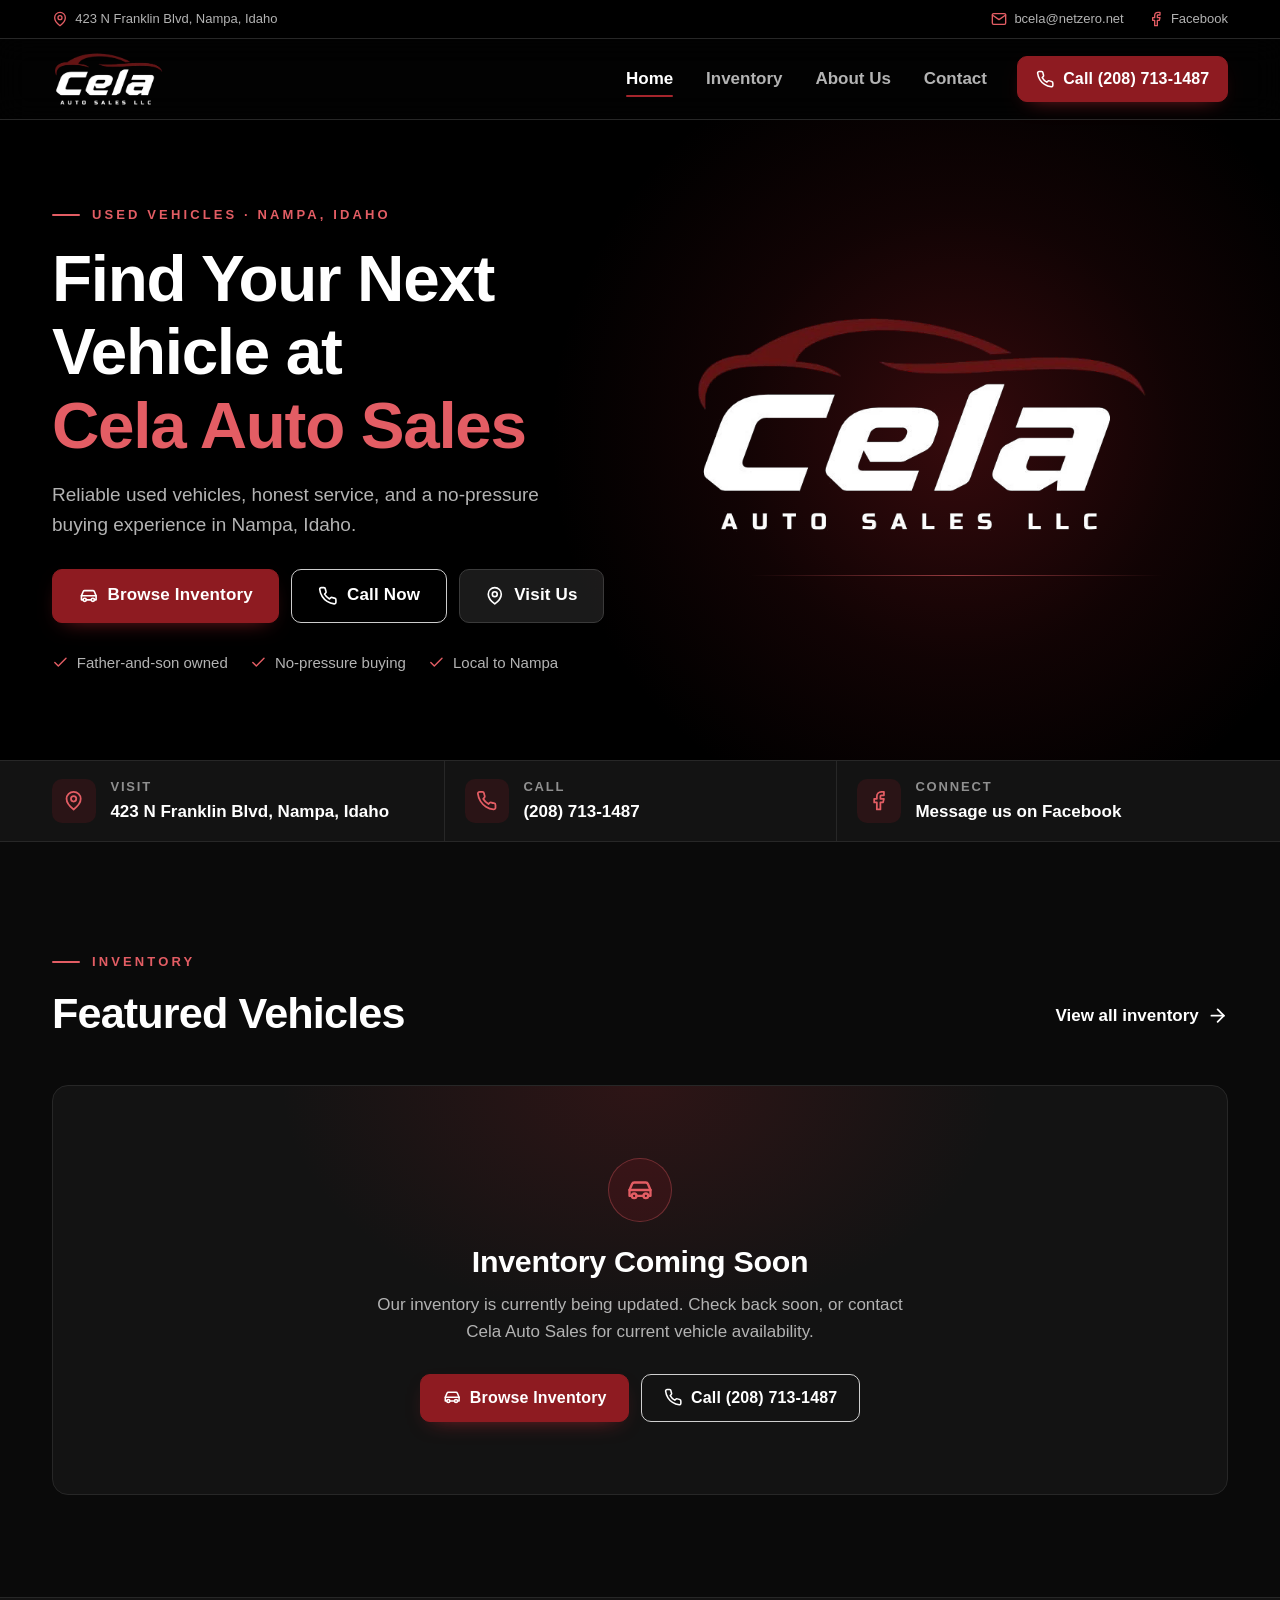
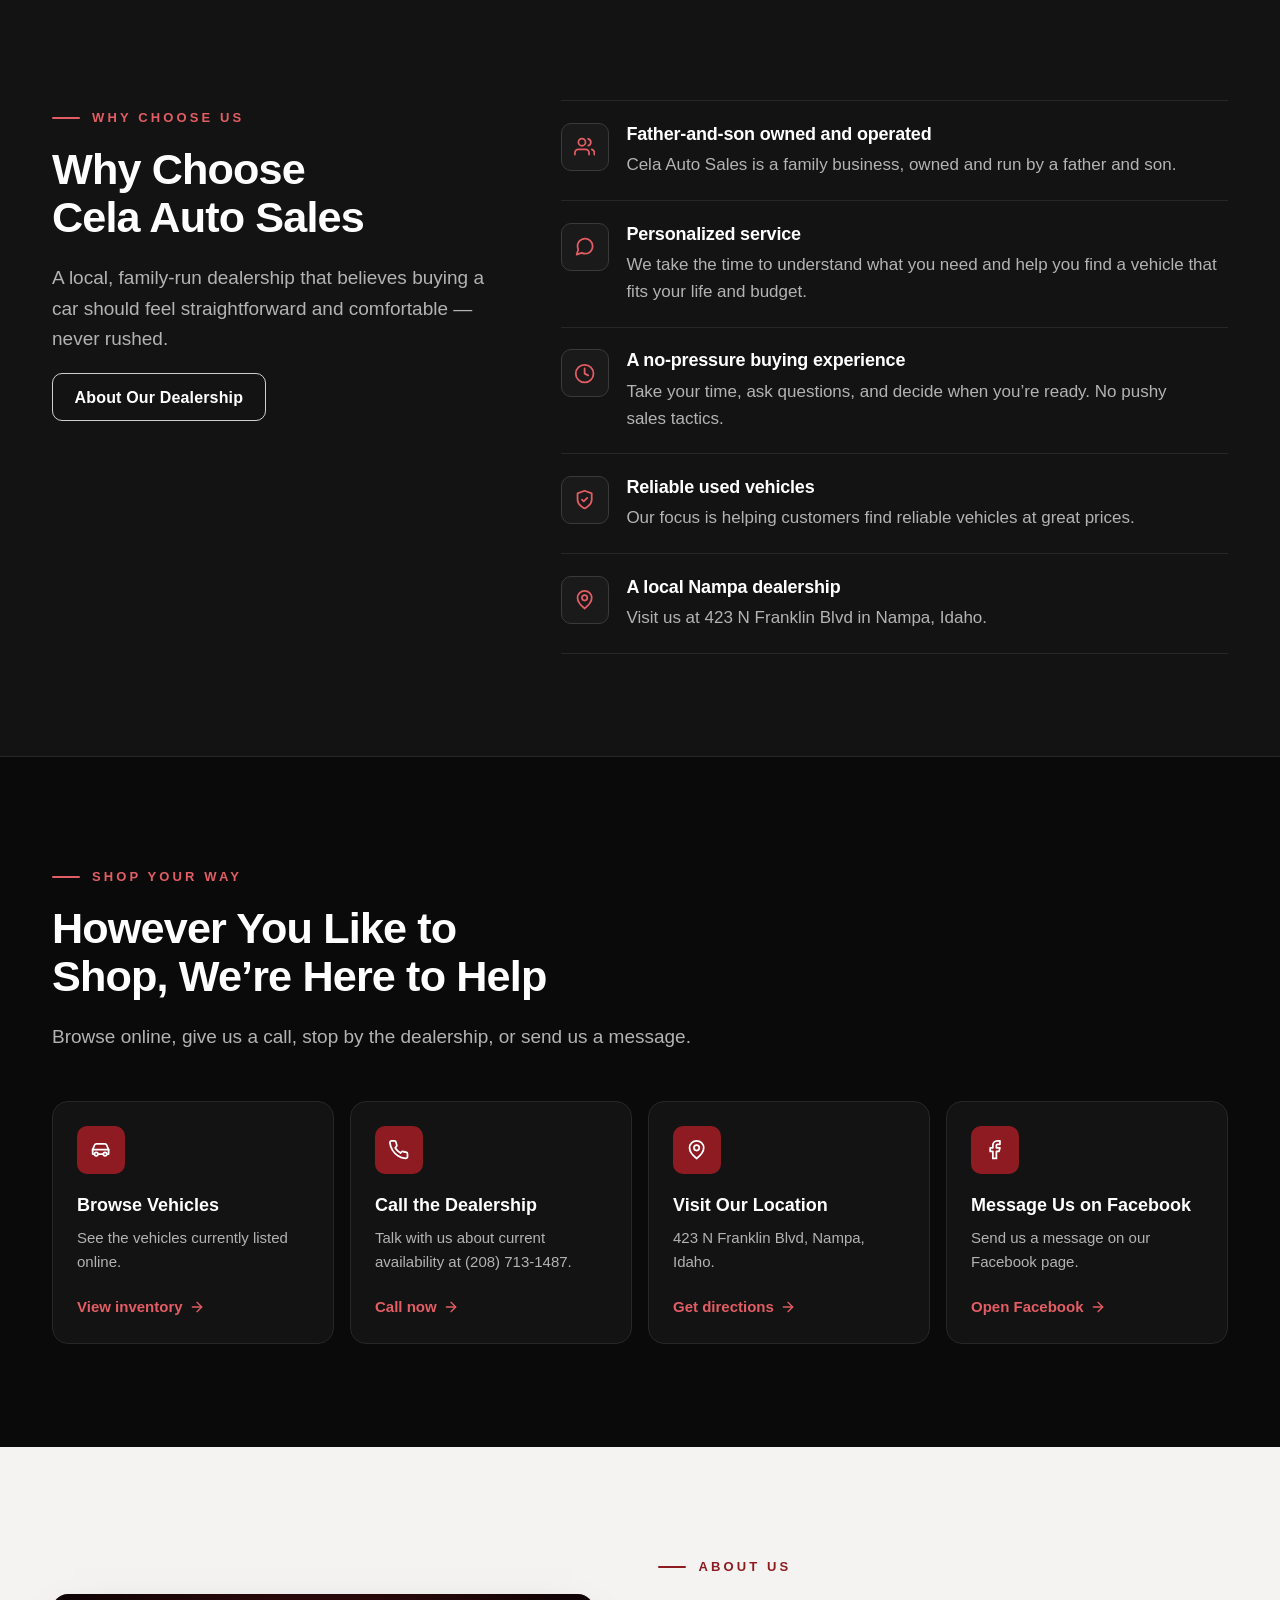
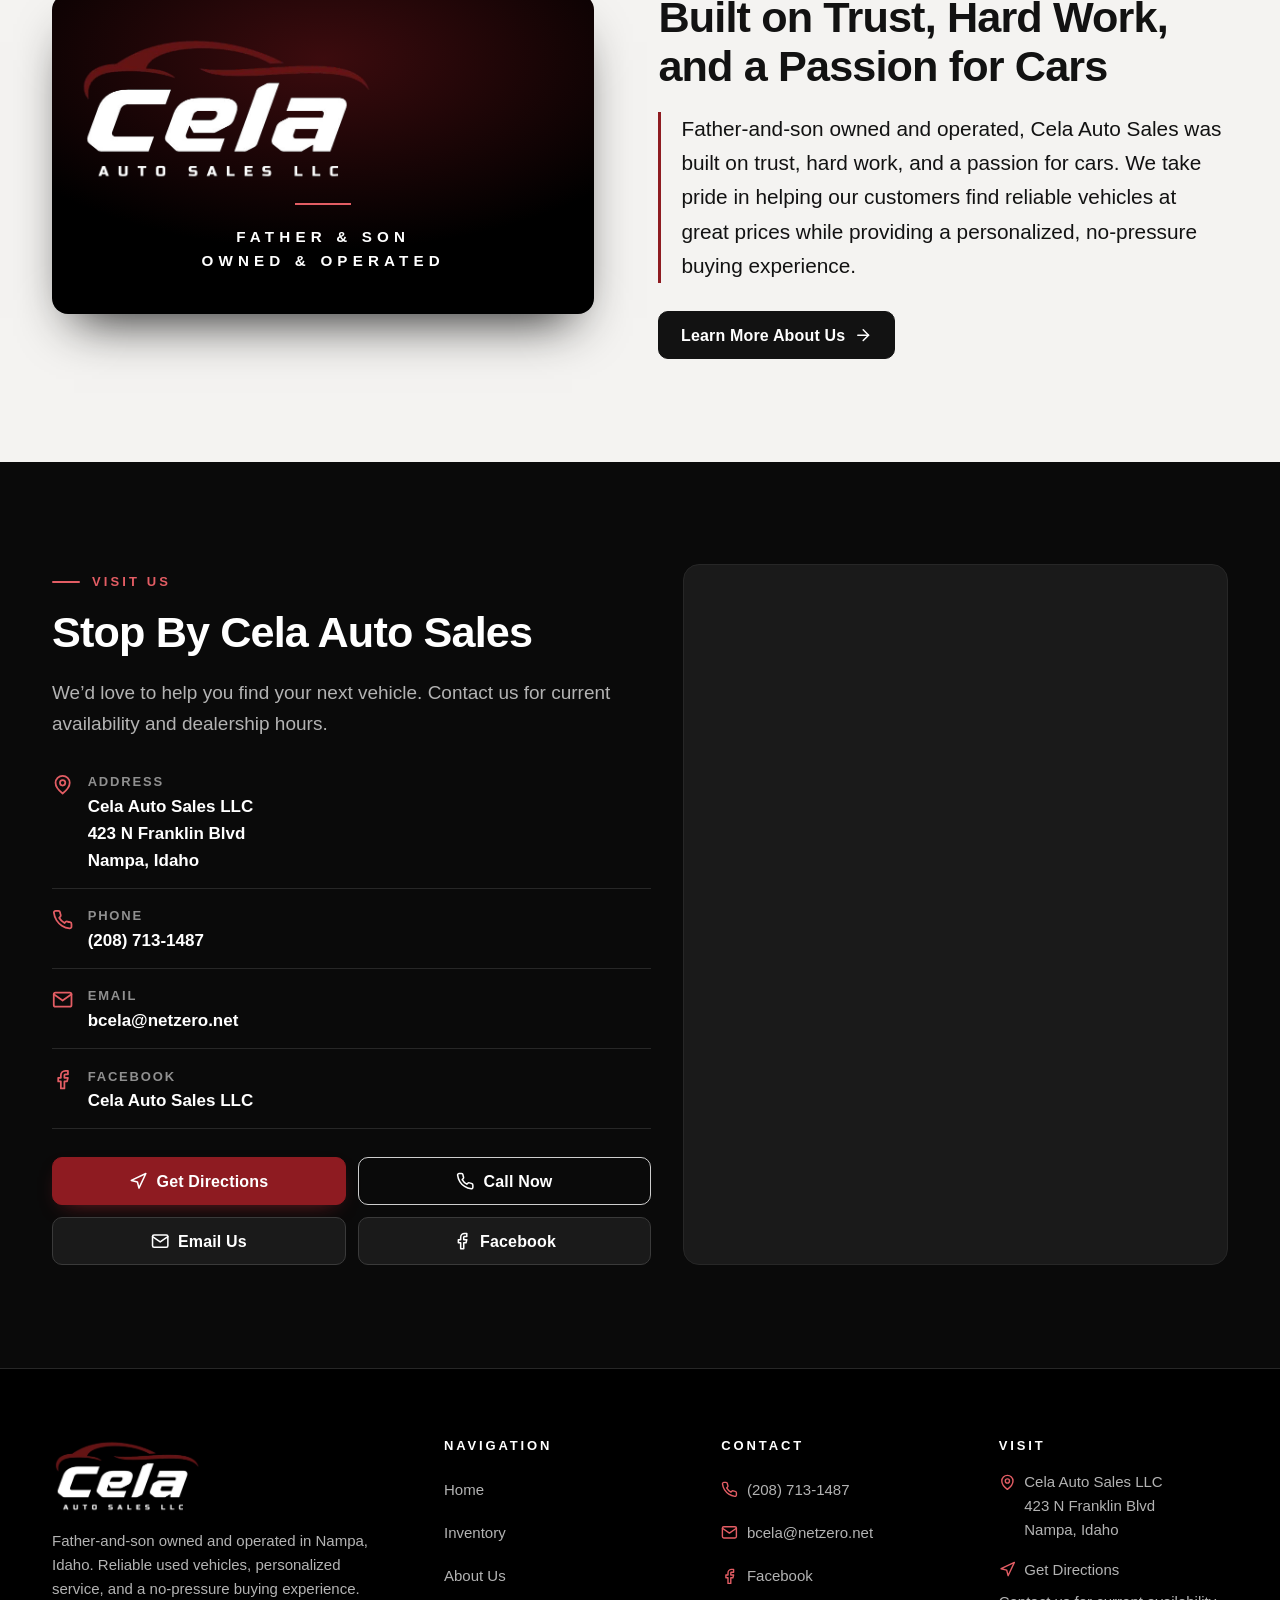
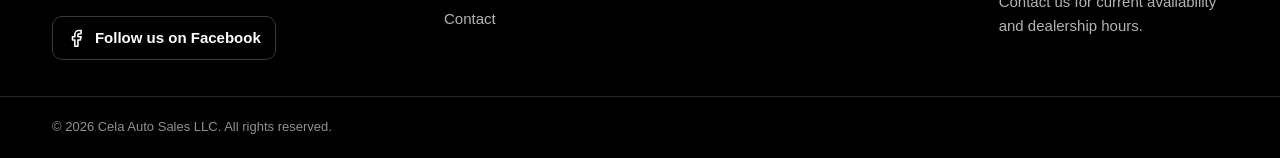
<file: index.html>
<!DOCTYPE html>
<html lang="en" class="no-js">
<head>
  <meta charset="utf-8">
  <meta name="robots" content="noindex, nofollow">
  <meta name="viewport" content="width=device-width, initial-scale=1, viewport-fit=cover">
  <title>Cela Auto Sales LLC | Used Cars in Nampa, Idaho</title>
  <meta name="description" content="Shop reliable used vehicles from Cela Auto Sales LLC in Nampa, Idaho. Father-and-son owned with personalized, no-pressure service.">
  <meta name="theme-color" content="#000000">
  <meta name="color-scheme" content="dark">
  <meta name="format-detection" content="telephone=no">

  <!-- Open Graph / social sharing -->
  <meta property="og:type" content="website">
  <meta property="og:site_name" content="Cela Auto Sales LLC">
  <meta property="og:locale" content="en_US">
  <meta property="og:title" content="Cela Auto Sales LLC | Used Cars in Nampa, Idaho">
  <meta property="og:description" content="Shop reliable used vehicles from Cela Auto Sales LLC in Nampa, Idaho. Father-and-son owned with personalized, no-pressure service.">
  <meta property="og:image" content="images/logo/og-image.jpg">
  <meta property="og:image:width" content="1200">
  <meta property="og:image:height" content="630">
  <meta property="og:image:alt" content="Cela Auto Sales LLC logo">
  <meta name="twitter:card" content="summary_large_image">

  <link rel="icon" type="image/png" sizes="48x48" href="images/logo/favicon-48.png">
  <link rel="icon" type="image/png" sizes="192x192" href="images/logo/icon-192.png">
  <link rel="apple-touch-icon" href="images/logo/apple-touch-icon.png">

  <link rel="stylesheet" href="css/styles.css">
  <link rel="stylesheet" href="css/responsive.css">
  <script>document.documentElement.className = document.documentElement.className.replace(/\bno-js\b/, 'js');</script>
  <script src="js/app.js" defer></script>
  <script src="js/vehicles.js" defer></script>
  <script src="js/supabase-config.js" defer></script>
  <script src="js/supabase-source.js" defer></script>
  <script src="js/inventory.js" defer></script>
  <script type="application/ld+json">
{
    "@context": "https://schema.org",
    "@type": "AutoDealer",
    "name": "Cela Auto Sales LLC",
    "description": "Father-and-son owned and operated used vehicle dealership in Nampa, Idaho, focused on reliable vehicles at great prices and a personalized, no-pressure buying experience.",
    "telephone": "+1-208-713-1487",
    "email": "bcela@netzero.net",
    "address": {
      "@type": "PostalAddress",
      "streetAddress": "423 N Franklin Blvd",
      "addressLocality": "Nampa",
      "addressRegion": "ID",
      "addressCountry": "US"
    },
    "sameAs": [
      "https://www.facebook.com/people/Cela-Auto-Sales-LLC/61590670534084/"
    ]
  }
  </script>
</head>
<body>
  <a class="skip-link" href="#main">Skip to main content</a>

  <section class="topbar" aria-label="Dealership contact information">
    <div class="container topbar__inner">
      <a class="topbar__item" href="https://www.google.com/maps/dir/?api=1&amp;destination=423+N+Franklin+Blvd%2C+Nampa%2C+ID" target="_blank" rel="noopener noreferrer"><svg class="icon" viewBox="0 0 24 24" aria-hidden="true" focusable="false"><path d="M20 10c0 6-8 12-8 12s-8-6-8-12a8 8 0 0 1 16 0z"/><circle cx="12" cy="10" r="3"/></svg>423 N Franklin Blvd, Nampa, Idaho<span class="visually-hidden"> (opens in a new tab)</span></a>
      <div class="topbar__links">
        <a href="mailto:bcela@netzero.net"><svg class="icon" viewBox="0 0 24 24" aria-hidden="true" focusable="false"><rect x="2" y="4" width="20" height="16" rx="2"/><path d="m22 6-10 7L2 6"/></svg>bcela@netzero.net</a>
        <a href="https://www.facebook.com/people/Cela-Auto-Sales-LLC/61590670534084/" target="_blank" rel="noopener noreferrer"><svg class="icon" viewBox="0 0 24 24" aria-hidden="true" focusable="false"><path d="M18 2h-3a5 5 0 0 0-5 5v3H7v4h3v8h4v-8h3l1-4h-4V7a1 1 0 0 1 1-1h3z"/></svg>Facebook<span class="visually-hidden"> (opens in a new tab)</span></a>
      </div>
    </div>
  </section>

  <header class="site-header" data-site-header>
    <div class="container site-header__inner">
      <a class="brand" href="index.html">
        <picture>
            <source srcset="images/logo/cela-logo.webp" type="image/webp">
            <img src="images/logo/cela-logo.png" width="632" height="313" alt="Cela Auto Sales LLC home">
          </picture>
      </a>

      <nav class="site-nav" aria-label="Main">
        <ul class="site-nav__list">
          <li><a href="index.html" aria-current="page">Home</a></li>
          <li><a href="inventory.html">Inventory</a></li>
          <li><a href="about.html">About Us</a></li>
          <li><a href="contact.html">Contact</a></li>
        </ul>
      </nav>

      <div class="site-header__actions">
        <a class="btn btn--primary header-call" href="tel:+12087131487">
          <svg class="icon" viewBox="0 0 24 24" aria-hidden="true" focusable="false"><path d="M22 16.92v3a2 2 0 0 1-2.18 2 19.79 19.79 0 0 1-8.63-3.07 19.5 19.5 0 0 1-6-6 19.79 19.79 0 0 1-3.07-8.67A2 2 0 0 1 4.11 2h3a2 2 0 0 1 2 1.72c.12.96.36 1.9.7 2.81a2 2 0 0 1-.45 2.11L8.09 9.91a16 16 0 0 0 6 6l1.27-1.27a2 2 0 0 1 2.11-.45c.91.34 1.85.58 2.81.7A2 2 0 0 1 22 16.92z"/></svg><span class="header-call__short">Call<span class="visually-hidden"> (208) 713-1487</span></span><span class="header-call__full">Call (208) 713-1487</span>
        </a>
        <button class="nav-toggle" type="button" data-nav-toggle aria-expanded="false" aria-controls="mobile-menu" aria-label="Open menu">
          <span class="nav-toggle__bars"></span>
        </button>
      </div>
    </div>

    <div class="mobile-menu" id="mobile-menu" hidden>
      <div class="container mobile-menu__inner">
        <nav aria-label="Mobile">
          <ul class="mobile-menu__list">
            <li><a href="index.html" aria-current="page">Home<svg class="icon" viewBox="0 0 24 24" aria-hidden="true" focusable="false"><path d="m9 18 6-6-6-6"/></svg></a></li>
            <li><a href="inventory.html">Inventory<svg class="icon" viewBox="0 0 24 24" aria-hidden="true" focusable="false"><path d="m9 18 6-6-6-6"/></svg></a></li>
            <li><a href="about.html">About Us<svg class="icon" viewBox="0 0 24 24" aria-hidden="true" focusable="false"><path d="m9 18 6-6-6-6"/></svg></a></li>
            <li><a href="contact.html">Contact<svg class="icon" viewBox="0 0 24 24" aria-hidden="true" focusable="false"><path d="m9 18 6-6-6-6"/></svg></a></li>
          </ul>
        </nav>
        <div class="mobile-menu__actions">
          <a class="btn btn--primary btn--lg" href="tel:+12087131487"><svg class="icon" viewBox="0 0 24 24" aria-hidden="true" focusable="false"><path d="M22 16.92v3a2 2 0 0 1-2.18 2 19.79 19.79 0 0 1-8.63-3.07 19.5 19.5 0 0 1-6-6 19.79 19.79 0 0 1-3.07-8.67A2 2 0 0 1 4.11 2h3a2 2 0 0 1 2 1.72c.12.96.36 1.9.7 2.81a2 2 0 0 1-.45 2.11L8.09 9.91a16 16 0 0 0 6 6l1.27-1.27a2 2 0 0 1 2.11-.45c.91.34 1.85.58 2.81.7A2 2 0 0 1 22 16.92z"/></svg>Call (208) 713-1487</a>
          <a class="btn btn--dark" href="https://www.facebook.com/people/Cela-Auto-Sales-LLC/61590670534084/" target="_blank" rel="noopener noreferrer"><svg class="icon" viewBox="0 0 24 24" aria-hidden="true" focusable="false"><path d="M18 2h-3a5 5 0 0 0-5 5v3H7v4h3v8h4v-8h3l1-4h-4V7a1 1 0 0 1 1-1h3z"/></svg>Facebook<span class="visually-hidden"> (opens in a new tab)</span></a>
        </div>
        <p class="mobile-menu__address"><svg class="icon" viewBox="0 0 24 24" aria-hidden="true" focusable="false"><path d="M20 10c0 6-8 12-8 12s-8-6-8-12a8 8 0 0 1 16 0z"/><circle cx="12" cy="10" r="3"/></svg><span>423 N Franklin Blvd<br>Nampa, Idaho</span></p>
      </div>
    </div>
  </header>

  <main id="main">
    <section class="hero" aria-labelledby="hero-title">
      <div class="container hero__inner">
        <div class="hero__brand">
          <picture>
            <source srcset="images/logo/cela-logo.webp" type="image/webp">
            <img class="hero__logo" src="images/logo/cela-logo.png" width="632" height="313" alt="" fetchpriority="high">
          </picture>
        </div>
        <div class="hero__content">
          <p class="eyebrow">Used Vehicles &middot; Nampa, Idaho</p>
          <h1 id="hero-title" class="hero__title">Find Your Next Vehicle at <span>Cela Auto Sales</span></h1>
          <p class="hero__lead">Reliable used vehicles, honest service, and a no-pressure buying experience in Nampa, Idaho.</p>
          <div class="btn-group btn-group--stack">
            <a class="btn btn--primary btn--lg" href="inventory.html"><svg class="icon" viewBox="0 0 24 24" aria-hidden="true" focusable="false"><path d="M5 17H3v-5l2.2-5.2A2 2 0 0 1 7.04 5.6h9.92a2 2 0 0 1 1.84 1.2L21 12v5h-2"/><path d="M3 12h18"/><circle cx="7" cy="17" r="2"/><circle cx="17" cy="17" r="2"/><path d="M9 17h6"/></svg>Browse Inventory</a>
            <a class="btn btn--outline btn--lg" href="tel:+12087131487"><svg class="icon" viewBox="0 0 24 24" aria-hidden="true" focusable="false"><path d="M22 16.92v3a2 2 0 0 1-2.18 2 19.79 19.79 0 0 1-8.63-3.07 19.5 19.5 0 0 1-6-6 19.79 19.79 0 0 1-3.07-8.67A2 2 0 0 1 4.11 2h3a2 2 0 0 1 2 1.72c.12.96.36 1.9.7 2.81a2 2 0 0 1-.45 2.11L8.09 9.91a16 16 0 0 0 6 6l1.27-1.27a2 2 0 0 1 2.11-.45c.91.34 1.85.58 2.81.7A2 2 0 0 1 22 16.92z"/></svg>Call Now</a>
            <a class="btn btn--dark btn--lg" href="https://www.google.com/maps/dir/?api=1&amp;destination=423+N+Franklin+Blvd%2C+Nampa%2C+ID" target="_blank" rel="noopener noreferrer"><svg class="icon" viewBox="0 0 24 24" aria-hidden="true" focusable="false"><path d="M20 10c0 6-8 12-8 12s-8-6-8-12a8 8 0 0 1 16 0z"/><circle cx="12" cy="10" r="3"/></svg>Visit Us<span class="visually-hidden"> (opens in a new tab)</span></a>
          </div>
          <ul class="hero__points">
            <li><svg class="icon" viewBox="0 0 24 24" aria-hidden="true" focusable="false"><path d="M20 6 9 17l-5-5"/></svg>Father-and-son owned</li>
            <li><svg class="icon" viewBox="0 0 24 24" aria-hidden="true" focusable="false"><path d="M20 6 9 17l-5-5"/></svg>No-pressure buying</li>
            <li><svg class="icon" viewBox="0 0 24 24" aria-hidden="true" focusable="false"><path d="M20 6 9 17l-5-5"/></svg>Local to Nampa</li>
          </ul>
        </div>
      </div>
    </section>

    <section class="info-strip" aria-label="Dealership contact details">
      <div class="container">
        <ul class="info-strip__list">
          <li>
            <a class="info-strip__item" href="https://www.google.com/maps/dir/?api=1&amp;destination=423+N+Franklin+Blvd%2C+Nampa%2C+ID" target="_blank" rel="noopener noreferrer">
              <span class="info-strip__icon"><svg class="icon" viewBox="0 0 24 24" aria-hidden="true" focusable="false"><path d="M20 10c0 6-8 12-8 12s-8-6-8-12a8 8 0 0 1 16 0z"/><circle cx="12" cy="10" r="3"/></svg></span>
              <span><span class="info-strip__label">Visit</span><span class="info-strip__value">423 N Franklin Blvd, Nampa, Idaho</span><span class="visually-hidden"> (opens in a new tab)</span></span>
            </a>
          </li>
          <li>
            <a class="info-strip__item" href="tel:+12087131487">
              <span class="info-strip__icon"><svg class="icon" viewBox="0 0 24 24" aria-hidden="true" focusable="false"><path d="M22 16.92v3a2 2 0 0 1-2.18 2 19.79 19.79 0 0 1-8.63-3.07 19.5 19.5 0 0 1-6-6 19.79 19.79 0 0 1-3.07-8.67A2 2 0 0 1 4.11 2h3a2 2 0 0 1 2 1.72c.12.96.36 1.9.7 2.81a2 2 0 0 1-.45 2.11L8.09 9.91a16 16 0 0 0 6 6l1.27-1.27a2 2 0 0 1 2.11-.45c.91.34 1.85.58 2.81.7A2 2 0 0 1 22 16.92z"/></svg></span>
              <span><span class="info-strip__label">Call</span><span class="info-strip__value">(208) 713-1487</span></span>
            </a>
          </li>
          <li>
            <a class="info-strip__item" href="https://www.facebook.com/people/Cela-Auto-Sales-LLC/61590670534084/" target="_blank" rel="noopener noreferrer">
              <span class="info-strip__icon"><svg class="icon" viewBox="0 0 24 24" aria-hidden="true" focusable="false"><path d="M18 2h-3a5 5 0 0 0-5 5v3H7v4h3v8h4v-8h3l1-4h-4V7a1 1 0 0 1 1-1h3z"/></svg></span>
              <span><span class="info-strip__label">Connect</span><span class="info-strip__value">Message us on Facebook</span><span class="visually-hidden"> (opens in a new tab)</span></span>
            </a>
          </li>
        </ul>
      </div>
    </section>

    <section class="section" aria-labelledby="featured-title">
      <div class="container">
        <div class="section-head section-head--split" data-reveal>
          <div>
            <p class="eyebrow">Inventory</p>
            <h2 id="featured-title">Featured Vehicles</h2>
          </div>
          <a class="link-arrow" href="inventory.html">View all inventory<svg class="icon" viewBox="0 0 24 24" aria-hidden="true" focusable="false"><path d="M5 12h14"/><path d="m12 5 7 7-7 7"/></svg></a>
        </div>
        <div class="vehicle-grid" data-featured-vehicles data-limit="3">
          <noscript>
            <div class="empty-state">
              <h2>Our inventory is being updated.</h2>
              <p>Please contact Cela Auto Sales for current vehicle availability.</p>
              <div class="btn-group">
                <a class="btn btn--primary" href="tel:+12087131487"><svg class="icon" viewBox="0 0 24 24" aria-hidden="true" focusable="false"><path d="M22 16.92v3a2 2 0 0 1-2.18 2 19.79 19.79 0 0 1-8.63-3.07 19.5 19.5 0 0 1-6-6 19.79 19.79 0 0 1-3.07-8.67A2 2 0 0 1 4.11 2h3a2 2 0 0 1 2 1.72c.12.96.36 1.9.7 2.81a2 2 0 0 1-.45 2.11L8.09 9.91a16 16 0 0 0 6 6l1.27-1.27a2 2 0 0 1 2.11-.45c.91.34 1.85.58 2.81.7A2 2 0 0 1 22 16.92z"/></svg>Call (208) 713-1487</a>
                <a class="btn btn--dark" href="https://www.facebook.com/people/Cela-Auto-Sales-LLC/61590670534084/" target="_blank" rel="noopener noreferrer"><svg class="icon" viewBox="0 0 24 24" aria-hidden="true" focusable="false"><path d="M18 2h-3a5 5 0 0 0-5 5v3H7v4h3v8h4v-8h3l1-4h-4V7a1 1 0 0 1 1-1h3z"/></svg>Facebook<span class="visually-hidden"> (opens in a new tab)</span></a>
                <a class="btn btn--dark" href="contact.html"><svg class="icon" viewBox="0 0 24 24" aria-hidden="true" focusable="false"><rect x="2" y="4" width="20" height="16" rx="2"/><path d="m22 6-10 7L2 6"/></svg>Contact Us</a>
              </div>
            </div>
          </noscript>
        </div>
      </div>
    </section>

    <section class="section section--surface" aria-labelledby="why-title">
      <div class="container why">
        <div class="why__intro" data-reveal>
          <p class="eyebrow">Why Choose Us</p>
          <h2 id="why-title">Why Choose Cela Auto Sales</h2>
          <p>A local, family-run dealership that believes buying a car should feel straightforward and comfortable &mdash; never rushed.</p>
          <a class="btn btn--outline" href="about.html">About Our Dealership</a>
        </div>
        <ul class="why__list">
          <li class="why__item" data-reveal>
            <span class="why__icon"><svg class="icon" viewBox="0 0 24 24" aria-hidden="true" focusable="false"><path d="M17 21v-2a4 4 0 0 0-4-4H5a4 4 0 0 0-4 4v2"/><circle cx="9" cy="7" r="4"/><path d="M23 21v-2a4 4 0 0 0-3-3.87"/><path d="M16 3.13a4 4 0 0 1 0 7.75"/></svg></span>
            <div>
              <h3>Father-and-son owned and operated</h3>
              <p>Cela Auto Sales is a family business, owned and run by a father and son.</p>
            </div>
          </li>
          <li class="why__item" data-reveal>
            <span class="why__icon"><svg class="icon" viewBox="0 0 24 24" aria-hidden="true" focusable="false"><path d="M21 11.5a8.38 8.38 0 0 1-.9 3.8 8.5 8.5 0 0 1-7.6 4.7 8.38 8.38 0 0 1-3.8-.9L3 21l1.9-5.7a8.38 8.38 0 0 1-.9-3.8 8.5 8.5 0 0 1 4.7-7.6 8.38 8.38 0 0 1 3.8-.9h.5a8.48 8.48 0 0 1 8 8v.5z"/></svg></span>
            <div>
              <h3>Personalized service</h3>
              <p>We take the time to understand what you need and help you find a vehicle that fits your life and budget.</p>
            </div>
          </li>
          <li class="why__item" data-reveal>
            <span class="why__icon"><svg class="icon" viewBox="0 0 24 24" aria-hidden="true" focusable="false"><circle cx="12" cy="12" r="10"/><path d="M12 6v6l4 2"/></svg></span>
            <div>
              <h3>A no-pressure buying experience</h3>
              <p>Take your time, ask questions, and decide when you&rsquo;re ready. No pushy sales tactics.</p>
            </div>
          </li>
          <li class="why__item" data-reveal>
            <span class="why__icon"><svg class="icon" viewBox="0 0 24 24" aria-hidden="true" focusable="false"><path d="M12 22s8-4 8-10V5l-8-3-8 3v7c0 6 8 10 8 10z"/><path d="m9 12 2 2 4-4"/></svg></span>
            <div>
              <h3>Reliable used vehicles</h3>
              <p>Our focus is helping customers find reliable vehicles at great prices.</p>
            </div>
          </li>
          <li class="why__item" data-reveal>
            <span class="why__icon"><svg class="icon" viewBox="0 0 24 24" aria-hidden="true" focusable="false"><path d="M20 10c0 6-8 12-8 12s-8-6-8-12a8 8 0 0 1 16 0z"/><circle cx="12" cy="10" r="3"/></svg></span>
            <div>
              <h3>A local Nampa dealership</h3>
              <p>Visit us at 423 N Franklin Blvd in Nampa, Idaho.</p>
            </div>
          </li>
        </ul>
      </div>
    </section>

    <section class="section" aria-labelledby="shop-title">
      <div class="container">
        <div class="section-head" data-reveal>
          <p class="eyebrow">Shop Your Way</p>
          <h2 id="shop-title">However You Like to Shop, We&rsquo;re Here to Help</h2>
          <p>Browse online, give us a call, stop by the dealership, or send us a message.</p>
        </div>
        <ul class="tiles">
          <li data-reveal>
            <a class="tile" href="inventory.html">
              <span class="tile__icon"><svg class="icon" viewBox="0 0 24 24" aria-hidden="true" focusable="false"><path d="M5 17H3v-5l2.2-5.2A2 2 0 0 1 7.04 5.6h9.92a2 2 0 0 1 1.84 1.2L21 12v5h-2"/><path d="M3 12h18"/><circle cx="7" cy="17" r="2"/><circle cx="17" cy="17" r="2"/><path d="M9 17h6"/></svg></span>
              <span class="tile__title">Browse Vehicles</span>
              <span class="tile__text">See the vehicles currently listed online.</span>
              <span class="tile__cta">View inventory<svg class="icon" viewBox="0 0 24 24" aria-hidden="true" focusable="false"><path d="M5 12h14"/><path d="m12 5 7 7-7 7"/></svg></span>
            </a>
          </li>
          <li data-reveal>
            <a class="tile" href="tel:+12087131487">
              <span class="tile__icon"><svg class="icon" viewBox="0 0 24 24" aria-hidden="true" focusable="false"><path d="M22 16.92v3a2 2 0 0 1-2.18 2 19.79 19.79 0 0 1-8.63-3.07 19.5 19.5 0 0 1-6-6 19.79 19.79 0 0 1-3.07-8.67A2 2 0 0 1 4.11 2h3a2 2 0 0 1 2 1.72c.12.96.36 1.9.7 2.81a2 2 0 0 1-.45 2.11L8.09 9.91a16 16 0 0 0 6 6l1.27-1.27a2 2 0 0 1 2.11-.45c.91.34 1.85.58 2.81.7A2 2 0 0 1 22 16.92z"/></svg></span>
              <span class="tile__title">Call the Dealership</span>
              <span class="tile__text">Talk with us about current availability at (208) 713-1487.</span>
              <span class="tile__cta">Call now<svg class="icon" viewBox="0 0 24 24" aria-hidden="true" focusable="false"><path d="M5 12h14"/><path d="m12 5 7 7-7 7"/></svg></span>
            </a>
          </li>
          <li data-reveal>
            <a class="tile" href="https://www.google.com/maps/dir/?api=1&amp;destination=423+N+Franklin+Blvd%2C+Nampa%2C+ID" target="_blank" rel="noopener noreferrer">
              <span class="tile__icon"><svg class="icon" viewBox="0 0 24 24" aria-hidden="true" focusable="false"><path d="M20 10c0 6-8 12-8 12s-8-6-8-12a8 8 0 0 1 16 0z"/><circle cx="12" cy="10" r="3"/></svg></span>
              <span class="tile__title">Visit Our Location</span>
              <span class="tile__text">423 N Franklin Blvd, Nampa, Idaho.</span>
              <span class="tile__cta">Get directions<svg class="icon" viewBox="0 0 24 24" aria-hidden="true" focusable="false"><path d="M5 12h14"/><path d="m12 5 7 7-7 7"/></svg></span><span class="visually-hidden"> (opens in a new tab)</span>
            </a>
          </li>
          <li data-reveal>
            <a class="tile" href="https://www.facebook.com/people/Cela-Auto-Sales-LLC/61590670534084/" target="_blank" rel="noopener noreferrer">
              <span class="tile__icon"><svg class="icon" viewBox="0 0 24 24" aria-hidden="true" focusable="false"><path d="M18 2h-3a5 5 0 0 0-5 5v3H7v4h3v8h4v-8h3l1-4h-4V7a1 1 0 0 1 1-1h3z"/></svg></span>
              <span class="tile__title">Message Us on Facebook</span>
              <span class="tile__text">Send us a message on our Facebook page.</span>
              <span class="tile__cta">Open Facebook<svg class="icon" viewBox="0 0 24 24" aria-hidden="true" focusable="false"><path d="M5 12h14"/><path d="m12 5 7 7-7 7"/></svg></span><span class="visually-hidden"> (opens in a new tab)</span>
            </a>
          </li>
        </ul>
      </div>
    </section>

    <section class="section section--paper" aria-labelledby="about-preview-title">
      <div class="container story">
        <div class="lockup" data-reveal>
          <picture>
            <source srcset="images/logo/cela-logo.webp" type="image/webp">
            <img src="images/logo/cela-logo.png" width="632" height="313" alt="" loading="lazy" decoding="async">
          </picture>
          <hr class="lockup__rule">
          <div>
            <p class="lockup__line">Father &amp; Son</p>
            <p class="lockup__line">Owned &amp; Operated</p>
          </div>
        </div>
        <div data-reveal>
          <p class="eyebrow">About Us</p>
          <h2 id="about-preview-title">Built on Trust, Hard Work, and a Passion for Cars</h2>
          <p class="story__quote">Father-and-son owned and operated, Cela Auto Sales was built on trust, hard work, and a passion for cars. We take pride in helping our customers find reliable vehicles at great prices while providing a personalized, no-pressure buying experience.</p>
          <a class="btn btn--ink" href="about.html">Learn More About Us<svg class="icon" viewBox="0 0 24 24" aria-hidden="true" focusable="false"><path d="M5 12h14"/><path d="m12 5 7 7-7 7"/></svg></a>
        </div>
      </div>
    </section>

    <section class="section" aria-labelledby="visit-title">
      <div class="container visit">
        <div data-reveal>
          <p class="eyebrow">Visit Us</p>
          <h2 id="visit-title">Stop By Cela Auto Sales</h2>
          <p class="lead">We&rsquo;d love to help you find your next vehicle. Contact us for current availability and dealership hours.</p>
          <ul class="contact-list">
            <li><svg class="icon" viewBox="0 0 24 24" aria-hidden="true" focusable="false"><path d="M20 10c0 6-8 12-8 12s-8-6-8-12a8 8 0 0 1 16 0z"/><circle cx="12" cy="10" r="3"/></svg><div><span class="contact-list__label">Address</span><address class="contact-list__value">Cela Auto Sales LLC<br>423 N Franklin Blvd<br>Nampa, Idaho</address></div></li>
            <li><svg class="icon" viewBox="0 0 24 24" aria-hidden="true" focusable="false"><path d="M22 16.92v3a2 2 0 0 1-2.18 2 19.79 19.79 0 0 1-8.63-3.07 19.5 19.5 0 0 1-6-6 19.79 19.79 0 0 1-3.07-8.67A2 2 0 0 1 4.11 2h3a2 2 0 0 1 2 1.72c.12.96.36 1.9.7 2.81a2 2 0 0 1-.45 2.11L8.09 9.91a16 16 0 0 0 6 6l1.27-1.27a2 2 0 0 1 2.11-.45c.91.34 1.85.58 2.81.7A2 2 0 0 1 22 16.92z"/></svg><div><span class="contact-list__label">Phone</span><a href="tel:+12087131487">(208) 713-1487</a></div></li>
            <li><svg class="icon" viewBox="0 0 24 24" aria-hidden="true" focusable="false"><rect x="2" y="4" width="20" height="16" rx="2"/><path d="m22 6-10 7L2 6"/></svg><div><span class="contact-list__label">Email</span><a href="mailto:bcela@netzero.net">bcela@netzero.net</a></div></li>
            <li><svg class="icon" viewBox="0 0 24 24" aria-hidden="true" focusable="false"><path d="M18 2h-3a5 5 0 0 0-5 5v3H7v4h3v8h4v-8h3l1-4h-4V7a1 1 0 0 1 1-1h3z"/></svg><div><span class="contact-list__label">Facebook</span><a href="https://www.facebook.com/people/Cela-Auto-Sales-LLC/61590670534084/" target="_blank" rel="noopener noreferrer">Cela Auto Sales LLC<span class="visually-hidden"> (opens in a new tab)</span></a></div></li>
          </ul>
          <div class="btn-group">
            <a class="btn btn--primary" href="https://www.google.com/maps/dir/?api=1&amp;destination=423+N+Franklin+Blvd%2C+Nampa%2C+ID" target="_blank" rel="noopener noreferrer"><svg class="icon" viewBox="0 0 24 24" aria-hidden="true" focusable="false"><polygon points="3 11 22 2 13 21 11 13 3 11"/></svg>Get Directions<span class="visually-hidden"> (opens in a new tab)</span></a>
            <a class="btn btn--outline" href="tel:+12087131487"><svg class="icon" viewBox="0 0 24 24" aria-hidden="true" focusable="false"><path d="M22 16.92v3a2 2 0 0 1-2.18 2 19.79 19.79 0 0 1-8.63-3.07 19.5 19.5 0 0 1-6-6 19.79 19.79 0 0 1-3.07-8.67A2 2 0 0 1 4.11 2h3a2 2 0 0 1 2 1.72c.12.96.36 1.9.7 2.81a2 2 0 0 1-.45 2.11L8.09 9.91a16 16 0 0 0 6 6l1.27-1.27a2 2 0 0 1 2.11-.45c.91.34 1.85.58 2.81.7A2 2 0 0 1 22 16.92z"/></svg>Call Now</a>
            <a class="btn btn--dark" href="mailto:bcela@netzero.net"><svg class="icon" viewBox="0 0 24 24" aria-hidden="true" focusable="false"><rect x="2" y="4" width="20" height="16" rx="2"/><path d="m22 6-10 7L2 6"/></svg>Email Us</a>
            <a class="btn btn--dark" href="https://www.facebook.com/people/Cela-Auto-Sales-LLC/61590670534084/" target="_blank" rel="noopener noreferrer"><svg class="icon" viewBox="0 0 24 24" aria-hidden="true" focusable="false"><path d="M18 2h-3a5 5 0 0 0-5 5v3H7v4h3v8h4v-8h3l1-4h-4V7a1 1 0 0 1 1-1h3z"/></svg>Facebook<span class="visually-hidden"> (opens in a new tab)</span></a>
          </div>
        </div>
        <div class="map-frame" data-reveal>
          <iframe src="https://maps.google.com/maps?q=423%20N%20Franklin%20Blvd%2C%20Nampa%2C%20ID&amp;z=15&amp;output=embed" title="Map showing Cela Auto Sales LLC at 423 N Franklin Blvd, Nampa, Idaho" loading="lazy" referrerpolicy="no-referrer-when-downgrade"></iframe>
        </div>
      </div>
    </section>
  </main>

  <footer class="site-footer">
    <div class="container site-footer__grid">
      <div class="site-footer__brand">
        <picture>
          <source srcset="images/logo/cela-logo.webp" type="image/webp">
          <img src="images/logo/cela-logo.png" width="632" height="313" alt="Cela Auto Sales LLC" loading="lazy" decoding="async">
        </picture>
        <p>Father-and-son owned and operated in Nampa, Idaho. Reliable used vehicles, personalized service, and a no-pressure buying experience.</p>
        <a class="social-link" href="https://www.facebook.com/people/Cela-Auto-Sales-LLC/61590670534084/" target="_blank" rel="noopener noreferrer"><svg class="icon" viewBox="0 0 24 24" aria-hidden="true" focusable="false"><path d="M18 2h-3a5 5 0 0 0-5 5v3H7v4h3v8h4v-8h3l1-4h-4V7a1 1 0 0 1 1-1h3z"/></svg>Follow us on Facebook<span class="visually-hidden"> (opens in a new tab)</span></a>
      </div>

      <nav aria-labelledby="footer-nav-title">
        <h2 id="footer-nav-title">Navigation</h2>
        <ul class="footer-links">
          <li><a href="index.html">Home</a></li>
          <li><a href="inventory.html">Inventory</a></li>
          <li><a href="about.html">About Us</a></li>
          <li><a href="contact.html">Contact</a></li>
        </ul>
      </nav>

      <div>
        <h2>Contact</h2>
        <ul class="footer-links">
          <li><a href="tel:+12087131487"><svg class="icon" viewBox="0 0 24 24" aria-hidden="true" focusable="false"><path d="M22 16.92v3a2 2 0 0 1-2.18 2 19.79 19.79 0 0 1-8.63-3.07 19.5 19.5 0 0 1-6-6 19.79 19.79 0 0 1-3.07-8.67A2 2 0 0 1 4.11 2h3a2 2 0 0 1 2 1.72c.12.96.36 1.9.7 2.81a2 2 0 0 1-.45 2.11L8.09 9.91a16 16 0 0 0 6 6l1.27-1.27a2 2 0 0 1 2.11-.45c.91.34 1.85.58 2.81.7A2 2 0 0 1 22 16.92z"/></svg>(208) 713-1487</a></li>
          <li><a href="mailto:bcela@netzero.net"><svg class="icon" viewBox="0 0 24 24" aria-hidden="true" focusable="false"><rect x="2" y="4" width="20" height="16" rx="2"/><path d="m22 6-10 7L2 6"/></svg>bcela@netzero.net</a></li>
          <li><a href="https://www.facebook.com/people/Cela-Auto-Sales-LLC/61590670534084/" target="_blank" rel="noopener noreferrer"><svg class="icon" viewBox="0 0 24 24" aria-hidden="true" focusable="false"><path d="M18 2h-3a5 5 0 0 0-5 5v3H7v4h3v8h4v-8h3l1-4h-4V7a1 1 0 0 1 1-1h3z"/></svg>Facebook<span class="visually-hidden"> (opens in a new tab)</span></a></li>
        </ul>
      </div>

      <div>
        <h2>Visit</h2>
        <address class="footer-address"><svg class="icon" viewBox="0 0 24 24" aria-hidden="true" focusable="false"><path d="M20 10c0 6-8 12-8 12s-8-6-8-12a8 8 0 0 1 16 0z"/><circle cx="12" cy="10" r="3"/></svg><span>Cela Auto Sales LLC<br>423 N Franklin Blvd<br>Nampa, Idaho</span></address>
        <ul class="footer-links">
          <li><a href="https://www.google.com/maps/dir/?api=1&amp;destination=423+N+Franklin+Blvd%2C+Nampa%2C+ID" target="_blank" rel="noopener noreferrer"><svg class="icon" viewBox="0 0 24 24" aria-hidden="true" focusable="false"><polygon points="3 11 22 2 13 21 11 13 3 11"/></svg>Get Directions<span class="visually-hidden"> (opens in a new tab)</span></a></li>
        </ul>
        <p>Contact us for current availability and dealership hours.</p>
      </div>
    </div>

    <div class="site-footer__bottom">
      <div class="container">
        <p>&copy; 2026 Cela Auto Sales LLC. All rights reserved.</p>
      </div>
    </div>
  </footer>
</body>
</html>
</file>
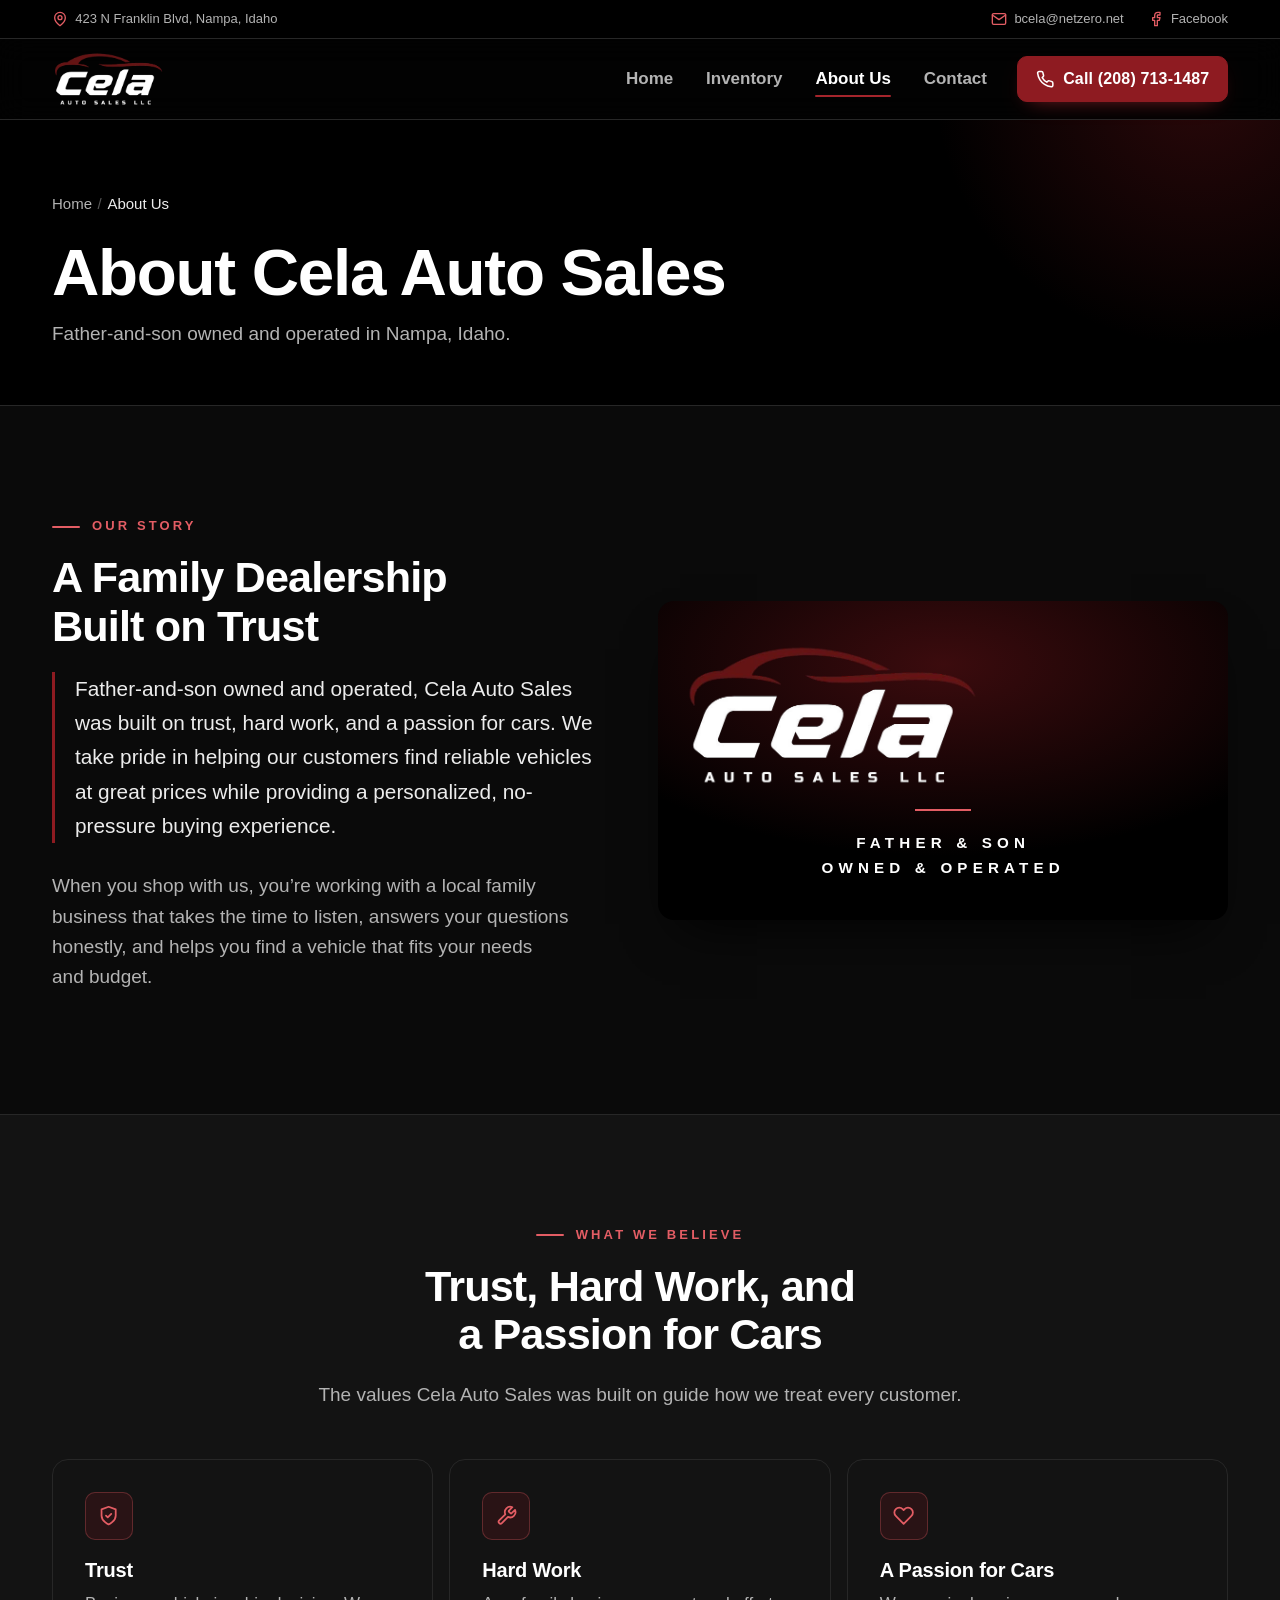
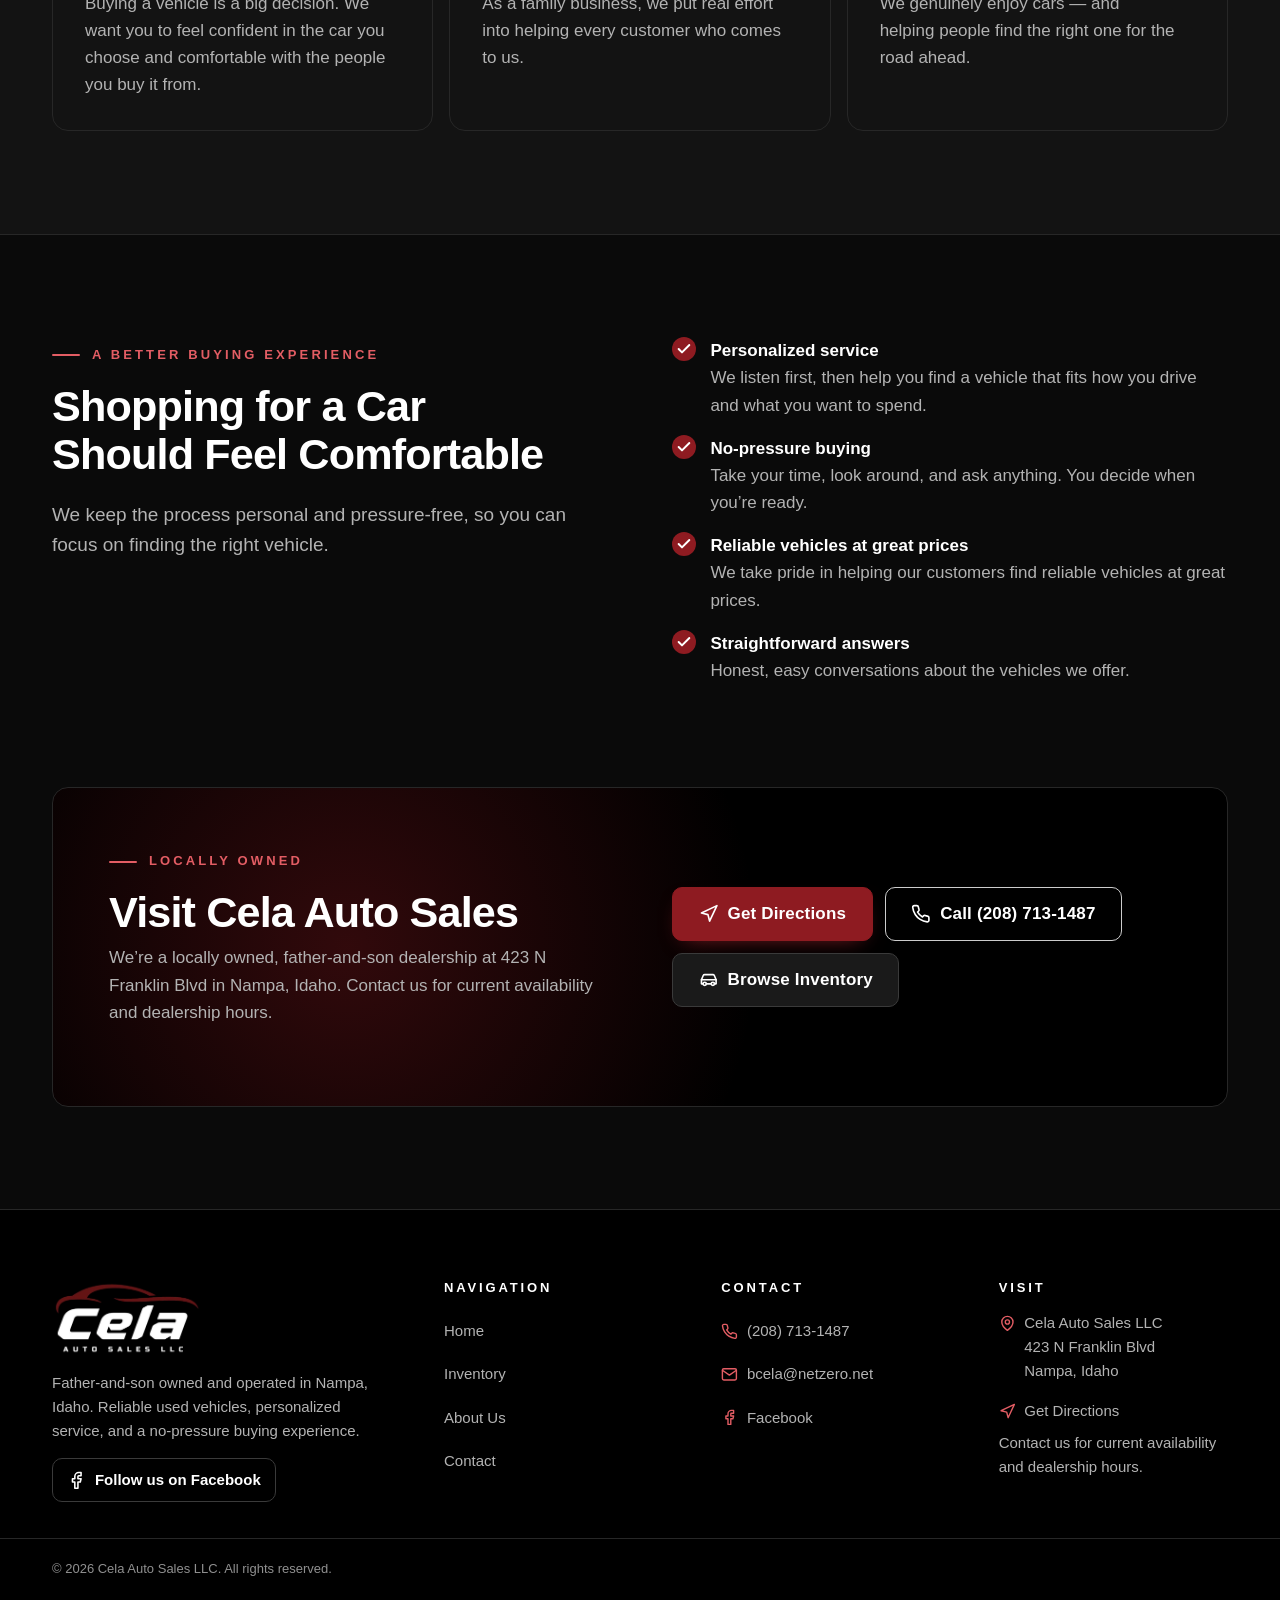
<file: about.html>
<!DOCTYPE html>
<html lang="en" class="no-js">
<head>
  <meta charset="utf-8">
  <meta name="robots" content="noindex, nofollow">
  <meta name="viewport" content="width=device-width, initial-scale=1, viewport-fit=cover">
  <title>About Cela Auto Sales LLC | Nampa, Idaho</title>
  <meta name="description" content="Father-and-son owned and operated, Cela Auto Sales in Nampa, Idaho was built on trust, hard work, and a passion for cars.">
  <meta name="theme-color" content="#000000">
  <meta name="color-scheme" content="dark">
  <meta name="format-detection" content="telephone=no">

  <!-- Open Graph / social sharing -->
  <meta property="og:type" content="website">
  <meta property="og:site_name" content="Cela Auto Sales LLC">
  <meta property="og:locale" content="en_US">
  <meta property="og:title" content="About Cela Auto Sales LLC | Nampa, Idaho">
  <meta property="og:description" content="Father-and-son owned and operated, Cela Auto Sales in Nampa, Idaho was built on trust, hard work, and a passion for cars.">
  <meta property="og:image" content="images/logo/og-image.jpg">
  <meta property="og:image:width" content="1200">
  <meta property="og:image:height" content="630">
  <meta property="og:image:alt" content="Cela Auto Sales LLC logo">
  <meta name="twitter:card" content="summary_large_image">

  <link rel="icon" type="image/png" sizes="48x48" href="images/logo/favicon-48.png">
  <link rel="icon" type="image/png" sizes="192x192" href="images/logo/icon-192.png">
  <link rel="apple-touch-icon" href="images/logo/apple-touch-icon.png">

  <link rel="stylesheet" href="css/styles.css">
  <link rel="stylesheet" href="css/responsive.css">
  <script>document.documentElement.className = document.documentElement.className.replace(/\bno-js\b/, 'js');</script>
  <script src="js/app.js" defer></script>
  <script type="application/ld+json">
{
    "@context": "https://schema.org",
    "@type": "AutoDealer",
    "name": "Cela Auto Sales LLC",
    "description": "Father-and-son owned and operated used vehicle dealership in Nampa, Idaho, focused on reliable vehicles at great prices and a personalized, no-pressure buying experience.",
    "telephone": "+1-208-713-1487",
    "email": "bcela@netzero.net",
    "address": {
      "@type": "PostalAddress",
      "streetAddress": "423 N Franklin Blvd",
      "addressLocality": "Nampa",
      "addressRegion": "ID",
      "addressCountry": "US"
    },
    "sameAs": [
      "https://www.facebook.com/people/Cela-Auto-Sales-LLC/61590670534084/"
    ]
  }
  </script>
</head>
<body>
  <a class="skip-link" href="#main">Skip to main content</a>

  <section class="topbar" aria-label="Dealership contact information">
    <div class="container topbar__inner">
      <a class="topbar__item" href="https://www.google.com/maps/dir/?api=1&amp;destination=423+N+Franklin+Blvd%2C+Nampa%2C+ID" target="_blank" rel="noopener noreferrer"><svg class="icon" viewBox="0 0 24 24" aria-hidden="true" focusable="false"><path d="M20 10c0 6-8 12-8 12s-8-6-8-12a8 8 0 0 1 16 0z"/><circle cx="12" cy="10" r="3"/></svg>423 N Franklin Blvd, Nampa, Idaho<span class="visually-hidden"> (opens in a new tab)</span></a>
      <div class="topbar__links">
        <a href="mailto:bcela@netzero.net"><svg class="icon" viewBox="0 0 24 24" aria-hidden="true" focusable="false"><rect x="2" y="4" width="20" height="16" rx="2"/><path d="m22 6-10 7L2 6"/></svg>bcela@netzero.net</a>
        <a href="https://www.facebook.com/people/Cela-Auto-Sales-LLC/61590670534084/" target="_blank" rel="noopener noreferrer"><svg class="icon" viewBox="0 0 24 24" aria-hidden="true" focusable="false"><path d="M18 2h-3a5 5 0 0 0-5 5v3H7v4h3v8h4v-8h3l1-4h-4V7a1 1 0 0 1 1-1h3z"/></svg>Facebook<span class="visually-hidden"> (opens in a new tab)</span></a>
      </div>
    </div>
  </section>

  <header class="site-header" data-site-header>
    <div class="container site-header__inner">
      <a class="brand" href="index.html">
        <picture>
            <source srcset="images/logo/cela-logo.webp" type="image/webp">
            <img src="images/logo/cela-logo.png" width="632" height="313" alt="Cela Auto Sales LLC home">
          </picture>
      </a>

      <nav class="site-nav" aria-label="Main">
        <ul class="site-nav__list">
          <li><a href="index.html">Home</a></li>
          <li><a href="inventory.html">Inventory</a></li>
          <li><a href="about.html" aria-current="page">About Us</a></li>
          <li><a href="contact.html">Contact</a></li>
        </ul>
      </nav>

      <div class="site-header__actions">
        <a class="btn btn--primary header-call" href="tel:+12087131487">
          <svg class="icon" viewBox="0 0 24 24" aria-hidden="true" focusable="false"><path d="M22 16.92v3a2 2 0 0 1-2.18 2 19.79 19.79 0 0 1-8.63-3.07 19.5 19.5 0 0 1-6-6 19.79 19.79 0 0 1-3.07-8.67A2 2 0 0 1 4.11 2h3a2 2 0 0 1 2 1.72c.12.96.36 1.9.7 2.81a2 2 0 0 1-.45 2.11L8.09 9.91a16 16 0 0 0 6 6l1.27-1.27a2 2 0 0 1 2.11-.45c.91.34 1.85.58 2.81.7A2 2 0 0 1 22 16.92z"/></svg><span class="header-call__short">Call<span class="visually-hidden"> (208) 713-1487</span></span><span class="header-call__full">Call (208) 713-1487</span>
        </a>
        <button class="nav-toggle" type="button" data-nav-toggle aria-expanded="false" aria-controls="mobile-menu" aria-label="Open menu">
          <span class="nav-toggle__bars"></span>
        </button>
      </div>
    </div>

    <div class="mobile-menu" id="mobile-menu" hidden>
      <div class="container mobile-menu__inner">
        <nav aria-label="Mobile">
          <ul class="mobile-menu__list">
            <li><a href="index.html">Home<svg class="icon" viewBox="0 0 24 24" aria-hidden="true" focusable="false"><path d="m9 18 6-6-6-6"/></svg></a></li>
            <li><a href="inventory.html">Inventory<svg class="icon" viewBox="0 0 24 24" aria-hidden="true" focusable="false"><path d="m9 18 6-6-6-6"/></svg></a></li>
            <li><a href="about.html" aria-current="page">About Us<svg class="icon" viewBox="0 0 24 24" aria-hidden="true" focusable="false"><path d="m9 18 6-6-6-6"/></svg></a></li>
            <li><a href="contact.html">Contact<svg class="icon" viewBox="0 0 24 24" aria-hidden="true" focusable="false"><path d="m9 18 6-6-6-6"/></svg></a></li>
          </ul>
        </nav>
        <div class="mobile-menu__actions">
          <a class="btn btn--primary btn--lg" href="tel:+12087131487"><svg class="icon" viewBox="0 0 24 24" aria-hidden="true" focusable="false"><path d="M22 16.92v3a2 2 0 0 1-2.18 2 19.79 19.79 0 0 1-8.63-3.07 19.5 19.5 0 0 1-6-6 19.79 19.79 0 0 1-3.07-8.67A2 2 0 0 1 4.11 2h3a2 2 0 0 1 2 1.72c.12.96.36 1.9.7 2.81a2 2 0 0 1-.45 2.11L8.09 9.91a16 16 0 0 0 6 6l1.27-1.27a2 2 0 0 1 2.11-.45c.91.34 1.85.58 2.81.7A2 2 0 0 1 22 16.92z"/></svg>Call (208) 713-1487</a>
          <a class="btn btn--dark" href="https://www.facebook.com/people/Cela-Auto-Sales-LLC/61590670534084/" target="_blank" rel="noopener noreferrer"><svg class="icon" viewBox="0 0 24 24" aria-hidden="true" focusable="false"><path d="M18 2h-3a5 5 0 0 0-5 5v3H7v4h3v8h4v-8h3l1-4h-4V7a1 1 0 0 1 1-1h3z"/></svg>Facebook<span class="visually-hidden"> (opens in a new tab)</span></a>
        </div>
        <p class="mobile-menu__address"><svg class="icon" viewBox="0 0 24 24" aria-hidden="true" focusable="false"><path d="M20 10c0 6-8 12-8 12s-8-6-8-12a8 8 0 0 1 16 0z"/><circle cx="12" cy="10" r="3"/></svg><span>423 N Franklin Blvd<br>Nampa, Idaho</span></p>
      </div>
    </div>
  </header>

  <main id="main">
    <section class="page-hero" aria-labelledby="page-title">
      <div class="container">
        <nav class="breadcrumb" aria-label="Breadcrumb">
          <ol>
            <li><a href="index.html">Home</a></li>
            <li><span aria-current="page">About Us</span></li>
          </ol>
        </nav>
        <h1 id="page-title">About Cela Auto Sales</h1>
        <p class="lead">Father-and-son owned and operated in Nampa, Idaho.</p>
      </div>
    </section>

    <section class="section" aria-labelledby="story-title">
      <div class="container story story--reverse">
        <div data-reveal>
          <p class="eyebrow">Our Story</p>
          <h2 id="story-title">A Family Dealership Built on Trust</h2>
          <p class="story__quote">Father-and-son owned and operated, Cela Auto Sales was built on trust, hard work, and a passion for cars. We take pride in helping our customers find reliable vehicles at great prices while providing a personalized, no-pressure buying experience.</p>
          <p class="lead">When you shop with us, you&rsquo;re working with a local family business that takes the time to listen, answers your questions honestly, and helps you find a vehicle that fits your needs and budget.</p>
        </div>
        <div class="lockup" data-reveal>
          <picture>
            <source srcset="images/logo/cela-logo.webp" type="image/webp">
            <img src="images/logo/cela-logo.png" width="632" height="313" alt="" loading="lazy" decoding="async">
          </picture>
          <hr class="lockup__rule">
          <div>
            <p class="lockup__line">Father &amp; Son</p>
            <p class="lockup__line">Owned &amp; Operated</p>
          </div>
        </div>
      </div>
    </section>

    <section class="section section--surface" aria-labelledby="believe-title">
      <div class="container">
        <div class="section-head section-head--center" data-reveal>
          <p class="eyebrow">What We Believe</p>
          <h2 id="believe-title">Trust, Hard Work, and a Passion for Cars</h2>
          <p>The values Cela Auto Sales was built on guide how we treat every customer.</p>
        </div>
        <div class="card-grid card-grid--3">
          <article class="card" data-reveal>
            <div class="card__icon"><svg class="icon" viewBox="0 0 24 24" aria-hidden="true" focusable="false"><path d="M12 22s8-4 8-10V5l-8-3-8 3v7c0 6 8 10 8 10z"/><path d="m9 12 2 2 4-4"/></svg></div>
            <h3>Trust</h3>
            <p>Buying a vehicle is a big decision. We want you to feel confident in the car you choose and comfortable with the people you buy it from.</p>
          </article>
          <article class="card" data-reveal>
            <div class="card__icon"><svg class="icon" viewBox="0 0 24 24" aria-hidden="true" focusable="false"><path d="M14.7 6.3a1 1 0 0 0 0 1.4l1.6 1.6a1 1 0 0 0 1.4 0l3.77-3.77a6 6 0 0 1-7.94 7.94l-6.91 6.91a2.12 2.12 0 0 1-3-3l6.91-6.91a6 6 0 0 1 7.94-7.94l-3.76 3.76z"/></svg></div>
            <h3>Hard Work</h3>
            <p>As a family business, we put real effort into helping every customer who comes to us.</p>
          </article>
          <article class="card" data-reveal>
            <div class="card__icon"><svg class="icon" viewBox="0 0 24 24" aria-hidden="true" focusable="false"><path d="M20.84 4.61a5.5 5.5 0 0 0-7.78 0L12 5.67l-1.06-1.06a5.5 5.5 0 0 0-7.78 7.78l1.06 1.06L12 21.23l7.78-7.78 1.06-1.06a5.5 5.5 0 0 0 0-7.78z"/></svg></div>
            <h3>A Passion for Cars</h3>
            <p>We genuinely enjoy cars &mdash; and helping people find the right one for the road ahead.</p>
          </article>
        </div>
      </div>
    </section>

    <section class="section" aria-labelledby="experience-title">
      <div class="container split">
        <div data-reveal>
          <p class="eyebrow">A Better Buying Experience</p>
          <h2 id="experience-title">Shopping for a Car Should Feel Comfortable</h2>
          <p class="lead">We keep the process personal and pressure-free, so you can focus on finding the right vehicle.</p>
        </div>
        <ul class="check-list" data-reveal>
          <li><svg class="icon" viewBox="0 0 24 24" aria-hidden="true" focusable="false"><path d="M20 6 9 17l-5-5"/></svg><div><strong>Personalized service</strong><span>We listen first, then help you find a vehicle that fits how you drive and what you want to spend.</span></div></li>
          <li><svg class="icon" viewBox="0 0 24 24" aria-hidden="true" focusable="false"><path d="M20 6 9 17l-5-5"/></svg><div><strong>No-pressure buying</strong><span>Take your time, look around, and ask anything. You decide when you&rsquo;re ready.</span></div></li>
          <li><svg class="icon" viewBox="0 0 24 24" aria-hidden="true" focusable="false"><path d="M20 6 9 17l-5-5"/></svg><div><strong>Reliable vehicles at great prices</strong><span>We take pride in helping our customers find reliable vehicles at great prices.</span></div></li>
          <li><svg class="icon" viewBox="0 0 24 24" aria-hidden="true" focusable="false"><path d="M20 6 9 17l-5-5"/></svg><div><strong>Straightforward answers</strong><span>Honest, easy conversations about the vehicles we offer.</span></div></li>
        </ul>
      </div>
    </section>

    <section class="section section--tight-top" aria-labelledby="visit-title">
      <div class="container">
        <div class="cta-band" data-reveal>
          <div class="split split--center">
            <div>
              <p class="eyebrow">Locally Owned</p>
              <h2 id="visit-title">Visit Cela Auto Sales</h2>
              <p>We&rsquo;re a locally owned, father-and-son dealership at 423 N Franklin Blvd in Nampa, Idaho. Contact us for current availability and dealership hours.</p>
            </div>
            <div class="btn-group">
              <a class="btn btn--primary btn--lg" href="https://www.google.com/maps/dir/?api=1&amp;destination=423+N+Franklin+Blvd%2C+Nampa%2C+ID" target="_blank" rel="noopener noreferrer"><svg class="icon" viewBox="0 0 24 24" aria-hidden="true" focusable="false"><polygon points="3 11 22 2 13 21 11 13 3 11"/></svg>Get Directions<span class="visually-hidden"> (opens in a new tab)</span></a>
              <a class="btn btn--outline btn--lg" href="tel:+12087131487"><svg class="icon" viewBox="0 0 24 24" aria-hidden="true" focusable="false"><path d="M22 16.92v3a2 2 0 0 1-2.18 2 19.79 19.79 0 0 1-8.63-3.07 19.5 19.5 0 0 1-6-6 19.79 19.79 0 0 1-3.07-8.67A2 2 0 0 1 4.11 2h3a2 2 0 0 1 2 1.72c.12.96.36 1.9.7 2.81a2 2 0 0 1-.45 2.11L8.09 9.91a16 16 0 0 0 6 6l1.27-1.27a2 2 0 0 1 2.11-.45c.91.34 1.85.58 2.81.7A2 2 0 0 1 22 16.92z"/></svg>Call (208) 713-1487</a>
              <a class="btn btn--dark btn--lg" href="inventory.html"><svg class="icon" viewBox="0 0 24 24" aria-hidden="true" focusable="false"><path d="M5 17H3v-5l2.2-5.2A2 2 0 0 1 7.04 5.6h9.92a2 2 0 0 1 1.84 1.2L21 12v5h-2"/><path d="M3 12h18"/><circle cx="7" cy="17" r="2"/><circle cx="17" cy="17" r="2"/><path d="M9 17h6"/></svg>Browse Inventory</a>
            </div>
          </div>
        </div>
      </div>
    </section>
  </main>

  <footer class="site-footer">
    <div class="container site-footer__grid">
      <div class="site-footer__brand">
        <picture>
          <source srcset="images/logo/cela-logo.webp" type="image/webp">
          <img src="images/logo/cela-logo.png" width="632" height="313" alt="Cela Auto Sales LLC" loading="lazy" decoding="async">
        </picture>
        <p>Father-and-son owned and operated in Nampa, Idaho. Reliable used vehicles, personalized service, and a no-pressure buying experience.</p>
        <a class="social-link" href="https://www.facebook.com/people/Cela-Auto-Sales-LLC/61590670534084/" target="_blank" rel="noopener noreferrer"><svg class="icon" viewBox="0 0 24 24" aria-hidden="true" focusable="false"><path d="M18 2h-3a5 5 0 0 0-5 5v3H7v4h3v8h4v-8h3l1-4h-4V7a1 1 0 0 1 1-1h3z"/></svg>Follow us on Facebook<span class="visually-hidden"> (opens in a new tab)</span></a>
      </div>

      <nav aria-labelledby="footer-nav-title">
        <h2 id="footer-nav-title">Navigation</h2>
        <ul class="footer-links">
          <li><a href="index.html">Home</a></li>
          <li><a href="inventory.html">Inventory</a></li>
          <li><a href="about.html">About Us</a></li>
          <li><a href="contact.html">Contact</a></li>
        </ul>
      </nav>

      <div>
        <h2>Contact</h2>
        <ul class="footer-links">
          <li><a href="tel:+12087131487"><svg class="icon" viewBox="0 0 24 24" aria-hidden="true" focusable="false"><path d="M22 16.92v3a2 2 0 0 1-2.18 2 19.79 19.79 0 0 1-8.63-3.07 19.5 19.5 0 0 1-6-6 19.79 19.79 0 0 1-3.07-8.67A2 2 0 0 1 4.11 2h3a2 2 0 0 1 2 1.72c.12.96.36 1.9.7 2.81a2 2 0 0 1-.45 2.11L8.09 9.91a16 16 0 0 0 6 6l1.27-1.27a2 2 0 0 1 2.11-.45c.91.34 1.85.58 2.81.7A2 2 0 0 1 22 16.92z"/></svg>(208) 713-1487</a></li>
          <li><a href="mailto:bcela@netzero.net"><svg class="icon" viewBox="0 0 24 24" aria-hidden="true" focusable="false"><rect x="2" y="4" width="20" height="16" rx="2"/><path d="m22 6-10 7L2 6"/></svg>bcela@netzero.net</a></li>
          <li><a href="https://www.facebook.com/people/Cela-Auto-Sales-LLC/61590670534084/" target="_blank" rel="noopener noreferrer"><svg class="icon" viewBox="0 0 24 24" aria-hidden="true" focusable="false"><path d="M18 2h-3a5 5 0 0 0-5 5v3H7v4h3v8h4v-8h3l1-4h-4V7a1 1 0 0 1 1-1h3z"/></svg>Facebook<span class="visually-hidden"> (opens in a new tab)</span></a></li>
        </ul>
      </div>

      <div>
        <h2>Visit</h2>
        <address class="footer-address"><svg class="icon" viewBox="0 0 24 24" aria-hidden="true" focusable="false"><path d="M20 10c0 6-8 12-8 12s-8-6-8-12a8 8 0 0 1 16 0z"/><circle cx="12" cy="10" r="3"/></svg><span>Cela Auto Sales LLC<br>423 N Franklin Blvd<br>Nampa, Idaho</span></address>
        <ul class="footer-links">
          <li><a href="https://www.google.com/maps/dir/?api=1&amp;destination=423+N+Franklin+Blvd%2C+Nampa%2C+ID" target="_blank" rel="noopener noreferrer"><svg class="icon" viewBox="0 0 24 24" aria-hidden="true" focusable="false"><polygon points="3 11 22 2 13 21 11 13 3 11"/></svg>Get Directions<span class="visually-hidden"> (opens in a new tab)</span></a></li>
        </ul>
        <p>Contact us for current availability and dealership hours.</p>
      </div>
    </div>

    <div class="site-footer__bottom">
      <div class="container">
        <p>&copy; 2026 Cela Auto Sales LLC. All rights reserved.</p>
      </div>
    </div>
  </footer>
</body>
</html>
</file>
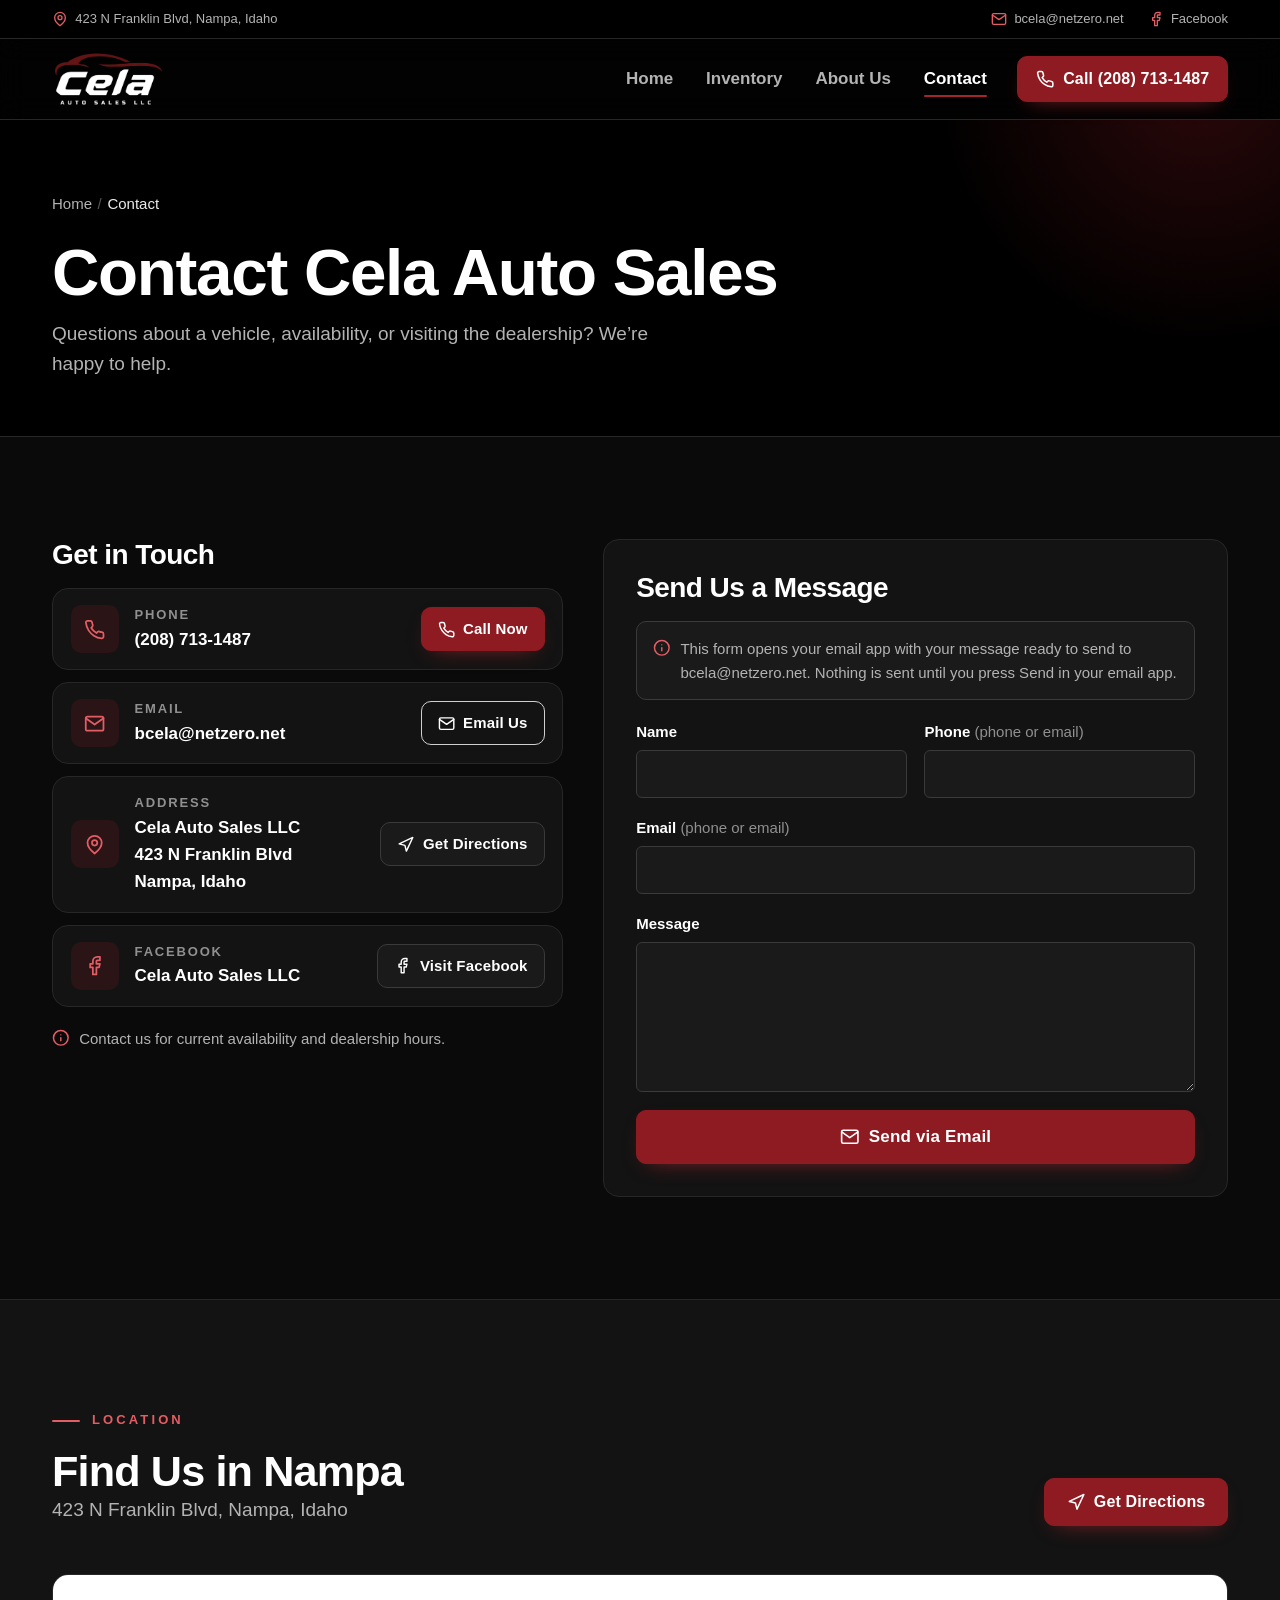
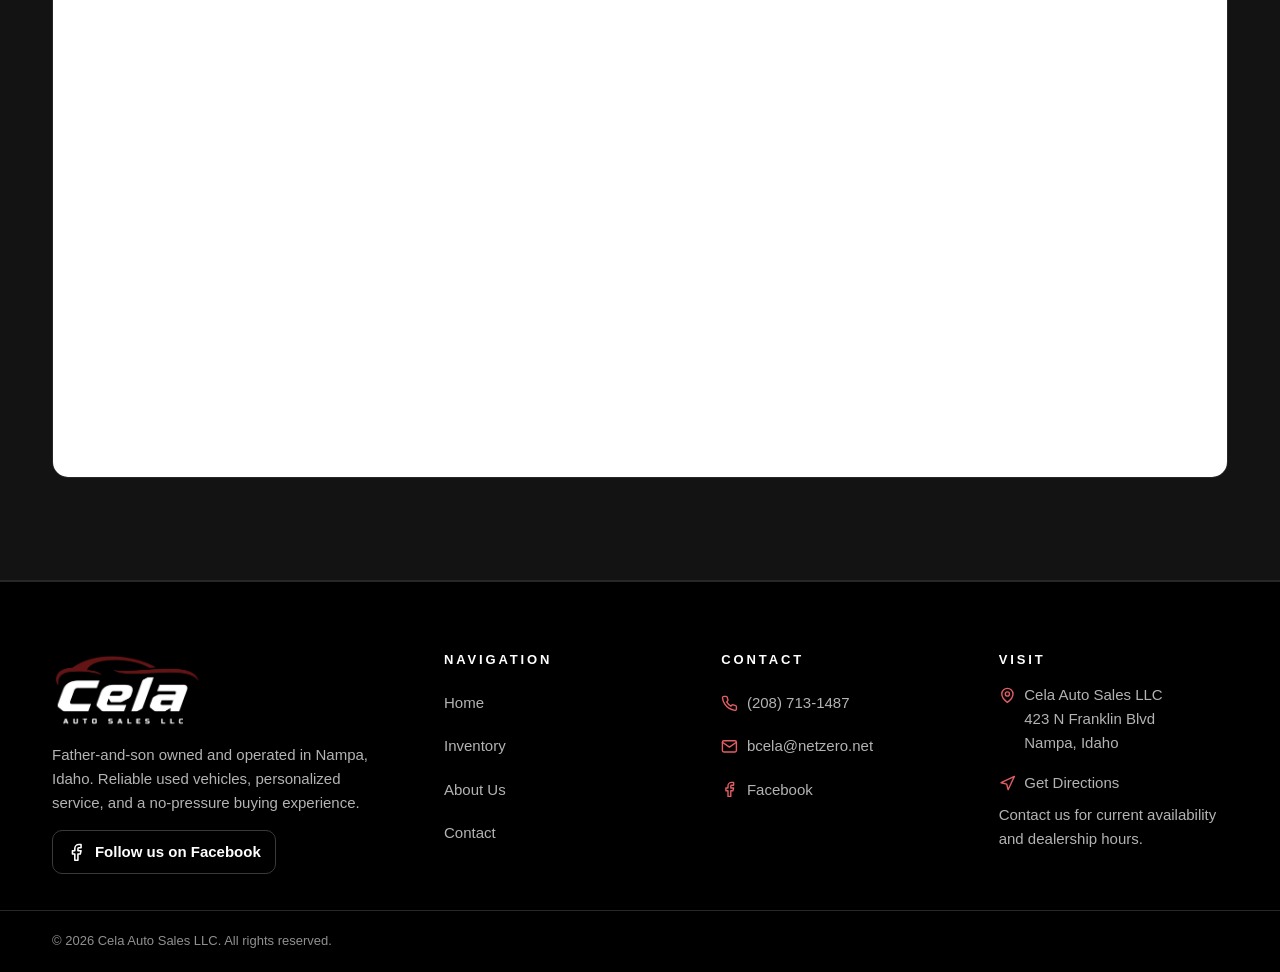
<file: contact.html>
<!DOCTYPE html>
<html lang="en" class="no-js">
<head>
  <meta charset="utf-8">
  <meta name="robots" content="noindex, nofollow">
  <meta name="viewport" content="width=device-width, initial-scale=1, viewport-fit=cover">
  <title>Contact Cela Auto Sales LLC | Nampa, Idaho</title>
  <meta name="description" content="Contact Cela Auto Sales LLC at 423 N Franklin Blvd, Nampa, Idaho. Call (208) 713-1487, email bcela@netzero.net, or message us on Facebook.">
  <meta name="theme-color" content="#000000">
  <meta name="color-scheme" content="dark">
  <meta name="format-detection" content="telephone=no">

  <!-- Open Graph / social sharing -->
  <meta property="og:type" content="website">
  <meta property="og:site_name" content="Cela Auto Sales LLC">
  <meta property="og:locale" content="en_US">
  <meta property="og:title" content="Contact Cela Auto Sales LLC | Nampa, Idaho">
  <meta property="og:description" content="Contact Cela Auto Sales LLC at 423 N Franklin Blvd, Nampa, Idaho. Call (208) 713-1487, email bcela@netzero.net, or message us on Facebook.">
  <meta property="og:image" content="images/logo/og-image.jpg">
  <meta property="og:image:width" content="1200">
  <meta property="og:image:height" content="630">
  <meta property="og:image:alt" content="Cela Auto Sales LLC logo">
  <meta name="twitter:card" content="summary_large_image">

  <link rel="icon" type="image/png" sizes="48x48" href="images/logo/favicon-48.png">
  <link rel="icon" type="image/png" sizes="192x192" href="images/logo/icon-192.png">
  <link rel="apple-touch-icon" href="images/logo/apple-touch-icon.png">

  <link rel="stylesheet" href="css/styles.css">
  <link rel="stylesheet" href="css/responsive.css">
  <script>document.documentElement.className = document.documentElement.className.replace(/\bno-js\b/, 'js');</script>
  <script src="js/app.js" defer></script>
  <script src="js/vehicles.js" defer></script>
  <script src="js/supabase-config.js" defer></script>
  <script src="js/supabase-source.js" defer></script>
  <script type="application/ld+json">
{
    "@context": "https://schema.org",
    "@type": "AutoDealer",
    "name": "Cela Auto Sales LLC",
    "description": "Father-and-son owned and operated used vehicle dealership in Nampa, Idaho, focused on reliable vehicles at great prices and a personalized, no-pressure buying experience.",
    "telephone": "+1-208-713-1487",
    "email": "bcela@netzero.net",
    "address": {
      "@type": "PostalAddress",
      "streetAddress": "423 N Franklin Blvd",
      "addressLocality": "Nampa",
      "addressRegion": "ID",
      "addressCountry": "US"
    },
    "sameAs": [
      "https://www.facebook.com/people/Cela-Auto-Sales-LLC/61590670534084/"
    ]
  }
  </script>
</head>
<body>
  <a class="skip-link" href="#main">Skip to main content</a>

  <section class="topbar" aria-label="Dealership contact information">
    <div class="container topbar__inner">
      <a class="topbar__item" href="https://www.google.com/maps/dir/?api=1&amp;destination=423+N+Franklin+Blvd%2C+Nampa%2C+ID" target="_blank" rel="noopener noreferrer"><svg class="icon" viewBox="0 0 24 24" aria-hidden="true" focusable="false"><path d="M20 10c0 6-8 12-8 12s-8-6-8-12a8 8 0 0 1 16 0z"/><circle cx="12" cy="10" r="3"/></svg>423 N Franklin Blvd, Nampa, Idaho<span class="visually-hidden"> (opens in a new tab)</span></a>
      <div class="topbar__links">
        <a href="mailto:bcela@netzero.net"><svg class="icon" viewBox="0 0 24 24" aria-hidden="true" focusable="false"><rect x="2" y="4" width="20" height="16" rx="2"/><path d="m22 6-10 7L2 6"/></svg>bcela@netzero.net</a>
        <a href="https://www.facebook.com/people/Cela-Auto-Sales-LLC/61590670534084/" target="_blank" rel="noopener noreferrer"><svg class="icon" viewBox="0 0 24 24" aria-hidden="true" focusable="false"><path d="M18 2h-3a5 5 0 0 0-5 5v3H7v4h3v8h4v-8h3l1-4h-4V7a1 1 0 0 1 1-1h3z"/></svg>Facebook<span class="visually-hidden"> (opens in a new tab)</span></a>
      </div>
    </div>
  </section>

  <header class="site-header" data-site-header>
    <div class="container site-header__inner">
      <a class="brand" href="index.html">
        <picture>
            <source srcset="images/logo/cela-logo.webp" type="image/webp">
            <img src="images/logo/cela-logo.png" width="632" height="313" alt="Cela Auto Sales LLC home">
          </picture>
      </a>

      <nav class="site-nav" aria-label="Main">
        <ul class="site-nav__list">
          <li><a href="index.html">Home</a></li>
          <li><a href="inventory.html">Inventory</a></li>
          <li><a href="about.html">About Us</a></li>
          <li><a href="contact.html" aria-current="page">Contact</a></li>
        </ul>
      </nav>

      <div class="site-header__actions">
        <a class="btn btn--primary header-call" href="tel:+12087131487">
          <svg class="icon" viewBox="0 0 24 24" aria-hidden="true" focusable="false"><path d="M22 16.92v3a2 2 0 0 1-2.18 2 19.79 19.79 0 0 1-8.63-3.07 19.5 19.5 0 0 1-6-6 19.79 19.79 0 0 1-3.07-8.67A2 2 0 0 1 4.11 2h3a2 2 0 0 1 2 1.72c.12.96.36 1.9.7 2.81a2 2 0 0 1-.45 2.11L8.09 9.91a16 16 0 0 0 6 6l1.27-1.27a2 2 0 0 1 2.11-.45c.91.34 1.85.58 2.81.7A2 2 0 0 1 22 16.92z"/></svg><span class="header-call__short">Call<span class="visually-hidden"> (208) 713-1487</span></span><span class="header-call__full">Call (208) 713-1487</span>
        </a>
        <button class="nav-toggle" type="button" data-nav-toggle aria-expanded="false" aria-controls="mobile-menu" aria-label="Open menu">
          <span class="nav-toggle__bars"></span>
        </button>
      </div>
    </div>

    <div class="mobile-menu" id="mobile-menu" hidden>
      <div class="container mobile-menu__inner">
        <nav aria-label="Mobile">
          <ul class="mobile-menu__list">
            <li><a href="index.html">Home<svg class="icon" viewBox="0 0 24 24" aria-hidden="true" focusable="false"><path d="m9 18 6-6-6-6"/></svg></a></li>
            <li><a href="inventory.html">Inventory<svg class="icon" viewBox="0 0 24 24" aria-hidden="true" focusable="false"><path d="m9 18 6-6-6-6"/></svg></a></li>
            <li><a href="about.html">About Us<svg class="icon" viewBox="0 0 24 24" aria-hidden="true" focusable="false"><path d="m9 18 6-6-6-6"/></svg></a></li>
            <li><a href="contact.html" aria-current="page">Contact<svg class="icon" viewBox="0 0 24 24" aria-hidden="true" focusable="false"><path d="m9 18 6-6-6-6"/></svg></a></li>
          </ul>
        </nav>
        <div class="mobile-menu__actions">
          <a class="btn btn--primary btn--lg" href="tel:+12087131487"><svg class="icon" viewBox="0 0 24 24" aria-hidden="true" focusable="false"><path d="M22 16.92v3a2 2 0 0 1-2.18 2 19.79 19.79 0 0 1-8.63-3.07 19.5 19.5 0 0 1-6-6 19.79 19.79 0 0 1-3.07-8.67A2 2 0 0 1 4.11 2h3a2 2 0 0 1 2 1.72c.12.96.36 1.9.7 2.81a2 2 0 0 1-.45 2.11L8.09 9.91a16 16 0 0 0 6 6l1.27-1.27a2 2 0 0 1 2.11-.45c.91.34 1.85.58 2.81.7A2 2 0 0 1 22 16.92z"/></svg>Call (208) 713-1487</a>
          <a class="btn btn--dark" href="https://www.facebook.com/people/Cela-Auto-Sales-LLC/61590670534084/" target="_blank" rel="noopener noreferrer"><svg class="icon" viewBox="0 0 24 24" aria-hidden="true" focusable="false"><path d="M18 2h-3a5 5 0 0 0-5 5v3H7v4h3v8h4v-8h3l1-4h-4V7a1 1 0 0 1 1-1h3z"/></svg>Facebook<span class="visually-hidden"> (opens in a new tab)</span></a>
        </div>
        <p class="mobile-menu__address"><svg class="icon" viewBox="0 0 24 24" aria-hidden="true" focusable="false"><path d="M20 10c0 6-8 12-8 12s-8-6-8-12a8 8 0 0 1 16 0z"/><circle cx="12" cy="10" r="3"/></svg><span>423 N Franklin Blvd<br>Nampa, Idaho</span></p>
      </div>
    </div>
  </header>

  <main id="main">
    <section class="page-hero" aria-labelledby="page-title">
      <div class="container">
        <nav class="breadcrumb" aria-label="Breadcrumb">
          <ol>
            <li><a href="index.html">Home</a></li>
            <li><span aria-current="page">Contact</span></li>
          </ol>
        </nav>
        <h1 id="page-title">Contact Cela Auto Sales</h1>
        <p class="lead">Questions about a vehicle, availability, or visiting the dealership? We&rsquo;re happy to help.</p>
      </div>
    </section>

    <section class="section" aria-label="Contact options">
      <div class="container contact-layout">
        <div>
          <h2 class="contact-heading">Get in Touch</h2>
          <ul class="method-list">
            <li class="method">
              <span class="method__icon"><svg class="icon" viewBox="0 0 24 24" aria-hidden="true" focusable="false"><path d="M22 16.92v3a2 2 0 0 1-2.18 2 19.79 19.79 0 0 1-8.63-3.07 19.5 19.5 0 0 1-6-6 19.79 19.79 0 0 1-3.07-8.67A2 2 0 0 1 4.11 2h3a2 2 0 0 1 2 1.72c.12.96.36 1.9.7 2.81a2 2 0 0 1-.45 2.11L8.09 9.91a16 16 0 0 0 6 6l1.27-1.27a2 2 0 0 1 2.11-.45c.91.34 1.85.58 2.81.7A2 2 0 0 1 22 16.92z"/></svg></span>
              <div><span class="method__label">Phone</span><span class="method__value">(208) 713-1487</span></div>
              <a class="btn btn--primary btn--sm" href="tel:+12087131487"><svg class="icon" viewBox="0 0 24 24" aria-hidden="true" focusable="false"><path d="M22 16.92v3a2 2 0 0 1-2.18 2 19.79 19.79 0 0 1-8.63-3.07 19.5 19.5 0 0 1-6-6 19.79 19.79 0 0 1-3.07-8.67A2 2 0 0 1 4.11 2h3a2 2 0 0 1 2 1.72c.12.96.36 1.9.7 2.81a2 2 0 0 1-.45 2.11L8.09 9.91a16 16 0 0 0 6 6l1.27-1.27a2 2 0 0 1 2.11-.45c.91.34 1.85.58 2.81.7A2 2 0 0 1 22 16.92z"/></svg>Call Now</a>
            </li>
            <li class="method">
              <span class="method__icon"><svg class="icon" viewBox="0 0 24 24" aria-hidden="true" focusable="false"><rect x="2" y="4" width="20" height="16" rx="2"/><path d="m22 6-10 7L2 6"/></svg></span>
              <div><span class="method__label">Email</span><span class="method__value">bcela@netzero.net</span></div>
              <a class="btn btn--outline btn--sm" href="mailto:bcela@netzero.net"><svg class="icon" viewBox="0 0 24 24" aria-hidden="true" focusable="false"><rect x="2" y="4" width="20" height="16" rx="2"/><path d="m22 6-10 7L2 6"/></svg>Email Us</a>
            </li>
            <li class="method">
              <span class="method__icon"><svg class="icon" viewBox="0 0 24 24" aria-hidden="true" focusable="false"><path d="M20 10c0 6-8 12-8 12s-8-6-8-12a8 8 0 0 1 16 0z"/><circle cx="12" cy="10" r="3"/></svg></span>
              <div><span class="method__label">Address</span><address class="method__value">Cela Auto Sales LLC<br>423 N Franklin Blvd<br>Nampa, Idaho</address></div>
              <a class="btn btn--dark btn--sm" href="https://www.google.com/maps/dir/?api=1&amp;destination=423+N+Franklin+Blvd%2C+Nampa%2C+ID" target="_blank" rel="noopener noreferrer"><svg class="icon" viewBox="0 0 24 24" aria-hidden="true" focusable="false"><polygon points="3 11 22 2 13 21 11 13 3 11"/></svg>Get Directions<span class="visually-hidden"> (opens in a new tab)</span></a>
            </li>
            <li class="method">
              <span class="method__icon"><svg class="icon" viewBox="0 0 24 24" aria-hidden="true" focusable="false"><path d="M18 2h-3a5 5 0 0 0-5 5v3H7v4h3v8h4v-8h3l1-4h-4V7a1 1 0 0 1 1-1h3z"/></svg></span>
              <div><span class="method__label">Facebook</span><span class="method__value">Cela Auto Sales LLC</span></div>
              <a class="btn btn--dark btn--sm" href="https://www.facebook.com/people/Cela-Auto-Sales-LLC/61590670534084/" target="_blank" rel="noopener noreferrer"><svg class="icon" viewBox="0 0 24 24" aria-hidden="true" focusable="false"><path d="M18 2h-3a5 5 0 0 0-5 5v3H7v4h3v8h4v-8h3l1-4h-4V7a1 1 0 0 1 1-1h3z"/></svg>Visit Facebook<span class="visually-hidden"> (opens in a new tab)</span></a>
            </li>
          </ul>
          <p class="note"><svg class="icon" viewBox="0 0 24 24" aria-hidden="true" focusable="false"><circle cx="12" cy="12" r="10"/><path d="M12 16v-4"/><path d="M12 8h.01"/></svg><span>Contact us for current availability and dealership hours.</span></p>
        </div>

        <div class="card form-card">
          <h2 class="contact-heading">Send Us a Message</h2>
          <p class="form-note"><svg class="icon" viewBox="0 0 24 24" aria-hidden="true" focusable="false"><circle cx="12" cy="12" r="10"/><path d="M12 16v-4"/><path d="M12 8h.01"/></svg><span>This form opens your email app with your message ready to send to bcela@netzero.net. Nothing is sent until you press Send in your email app.</span></p>
          <form class="form" data-contact-form action="mailto:bcela@netzero.net" method="post" enctype="text/plain" novalidate>
            <div class="form-grid form-grid--2">
              <div class="field">
                <label class="field-label" for="contact-name">Name</label>
                <input class="input" type="text" id="contact-name" name="name" autocomplete="name" required aria-describedby="contact-name-error">
                <p class="field-error" id="contact-name-error" hidden></p>
              </div>
              <div class="field">
                <label class="field-label" for="contact-phone">Phone <span class="field-optional">(phone or email)</span></label>
                <input class="input" type="tel" id="contact-phone" name="phone" autocomplete="tel" inputmode="tel" aria-describedby="contact-phone-error">
                <p class="field-error" id="contact-phone-error" hidden></p>
              </div>
            </div>
            <div class="field">
              <label class="field-label" for="contact-email">Email <span class="field-optional">(phone or email)</span></label>
              <input class="input" type="email" id="contact-email" name="email" autocomplete="email" aria-describedby="contact-email-error">
              <p class="field-error" id="contact-email-error" hidden></p>
            </div>
            <div class="field">
              <label class="field-label" for="contact-message">Message</label>
              <textarea class="textarea" id="contact-message" name="message" rows="5" required aria-describedby="contact-message-error"></textarea>
              <p class="field-error" id="contact-message-error" hidden></p>
            </div>
            <p class="form-status" data-form-status role="status"></p>
            <button type="submit" class="btn btn--primary btn--lg btn--block"><svg class="icon" viewBox="0 0 24 24" aria-hidden="true" focusable="false"><rect x="2" y="4" width="20" height="16" rx="2"/><path d="m22 6-10 7L2 6"/></svg>Send via Email</button>
          </form>
        </div>
      </div>
    </section>

    <section class="section section--surface" aria-labelledby="map-title">
      <div class="container">
        <div class="section-head section-head--split" data-reveal>
          <div>
            <p class="eyebrow">Location</p>
            <h2 id="map-title">Find Us in Nampa</h2>
            <p>423 N Franklin Blvd, Nampa, Idaho</p>
          </div>
          <a class="btn btn--primary" href="https://www.google.com/maps/dir/?api=1&amp;destination=423+N+Franklin+Blvd%2C+Nampa%2C+ID" target="_blank" rel="noopener noreferrer"><svg class="icon" viewBox="0 0 24 24" aria-hidden="true" focusable="false"><polygon points="3 11 22 2 13 21 11 13 3 11"/></svg>Get Directions<span class="visually-hidden"> (opens in a new tab)</span></a>
        </div>
        <div class="map-frame map-frame--wide" data-reveal>
          <iframe src="https://maps.google.com/maps?q=423%20N%20Franklin%20Blvd%2C%20Nampa%2C%20ID&amp;z=15&amp;output=embed" title="Map showing Cela Auto Sales LLC at 423 N Franklin Blvd, Nampa, Idaho" loading="lazy" referrerpolicy="no-referrer-when-downgrade"></iframe>
        </div>
      </div>
    </section>
  </main>

  <footer class="site-footer">
    <div class="container site-footer__grid">
      <div class="site-footer__brand">
        <picture>
          <source srcset="images/logo/cela-logo.webp" type="image/webp">
          <img src="images/logo/cela-logo.png" width="632" height="313" alt="Cela Auto Sales LLC" loading="lazy" decoding="async">
        </picture>
        <p>Father-and-son owned and operated in Nampa, Idaho. Reliable used vehicles, personalized service, and a no-pressure buying experience.</p>
        <a class="social-link" href="https://www.facebook.com/people/Cela-Auto-Sales-LLC/61590670534084/" target="_blank" rel="noopener noreferrer"><svg class="icon" viewBox="0 0 24 24" aria-hidden="true" focusable="false"><path d="M18 2h-3a5 5 0 0 0-5 5v3H7v4h3v8h4v-8h3l1-4h-4V7a1 1 0 0 1 1-1h3z"/></svg>Follow us on Facebook<span class="visually-hidden"> (opens in a new tab)</span></a>
      </div>

      <nav aria-labelledby="footer-nav-title">
        <h2 id="footer-nav-title">Navigation</h2>
        <ul class="footer-links">
          <li><a href="index.html">Home</a></li>
          <li><a href="inventory.html">Inventory</a></li>
          <li><a href="about.html">About Us</a></li>
          <li><a href="contact.html">Contact</a></li>
        </ul>
      </nav>

      <div>
        <h2>Contact</h2>
        <ul class="footer-links">
          <li><a href="tel:+12087131487"><svg class="icon" viewBox="0 0 24 24" aria-hidden="true" focusable="false"><path d="M22 16.92v3a2 2 0 0 1-2.18 2 19.79 19.79 0 0 1-8.63-3.07 19.5 19.5 0 0 1-6-6 19.79 19.79 0 0 1-3.07-8.67A2 2 0 0 1 4.11 2h3a2 2 0 0 1 2 1.72c.12.96.36 1.9.7 2.81a2 2 0 0 1-.45 2.11L8.09 9.91a16 16 0 0 0 6 6l1.27-1.27a2 2 0 0 1 2.11-.45c.91.34 1.85.58 2.81.7A2 2 0 0 1 22 16.92z"/></svg>(208) 713-1487</a></li>
          <li><a href="mailto:bcela@netzero.net"><svg class="icon" viewBox="0 0 24 24" aria-hidden="true" focusable="false"><rect x="2" y="4" width="20" height="16" rx="2"/><path d="m22 6-10 7L2 6"/></svg>bcela@netzero.net</a></li>
          <li><a href="https://www.facebook.com/people/Cela-Auto-Sales-LLC/61590670534084/" target="_blank" rel="noopener noreferrer"><svg class="icon" viewBox="0 0 24 24" aria-hidden="true" focusable="false"><path d="M18 2h-3a5 5 0 0 0-5 5v3H7v4h3v8h4v-8h3l1-4h-4V7a1 1 0 0 1 1-1h3z"/></svg>Facebook<span class="visually-hidden"> (opens in a new tab)</span></a></li>
        </ul>
      </div>

      <div>
        <h2>Visit</h2>
        <address class="footer-address"><svg class="icon" viewBox="0 0 24 24" aria-hidden="true" focusable="false"><path d="M20 10c0 6-8 12-8 12s-8-6-8-12a8 8 0 0 1 16 0z"/><circle cx="12" cy="10" r="3"/></svg><span>Cela Auto Sales LLC<br>423 N Franklin Blvd<br>Nampa, Idaho</span></address>
        <ul class="footer-links">
          <li><a href="https://www.google.com/maps/dir/?api=1&amp;destination=423+N+Franklin+Blvd%2C+Nampa%2C+ID" target="_blank" rel="noopener noreferrer"><svg class="icon" viewBox="0 0 24 24" aria-hidden="true" focusable="false"><polygon points="3 11 22 2 13 21 11 13 3 11"/></svg>Get Directions<span class="visually-hidden"> (opens in a new tab)</span></a></li>
        </ul>
        <p>Contact us for current availability and dealership hours.</p>
      </div>
    </div>

    <div class="site-footer__bottom">
      <div class="container">
        <p>&copy; 2026 Cela Auto Sales LLC. All rights reserved.</p>
      </div>
    </div>
  </footer>
</body>
</html>
</file>
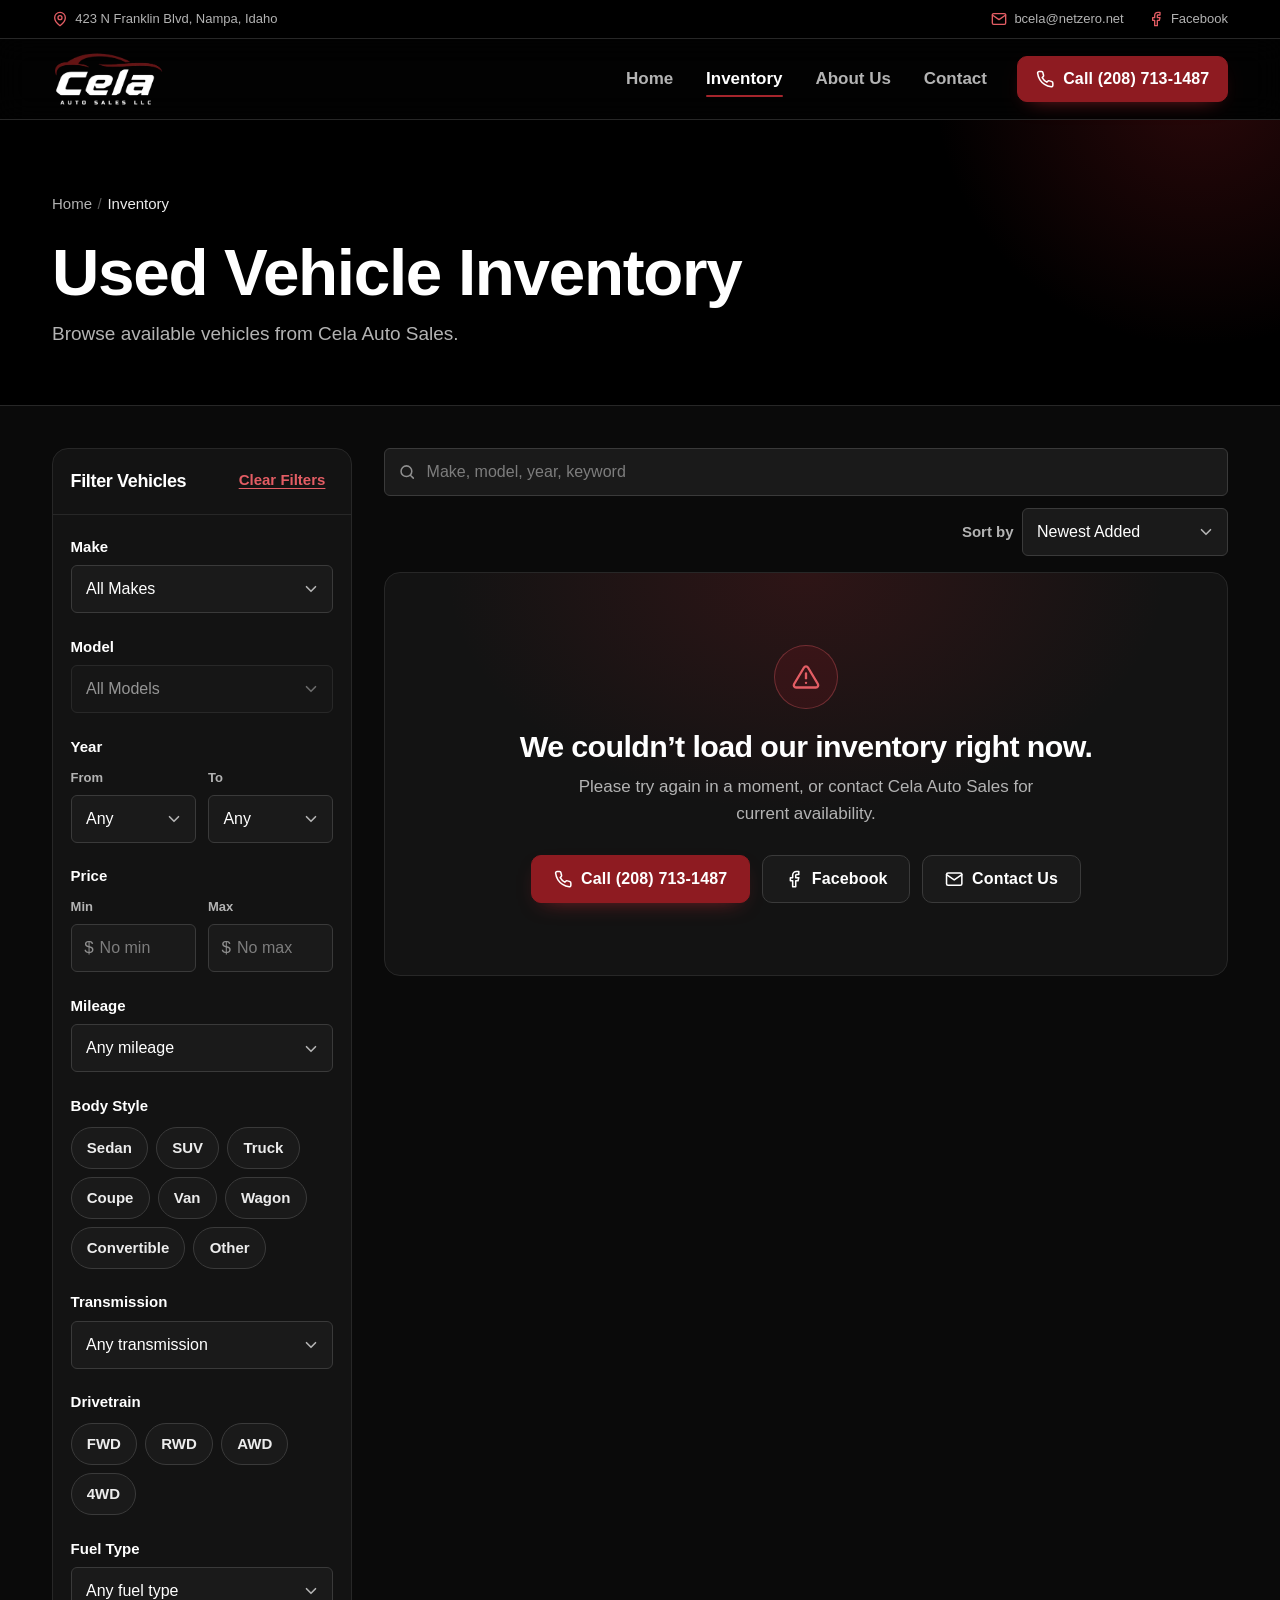
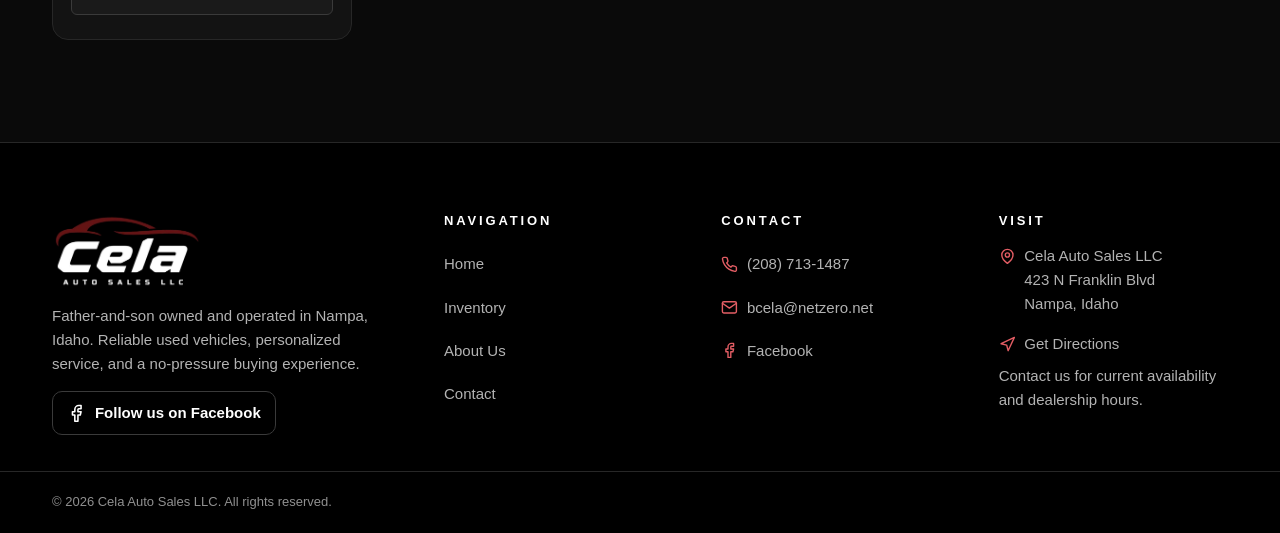
<file: inventory.html>
<!DOCTYPE html>
<html lang="en" class="no-js">
<head>
  <meta charset="utf-8">
  <meta name="robots" content="noindex, nofollow">
  <meta name="viewport" content="width=device-width, initial-scale=1, viewport-fit=cover">
  <title>Cela Auto Sales Inventory | Used Cars in Nampa, Idaho</title>
  <meta name="description" content="Browse used vehicles for sale at Cela Auto Sales LLC in Nampa, Idaho. Search by make, model, year, price, and mileage, or call (208) 713-1487.">
  <meta name="theme-color" content="#000000">
  <meta name="color-scheme" content="dark">
  <meta name="format-detection" content="telephone=no">

  <!-- Open Graph / social sharing -->
  <meta property="og:type" content="website">
  <meta property="og:site_name" content="Cela Auto Sales LLC">
  <meta property="og:locale" content="en_US">
  <meta property="og:title" content="Cela Auto Sales Inventory | Used Cars in Nampa, Idaho">
  <meta property="og:description" content="Browse used vehicles for sale at Cela Auto Sales LLC in Nampa, Idaho. Search by make, model, year, price, and mileage, or call (208) 713-1487.">
  <meta property="og:image" content="images/logo/og-image.jpg">
  <meta property="og:image:width" content="1200">
  <meta property="og:image:height" content="630">
  <meta property="og:image:alt" content="Cela Auto Sales LLC logo">
  <meta name="twitter:card" content="summary_large_image">

  <link rel="icon" type="image/png" sizes="48x48" href="images/logo/favicon-48.png">
  <link rel="icon" type="image/png" sizes="192x192" href="images/logo/icon-192.png">
  <link rel="apple-touch-icon" href="images/logo/apple-touch-icon.png">

  <link rel="stylesheet" href="css/styles.css">
  <link rel="stylesheet" href="css/responsive.css">
  <script>document.documentElement.className = document.documentElement.className.replace(/\bno-js\b/, 'js');</script>
  <script src="js/app.js" defer></script>
  <script src="js/vehicles.js" defer></script>
  <script src="js/supabase-config.js" defer></script>
  <script src="js/supabase-source.js" defer></script>
  <script src="js/inventory.js" defer></script>
</head>
<body>
  <a class="skip-link" href="#main">Skip to main content</a>

  <section class="topbar" aria-label="Dealership contact information">
    <div class="container topbar__inner">
      <a class="topbar__item" href="https://www.google.com/maps/dir/?api=1&amp;destination=423+N+Franklin+Blvd%2C+Nampa%2C+ID" target="_blank" rel="noopener noreferrer"><svg class="icon" viewBox="0 0 24 24" aria-hidden="true" focusable="false"><path d="M20 10c0 6-8 12-8 12s-8-6-8-12a8 8 0 0 1 16 0z"/><circle cx="12" cy="10" r="3"/></svg>423 N Franklin Blvd, Nampa, Idaho<span class="visually-hidden"> (opens in a new tab)</span></a>
      <div class="topbar__links">
        <a href="mailto:bcela@netzero.net"><svg class="icon" viewBox="0 0 24 24" aria-hidden="true" focusable="false"><rect x="2" y="4" width="20" height="16" rx="2"/><path d="m22 6-10 7L2 6"/></svg>bcela@netzero.net</a>
        <a href="https://www.facebook.com/people/Cela-Auto-Sales-LLC/61590670534084/" target="_blank" rel="noopener noreferrer"><svg class="icon" viewBox="0 0 24 24" aria-hidden="true" focusable="false"><path d="M18 2h-3a5 5 0 0 0-5 5v3H7v4h3v8h4v-8h3l1-4h-4V7a1 1 0 0 1 1-1h3z"/></svg>Facebook<span class="visually-hidden"> (opens in a new tab)</span></a>
      </div>
    </div>
  </section>

  <header class="site-header" data-site-header>
    <div class="container site-header__inner">
      <a class="brand" href="index.html">
        <picture>
            <source srcset="images/logo/cela-logo.webp" type="image/webp">
            <img src="images/logo/cela-logo.png" width="632" height="313" alt="Cela Auto Sales LLC home">
          </picture>
      </a>

      <nav class="site-nav" aria-label="Main">
        <ul class="site-nav__list">
          <li><a href="index.html">Home</a></li>
          <li><a href="inventory.html" aria-current="page">Inventory</a></li>
          <li><a href="about.html">About Us</a></li>
          <li><a href="contact.html">Contact</a></li>
        </ul>
      </nav>

      <div class="site-header__actions">
        <a class="btn btn--primary header-call" href="tel:+12087131487">
          <svg class="icon" viewBox="0 0 24 24" aria-hidden="true" focusable="false"><path d="M22 16.92v3a2 2 0 0 1-2.18 2 19.79 19.79 0 0 1-8.63-3.07 19.5 19.5 0 0 1-6-6 19.79 19.79 0 0 1-3.07-8.67A2 2 0 0 1 4.11 2h3a2 2 0 0 1 2 1.72c.12.96.36 1.9.7 2.81a2 2 0 0 1-.45 2.11L8.09 9.91a16 16 0 0 0 6 6l1.27-1.27a2 2 0 0 1 2.11-.45c.91.34 1.85.58 2.81.7A2 2 0 0 1 22 16.92z"/></svg><span class="header-call__short">Call<span class="visually-hidden"> (208) 713-1487</span></span><span class="header-call__full">Call (208) 713-1487</span>
        </a>
        <button class="nav-toggle" type="button" data-nav-toggle aria-expanded="false" aria-controls="mobile-menu" aria-label="Open menu">
          <span class="nav-toggle__bars"></span>
        </button>
      </div>
    </div>

    <div class="mobile-menu" id="mobile-menu" hidden>
      <div class="container mobile-menu__inner">
        <nav aria-label="Mobile">
          <ul class="mobile-menu__list">
            <li><a href="index.html">Home<svg class="icon" viewBox="0 0 24 24" aria-hidden="true" focusable="false"><path d="m9 18 6-6-6-6"/></svg></a></li>
            <li><a href="inventory.html" aria-current="page">Inventory<svg class="icon" viewBox="0 0 24 24" aria-hidden="true" focusable="false"><path d="m9 18 6-6-6-6"/></svg></a></li>
            <li><a href="about.html">About Us<svg class="icon" viewBox="0 0 24 24" aria-hidden="true" focusable="false"><path d="m9 18 6-6-6-6"/></svg></a></li>
            <li><a href="contact.html">Contact<svg class="icon" viewBox="0 0 24 24" aria-hidden="true" focusable="false"><path d="m9 18 6-6-6-6"/></svg></a></li>
          </ul>
        </nav>
        <div class="mobile-menu__actions">
          <a class="btn btn--primary btn--lg" href="tel:+12087131487"><svg class="icon" viewBox="0 0 24 24" aria-hidden="true" focusable="false"><path d="M22 16.92v3a2 2 0 0 1-2.18 2 19.79 19.79 0 0 1-8.63-3.07 19.5 19.5 0 0 1-6-6 19.79 19.79 0 0 1-3.07-8.67A2 2 0 0 1 4.11 2h3a2 2 0 0 1 2 1.72c.12.96.36 1.9.7 2.81a2 2 0 0 1-.45 2.11L8.09 9.91a16 16 0 0 0 6 6l1.27-1.27a2 2 0 0 1 2.11-.45c.91.34 1.85.58 2.81.7A2 2 0 0 1 22 16.92z"/></svg>Call (208) 713-1487</a>
          <a class="btn btn--dark" href="https://www.facebook.com/people/Cela-Auto-Sales-LLC/61590670534084/" target="_blank" rel="noopener noreferrer"><svg class="icon" viewBox="0 0 24 24" aria-hidden="true" focusable="false"><path d="M18 2h-3a5 5 0 0 0-5 5v3H7v4h3v8h4v-8h3l1-4h-4V7a1 1 0 0 1 1-1h3z"/></svg>Facebook<span class="visually-hidden"> (opens in a new tab)</span></a>
        </div>
        <p class="mobile-menu__address"><svg class="icon" viewBox="0 0 24 24" aria-hidden="true" focusable="false"><path d="M20 10c0 6-8 12-8 12s-8-6-8-12a8 8 0 0 1 16 0z"/><circle cx="12" cy="10" r="3"/></svg><span>423 N Franklin Blvd<br>Nampa, Idaho</span></p>
      </div>
    </div>
  </header>

  <main id="main">
    <section class="page-hero" aria-labelledby="page-title">
      <div class="container">
        <nav class="breadcrumb" aria-label="Breadcrumb">
          <ol>
            <li><a href="index.html">Home</a></li>
            <li><span aria-current="page">Inventory</span></li>
          </ol>
        </nav>
        <h1 id="page-title">Used Vehicle Inventory</h1>
        <p class="lead">Browse available vehicles from Cela Auto Sales.</p>
      </div>
    </section>

    <section class="inventory" data-inventory aria-label="Vehicle search and results">
      <div class="container inventory-layout">

        <aside class="filters" id="filter-panel" aria-labelledby="filters-title">
          <div class="filters__header">
            <h2 class="filters__title" id="filters-title">Filter Vehicles</h2>
            <button type="button" class="clear-link filters__clear-desktop" data-clear-filters>Clear Filters</button>
            <button type="button" class="icon-btn filters__close" data-filters-close aria-label="Close filters"><svg class="icon" viewBox="0 0 24 24" aria-hidden="true" focusable="false"><path d="M18 6 6 18"/><path d="m6 6 12 12"/></svg></button>
          </div>

          <form class="filters__body" id="inventory-filters" novalidate>
            <div class="field">
              <label class="filter-label" for="filter-make">Make</label>
              <select class="select" id="filter-make" name="make">
                <option value="">All Makes</option>
              </select>
            </div>

            <div class="field">
              <label class="filter-label" for="filter-model">Model</label>
              <select class="select" id="filter-model" name="model" disabled>
                <option value="">All Models</option>
              </select>
            </div>

            <fieldset class="filter-group">
              <legend class="filter-label">Year</legend>
              <div class="field-pair">
                <div class="field">
                  <label class="field-sublabel" for="filter-year-min">From</label>
                  <select class="select" id="filter-year-min" name="yearMin">
                    <option value="">Any</option>
                  </select>
                </div>
                <div class="field">
                  <label class="field-sublabel" for="filter-year-max">To</label>
                  <select class="select" id="filter-year-max" name="yearMax">
                    <option value="">Any</option>
                  </select>
                </div>
              </div>
            </fieldset>

            <fieldset class="filter-group">
              <legend class="filter-label">Price</legend>
              <div class="field-pair">
                <div class="field">
                  <label class="field-sublabel" for="filter-price-min">Min</label>
                  <div class="input-affix">
                    <span class="input-affix__text" aria-hidden="true">$</span>
                    <input class="input" type="text" id="filter-price-min" name="priceMin" inputmode="numeric" autocomplete="off" placeholder="No min">
                  </div>
                </div>
                <div class="field">
                  <label class="field-sublabel" for="filter-price-max">Max</label>
                  <div class="input-affix">
                    <span class="input-affix__text" aria-hidden="true">$</span>
                    <input class="input" type="text" id="filter-price-max" name="priceMax" inputmode="numeric" autocomplete="off" placeholder="No max">
                  </div>
                </div>
              </div>
            </fieldset>

            <div class="field">
              <label class="filter-label" for="filter-mileage">Mileage</label>
              <select class="select" id="filter-mileage" name="mileageMax">
                <option value="">Any mileage</option>
                <option value="25000">Up to 25,000 miles</option>
                <option value="50000">Up to 50,000 miles</option>
                <option value="75000">Up to 75,000 miles</option>
                <option value="100000">Up to 100,000 miles</option>
                <option value="150000">Up to 150,000 miles</option>
                <option value="200000">Up to 200,000 miles</option>
              </select>
            </div>

            <fieldset class="filter-group">
              <legend class="filter-label">Body Style</legend>
              <div class="chip-group">
                <label class="chip"><input type="checkbox" name="body" value="Sedan"><span>Sedan</span></label>
                <label class="chip"><input type="checkbox" name="body" value="SUV"><span>SUV</span></label>
                <label class="chip"><input type="checkbox" name="body" value="Truck"><span>Truck</span></label>
                <label class="chip"><input type="checkbox" name="body" value="Coupe"><span>Coupe</span></label>
                <label class="chip"><input type="checkbox" name="body" value="Van"><span>Van</span></label>
                <label class="chip"><input type="checkbox" name="body" value="Wagon"><span>Wagon</span></label>
                <label class="chip"><input type="checkbox" name="body" value="Convertible"><span>Convertible</span></label>
                <label class="chip"><input type="checkbox" name="body" value="Other"><span>Other</span></label>
              </div>
            </fieldset>

            <div class="field">
              <label class="filter-label" for="filter-transmission">Transmission</label>
              <select class="select" id="filter-transmission" name="transmission">
                <option value="">Any transmission</option>
                <option value="Automatic">Automatic</option>
                <option value="Manual">Manual</option>
                <option value="Other">Other</option>
              </select>
            </div>

            <fieldset class="filter-group">
              <legend class="filter-label">Drivetrain</legend>
              <div class="chip-group">
                <label class="chip"><input type="checkbox" name="drivetrain" value="FWD"><span>FWD</span></label>
                <label class="chip"><input type="checkbox" name="drivetrain" value="RWD"><span>RWD</span></label>
                <label class="chip"><input type="checkbox" name="drivetrain" value="AWD"><span>AWD</span></label>
                <label class="chip"><input type="checkbox" name="drivetrain" value="4WD"><span>4WD</span></label>
              </div>
            </fieldset>

            <div class="field">
              <label class="filter-label" for="filter-fuel">Fuel Type</label>
              <select class="select" id="filter-fuel" name="fuel">
                <option value="">Any fuel type</option>
                <option value="Gasoline">Gasoline</option>
                <option value="Diesel">Diesel</option>
                <option value="Hybrid">Hybrid</option>
                <option value="Electric">Electric</option>
                <option value="Other">Other</option>
              </select>
            </div>
          </form>

          <div class="filters__footer">
            <button type="button" class="btn btn--dark" data-clear-filters>Clear</button>
            <button type="button" class="btn btn--primary" data-filters-apply>Show results</button>
          </div>
        </aside>

        <div class="inventory-results">
          <div class="inventory-toolbar">
            <div class="input-icon" role="search">
              <svg class="icon" viewBox="0 0 24 24" aria-hidden="true" focusable="false"><circle cx="11" cy="11" r="7"/><path d="m20 20-3.5-3.5"/></svg>
              <label class="visually-hidden" for="filter-q">Search vehicles</label>
              <input class="input" type="search" id="filter-q" name="q" form="inventory-filters" placeholder="Make, model, year, keyword" autocomplete="off" enterkeyhint="search">
            </div>
            <div class="inventory-toolbar__row">
              <button type="button" class="btn btn--dark filter-toggle" data-filters-open aria-controls="filter-panel" aria-expanded="false">
                <svg class="icon" viewBox="0 0 24 24" aria-hidden="true" focusable="false"><path d="M4 21v-7M4 10V3M12 21v-9M12 8V3M20 21v-5M20 12V3M1 14h6M9 8h6M17 16h6"/></svg>Filters<span class="filter-toggle__count" data-filter-count hidden>0</span>
              </button>
              <p class="results-count" data-results-count aria-live="polite">Loading vehicles&hellip;</p>
              <div class="sort-control">
                <label for="sort-by">Sort by</label>
                <select class="select" id="sort-by" name="sort" form="inventory-filters">
                  <option value="newest">Newest Added</option>
                  <option value="price-asc">Price: Low to High</option>
                  <option value="price-desc">Price: High to Low</option>
                  <option value="mileage-asc">Mileage: Low to High</option>
                  <option value="year-desc">Year: Newest</option>
                  <option value="year-asc">Year: Oldest</option>
                </select>
              </div>
            </div>
            <ul class="active-filters" data-active-filters aria-label="Active filters" hidden></ul>
          </div>

          <div class="vehicle-grid" data-results>
            <p class="loading-state js-only">Loading vehicles&hellip;</p>
            <noscript>
            <div class="empty-state">
              <h2>Our inventory is being updated.</h2>
              <p>Please contact Cela Auto Sales for current vehicle availability.</p>
              <div class="btn-group">
                <a class="btn btn--primary" href="tel:+12087131487"><svg class="icon" viewBox="0 0 24 24" aria-hidden="true" focusable="false"><path d="M22 16.92v3a2 2 0 0 1-2.18 2 19.79 19.79 0 0 1-8.63-3.07 19.5 19.5 0 0 1-6-6 19.79 19.79 0 0 1-3.07-8.67A2 2 0 0 1 4.11 2h3a2 2 0 0 1 2 1.72c.12.96.36 1.9.7 2.81a2 2 0 0 1-.45 2.11L8.09 9.91a16 16 0 0 0 6 6l1.27-1.27a2 2 0 0 1 2.11-.45c.91.34 1.85.58 2.81.7A2 2 0 0 1 22 16.92z"/></svg>Call (208) 713-1487</a>
                <a class="btn btn--dark" href="https://www.facebook.com/people/Cela-Auto-Sales-LLC/61590670534084/" target="_blank" rel="noopener noreferrer"><svg class="icon" viewBox="0 0 24 24" aria-hidden="true" focusable="false"><path d="M18 2h-3a5 5 0 0 0-5 5v3H7v4h3v8h4v-8h3l1-4h-4V7a1 1 0 0 1 1-1h3z"/></svg>Facebook<span class="visually-hidden"> (opens in a new tab)</span></a>
                <a class="btn btn--dark" href="contact.html"><svg class="icon" viewBox="0 0 24 24" aria-hidden="true" focusable="false"><rect x="2" y="4" width="20" height="16" rx="2"/><path d="m22 6-10 7L2 6"/></svg>Contact Us</a>
              </div>
            </div>
          </noscript>
          </div>
        </div>
      </div>
      <div class="filters-backdrop" data-filters-backdrop hidden></div>
    </section>
  </main>

  <footer class="site-footer">
    <div class="container site-footer__grid">
      <div class="site-footer__brand">
        <picture>
          <source srcset="images/logo/cela-logo.webp" type="image/webp">
          <img src="images/logo/cela-logo.png" width="632" height="313" alt="Cela Auto Sales LLC" loading="lazy" decoding="async">
        </picture>
        <p>Father-and-son owned and operated in Nampa, Idaho. Reliable used vehicles, personalized service, and a no-pressure buying experience.</p>
        <a class="social-link" href="https://www.facebook.com/people/Cela-Auto-Sales-LLC/61590670534084/" target="_blank" rel="noopener noreferrer"><svg class="icon" viewBox="0 0 24 24" aria-hidden="true" focusable="false"><path d="M18 2h-3a5 5 0 0 0-5 5v3H7v4h3v8h4v-8h3l1-4h-4V7a1 1 0 0 1 1-1h3z"/></svg>Follow us on Facebook<span class="visually-hidden"> (opens in a new tab)</span></a>
      </div>

      <nav aria-labelledby="footer-nav-title">
        <h2 id="footer-nav-title">Navigation</h2>
        <ul class="footer-links">
          <li><a href="index.html">Home</a></li>
          <li><a href="inventory.html">Inventory</a></li>
          <li><a href="about.html">About Us</a></li>
          <li><a href="contact.html">Contact</a></li>
        </ul>
      </nav>

      <div>
        <h2>Contact</h2>
        <ul class="footer-links">
          <li><a href="tel:+12087131487"><svg class="icon" viewBox="0 0 24 24" aria-hidden="true" focusable="false"><path d="M22 16.92v3a2 2 0 0 1-2.18 2 19.79 19.79 0 0 1-8.63-3.07 19.5 19.5 0 0 1-6-6 19.79 19.79 0 0 1-3.07-8.67A2 2 0 0 1 4.11 2h3a2 2 0 0 1 2 1.72c.12.96.36 1.9.7 2.81a2 2 0 0 1-.45 2.11L8.09 9.91a16 16 0 0 0 6 6l1.27-1.27a2 2 0 0 1 2.11-.45c.91.34 1.85.58 2.81.7A2 2 0 0 1 22 16.92z"/></svg>(208) 713-1487</a></li>
          <li><a href="mailto:bcela@netzero.net"><svg class="icon" viewBox="0 0 24 24" aria-hidden="true" focusable="false"><rect x="2" y="4" width="20" height="16" rx="2"/><path d="m22 6-10 7L2 6"/></svg>bcela@netzero.net</a></li>
          <li><a href="https://www.facebook.com/people/Cela-Auto-Sales-LLC/61590670534084/" target="_blank" rel="noopener noreferrer"><svg class="icon" viewBox="0 0 24 24" aria-hidden="true" focusable="false"><path d="M18 2h-3a5 5 0 0 0-5 5v3H7v4h3v8h4v-8h3l1-4h-4V7a1 1 0 0 1 1-1h3z"/></svg>Facebook<span class="visually-hidden"> (opens in a new tab)</span></a></li>
        </ul>
      </div>

      <div>
        <h2>Visit</h2>
        <address class="footer-address"><svg class="icon" viewBox="0 0 24 24" aria-hidden="true" focusable="false"><path d="M20 10c0 6-8 12-8 12s-8-6-8-12a8 8 0 0 1 16 0z"/><circle cx="12" cy="10" r="3"/></svg><span>Cela Auto Sales LLC<br>423 N Franklin Blvd<br>Nampa, Idaho</span></address>
        <ul class="footer-links">
          <li><a href="https://www.google.com/maps/dir/?api=1&amp;destination=423+N+Franklin+Blvd%2C+Nampa%2C+ID" target="_blank" rel="noopener noreferrer"><svg class="icon" viewBox="0 0 24 24" aria-hidden="true" focusable="false"><polygon points="3 11 22 2 13 21 11 13 3 11"/></svg>Get Directions<span class="visually-hidden"> (opens in a new tab)</span></a></li>
        </ul>
        <p>Contact us for current availability and dealership hours.</p>
      </div>
    </div>

    <div class="site-footer__bottom">
      <div class="container">
        <p>&copy; 2026 Cela Auto Sales LLC. All rights reserved.</p>
      </div>
    </div>
  </footer>
</body>
</html>
</file>
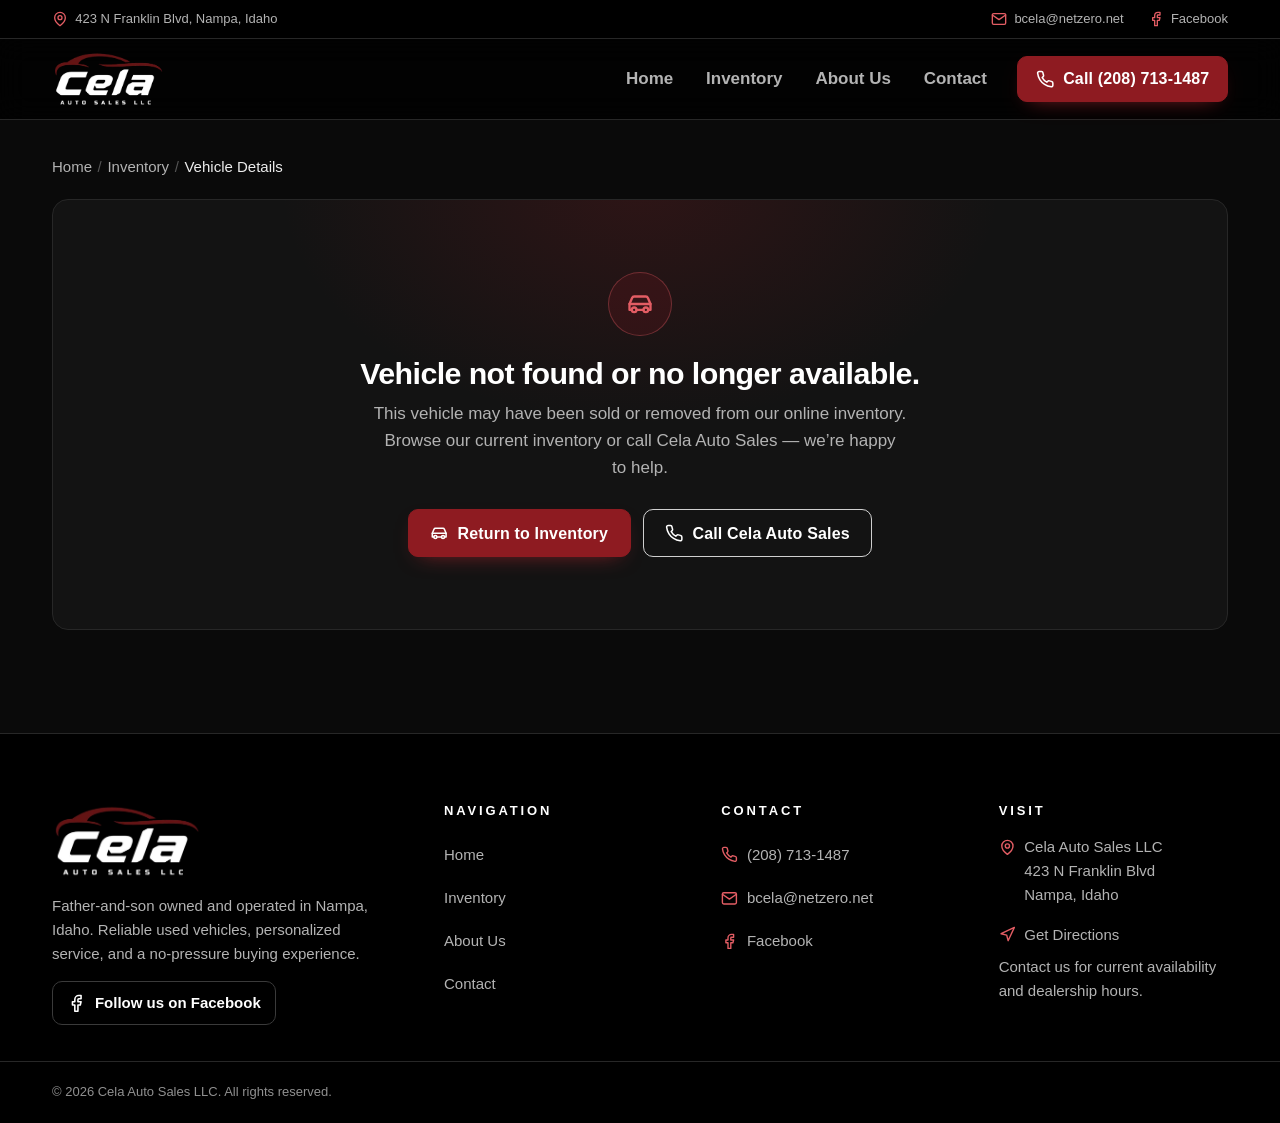
<file: vehicle.html>
<!DOCTYPE html>
<html lang="en" class="no-js">
<head>
  <meta charset="utf-8">
  <meta name="robots" content="noindex, nofollow">
  <meta name="viewport" content="width=device-width, initial-scale=1, viewport-fit=cover">
  <title>Vehicle Details | Cela Auto Sales LLC</title>
  <meta name="description" content="Vehicle details from Cela Auto Sales LLC, a father-and-son owned used vehicle dealership in Nampa, Idaho.">
  <meta name="theme-color" content="#000000">
  <meta name="color-scheme" content="dark">
  <meta name="format-detection" content="telephone=no">

  <!-- Open Graph / social sharing -->
  <meta property="og:type" content="website">
  <meta property="og:site_name" content="Cela Auto Sales LLC">
  <meta property="og:locale" content="en_US">
  <meta property="og:title" content="Vehicle Details | Cela Auto Sales LLC">
  <meta property="og:description" content="Vehicle details from Cela Auto Sales LLC, a father-and-son owned used vehicle dealership in Nampa, Idaho.">
  <meta property="og:image" content="images/logo/og-image.jpg">
  <meta property="og:image:width" content="1200">
  <meta property="og:image:height" content="630">
  <meta property="og:image:alt" content="Cela Auto Sales LLC logo">
  <meta name="twitter:card" content="summary_large_image">

  <link rel="icon" type="image/png" sizes="48x48" href="images/logo/favicon-48.png">
  <link rel="icon" type="image/png" sizes="192x192" href="images/logo/icon-192.png">
  <link rel="apple-touch-icon" href="images/logo/apple-touch-icon.png">

  <link rel="stylesheet" href="css/styles.css">
  <link rel="stylesheet" href="css/responsive.css">
  <script>document.documentElement.className = document.documentElement.className.replace(/\bno-js\b/, 'js');</script>
  <script src="js/app.js" defer></script>
  <script src="js/vehicles.js" defer></script>
  <script src="js/supabase-config.js" defer></script>
  <script src="js/supabase-source.js" defer></script>
  <script src="js/vehicle-detail.js" defer></script>
</head>
<body>
  <a class="skip-link" href="#main">Skip to main content</a>

  <section class="topbar" aria-label="Dealership contact information">
    <div class="container topbar__inner">
      <a class="topbar__item" href="https://www.google.com/maps/dir/?api=1&amp;destination=423+N+Franklin+Blvd%2C+Nampa%2C+ID" target="_blank" rel="noopener noreferrer"><svg class="icon" viewBox="0 0 24 24" aria-hidden="true" focusable="false"><path d="M20 10c0 6-8 12-8 12s-8-6-8-12a8 8 0 0 1 16 0z"/><circle cx="12" cy="10" r="3"/></svg>423 N Franklin Blvd, Nampa, Idaho<span class="visually-hidden"> (opens in a new tab)</span></a>
      <div class="topbar__links">
        <a href="mailto:bcela@netzero.net"><svg class="icon" viewBox="0 0 24 24" aria-hidden="true" focusable="false"><rect x="2" y="4" width="20" height="16" rx="2"/><path d="m22 6-10 7L2 6"/></svg>bcela@netzero.net</a>
        <a href="https://www.facebook.com/people/Cela-Auto-Sales-LLC/61590670534084/" target="_blank" rel="noopener noreferrer"><svg class="icon" viewBox="0 0 24 24" aria-hidden="true" focusable="false"><path d="M18 2h-3a5 5 0 0 0-5 5v3H7v4h3v8h4v-8h3l1-4h-4V7a1 1 0 0 1 1-1h3z"/></svg>Facebook<span class="visually-hidden"> (opens in a new tab)</span></a>
      </div>
    </div>
  </section>

  <header class="site-header" data-site-header>
    <div class="container site-header__inner">
      <a class="brand" href="index.html">
        <picture>
            <source srcset="images/logo/cela-logo.webp" type="image/webp">
            <img src="images/logo/cela-logo.png" width="632" height="313" alt="Cela Auto Sales LLC home">
          </picture>
      </a>

      <nav class="site-nav" aria-label="Main">
        <ul class="site-nav__list">
          <li><a href="index.html">Home</a></li>
          <li><a href="inventory.html">Inventory</a></li>
          <li><a href="about.html">About Us</a></li>
          <li><a href="contact.html">Contact</a></li>
        </ul>
      </nav>

      <div class="site-header__actions">
        <a class="btn btn--primary header-call" href="tel:+12087131487">
          <svg class="icon" viewBox="0 0 24 24" aria-hidden="true" focusable="false"><path d="M22 16.92v3a2 2 0 0 1-2.18 2 19.79 19.79 0 0 1-8.63-3.07 19.5 19.5 0 0 1-6-6 19.79 19.79 0 0 1-3.07-8.67A2 2 0 0 1 4.11 2h3a2 2 0 0 1 2 1.72c.12.96.36 1.9.7 2.81a2 2 0 0 1-.45 2.11L8.09 9.91a16 16 0 0 0 6 6l1.27-1.27a2 2 0 0 1 2.11-.45c.91.34 1.85.58 2.81.7A2 2 0 0 1 22 16.92z"/></svg><span class="header-call__short">Call<span class="visually-hidden"> (208) 713-1487</span></span><span class="header-call__full">Call (208) 713-1487</span>
        </a>
        <button class="nav-toggle" type="button" data-nav-toggle aria-expanded="false" aria-controls="mobile-menu" aria-label="Open menu">
          <span class="nav-toggle__bars"></span>
        </button>
      </div>
    </div>

    <div class="mobile-menu" id="mobile-menu" hidden>
      <div class="container mobile-menu__inner">
        <nav aria-label="Mobile">
          <ul class="mobile-menu__list">
            <li><a href="index.html">Home<svg class="icon" viewBox="0 0 24 24" aria-hidden="true" focusable="false"><path d="m9 18 6-6-6-6"/></svg></a></li>
            <li><a href="inventory.html">Inventory<svg class="icon" viewBox="0 0 24 24" aria-hidden="true" focusable="false"><path d="m9 18 6-6-6-6"/></svg></a></li>
            <li><a href="about.html">About Us<svg class="icon" viewBox="0 0 24 24" aria-hidden="true" focusable="false"><path d="m9 18 6-6-6-6"/></svg></a></li>
            <li><a href="contact.html">Contact<svg class="icon" viewBox="0 0 24 24" aria-hidden="true" focusable="false"><path d="m9 18 6-6-6-6"/></svg></a></li>
          </ul>
        </nav>
        <div class="mobile-menu__actions">
          <a class="btn btn--primary btn--lg" href="tel:+12087131487"><svg class="icon" viewBox="0 0 24 24" aria-hidden="true" focusable="false"><path d="M22 16.92v3a2 2 0 0 1-2.18 2 19.79 19.79 0 0 1-8.63-3.07 19.5 19.5 0 0 1-6-6 19.79 19.79 0 0 1-3.07-8.67A2 2 0 0 1 4.11 2h3a2 2 0 0 1 2 1.72c.12.96.36 1.9.7 2.81a2 2 0 0 1-.45 2.11L8.09 9.91a16 16 0 0 0 6 6l1.27-1.27a2 2 0 0 1 2.11-.45c.91.34 1.85.58 2.81.7A2 2 0 0 1 22 16.92z"/></svg>Call (208) 713-1487</a>
          <a class="btn btn--dark" href="https://www.facebook.com/people/Cela-Auto-Sales-LLC/61590670534084/" target="_blank" rel="noopener noreferrer"><svg class="icon" viewBox="0 0 24 24" aria-hidden="true" focusable="false"><path d="M18 2h-3a5 5 0 0 0-5 5v3H7v4h3v8h4v-8h3l1-4h-4V7a1 1 0 0 1 1-1h3z"/></svg>Facebook<span class="visually-hidden"> (opens in a new tab)</span></a>
        </div>
        <p class="mobile-menu__address"><svg class="icon" viewBox="0 0 24 24" aria-hidden="true" focusable="false"><path d="M20 10c0 6-8 12-8 12s-8-6-8-12a8 8 0 0 1 16 0z"/><circle cx="12" cy="10" r="3"/></svg><span>423 N Franklin Blvd<br>Nampa, Idaho</span></p>
      </div>
    </div>
  </header>

  <main id="main" class="vehicle-page" data-vehicle-page data-state="loading">
    <div class="container">
      <nav class="breadcrumb" aria-label="Breadcrumb">
        <ol>
          <li><a href="index.html">Home</a></li>
          <li><a href="inventory.html">Inventory</a></li>
          <li><span aria-current="page" data-slot="crumb">Vehicle Details</span></li>
        </ol>
      </nav>

      <div class="vehicle-loading" role="status">
        <p class="loading-state">Loading vehicle details&hellip;</p>
      </div>

      <section class="vehicle-missing" aria-labelledby="missing-title">
        <div class="empty-state">
          <div class="empty-state__icon"><svg class="icon" viewBox="0 0 24 24" aria-hidden="true" focusable="false"><path d="M5 17H3v-5l2.2-5.2A2 2 0 0 1 7.04 5.6h9.92a2 2 0 0 1 1.84 1.2L21 12v5h-2"/><path d="M3 12h18"/><circle cx="7" cy="17" r="2"/><circle cx="17" cy="17" r="2"/><path d="M9 17h6"/></svg></div>
          <h1 id="missing-title">Vehicle not found or no longer available.</h1>
          <p>This vehicle may have been sold or removed from our online inventory. Browse our current inventory or call Cela Auto Sales &mdash; we&rsquo;re happy to help.</p>
          <div class="btn-group">
            <a class="btn btn--primary" href="inventory.html"><svg class="icon" viewBox="0 0 24 24" aria-hidden="true" focusable="false"><path d="M5 17H3v-5l2.2-5.2A2 2 0 0 1 7.04 5.6h9.92a2 2 0 0 1 1.84 1.2L21 12v5h-2"/><path d="M3 12h18"/><circle cx="7" cy="17" r="2"/><circle cx="17" cy="17" r="2"/><path d="M9 17h6"/></svg>Return to Inventory</a>
            <a class="btn btn--outline" href="tel:+12087131487"><svg class="icon" viewBox="0 0 24 24" aria-hidden="true" focusable="false"><path d="M22 16.92v3a2 2 0 0 1-2.18 2 19.79 19.79 0 0 1-8.63-3.07 19.5 19.5 0 0 1-6-6 19.79 19.79 0 0 1-3.07-8.67A2 2 0 0 1 4.11 2h3a2 2 0 0 1 2 1.72c.12.96.36 1.9.7 2.81a2 2 0 0 1-.45 2.11L8.09 9.91a16 16 0 0 0 6 6l1.27-1.27a2 2 0 0 1 2.11-.45c.91.34 1.85.58 2.81.7A2 2 0 0 1 22 16.92z"/></svg>Call Cela Auto Sales</a>
          </div>
        </div>
      </section>

      <article class="vehicle-view" aria-labelledby="vehicle-title">
        <div class="vehicle-layout">
          <section class="gallery" data-gallery aria-label="Vehicle photos">
            <div class="gallery__stage" data-gallery-stage>
              <img class="gallery__main" data-gallery-main alt="" width="1200" height="900" hidden>
              <div data-gallery-placeholder hidden></div>
              <span class="gallery__status" data-slot="status-badge"></span>
              <button type="button" class="gallery__nav gallery__nav--prev" data-gallery-prev aria-label="Previous photo"><svg class="icon" viewBox="0 0 24 24" aria-hidden="true" focusable="false"><path d="m15 18-6-6 6-6"/></svg></button>
              <button type="button" class="gallery__nav gallery__nav--next" data-gallery-next aria-label="Next photo"><svg class="icon" viewBox="0 0 24 24" aria-hidden="true" focusable="false"><path d="m9 18 6-6-6-6"/></svg></button>
              <span class="gallery__counter" data-gallery-counter aria-live="polite"></span>
              <button type="button" class="gallery__expand" data-gallery-expand><svg class="icon" viewBox="0 0 24 24" aria-hidden="true" focusable="false"><path d="M15 3h6v6M9 21H3v-6M21 3l-7 7M3 21l7-7"/></svg>Full screen</button>
            </div>
            <ul class="gallery__thumbs" data-gallery-thumbs aria-label="Photo thumbnails"></ul>
          </section>

          <div class="vehicle-summary">
            <div>
              <h1 id="vehicle-title" data-slot="title">Vehicle</h1>
              <p class="vehicle-summary__trim" data-slot="trim" hidden></p>
            </div>
            <p class="vehicle-summary__price" data-slot="price"></p>
            <p class="status-notice" data-slot="status-notice" hidden></p>
            <dl class="key-specs" data-slot="key-specs"></dl>
            <div class="vehicle-actions">
              <a class="btn btn--primary btn--lg btn--block" href="tel:+12087131487"><svg class="icon" viewBox="0 0 24 24" aria-hidden="true" focusable="false"><path d="M22 16.92v3a2 2 0 0 1-2.18 2 19.79 19.79 0 0 1-8.63-3.07 19.5 19.5 0 0 1-6-6 19.79 19.79 0 0 1-3.07-8.67A2 2 0 0 1 4.11 2h3a2 2 0 0 1 2 1.72c.12.96.36 1.9.7 2.81a2 2 0 0 1-.45 2.11L8.09 9.91a16 16 0 0 0 6 6l1.27-1.27a2 2 0 0 1 2.11-.45c.91.34 1.85.58 2.81.7A2 2 0 0 1 22 16.92z"/></svg>Call (208) 713-1487</a>
              <a class="btn btn--outline btn--block" href="contact.html" data-contact-link><svg class="icon" viewBox="0 0 24 24" aria-hidden="true" focusable="false"><rect x="2" y="4" width="20" height="16" rx="2"/><path d="m22 6-10 7L2 6"/></svg>Contact Us About This Vehicle</a>
              <div class="vehicle-actions__row">
                <a class="btn btn--dark" href="https://www.facebook.com/people/Cela-Auto-Sales-LLC/61590670534084/" target="_blank" rel="noopener noreferrer"><svg class="icon" viewBox="0 0 24 24" aria-hidden="true" focusable="false"><path d="M18 2h-3a5 5 0 0 0-5 5v3H7v4h3v8h4v-8h3l1-4h-4V7a1 1 0 0 1 1-1h3z"/></svg>Facebook<span class="visually-hidden"> (opens in a new tab)</span></a>
                <a class="btn btn--dark" href="https://www.google.com/maps/dir/?api=1&amp;destination=423+N+Franklin+Blvd%2C+Nampa%2C+ID" target="_blank" rel="noopener noreferrer"><svg class="icon" viewBox="0 0 24 24" aria-hidden="true" focusable="false"><polygon points="3 11 22 2 13 21 11 13 3 11"/></svg>Directions<span class="visually-hidden"> (opens in a new tab)</span></a>
                <button type="button" class="btn btn--dark" data-share><svg class="icon" viewBox="0 0 24 24" aria-hidden="true" focusable="false"><circle cx="18" cy="5" r="3"/><circle cx="6" cy="12" r="3"/><circle cx="18" cy="19" r="3"/><path d="m8.59 13.51 6.83 3.98M15.41 6.51l-6.82 3.98"/></svg>Share</button>
              </div>
              <p class="share-feedback" data-share-feedback aria-live="polite"></p>
            </div>
          </div>

          <div class="vehicle-details">
            <section class="card detail-block" data-block="description" aria-labelledby="description-title">
              <h2 id="description-title">Vehicle Description</h2>
              <p class="vehicle-description" data-slot="description"></p>
            </section>
            <section class="card detail-block" aria-labelledby="specs-title">
              <h2 id="specs-title">Specifications</h2>
              <dl class="spec-table spec-table--2col" data-slot="specs"></dl>
            </section>
            <section class="card detail-block" data-block="features" aria-labelledby="features-title">
              <h2 id="features-title">Features</h2>
              <ul class="feature-list" data-slot="features"></ul>
            </section>
          </div>
        </div>
      </article>
    </div>

    <div class="mobile-cta" data-mobile-cta hidden>
      <a class="btn btn--primary" href="tel:+12087131487"><svg class="icon" viewBox="0 0 24 24" aria-hidden="true" focusable="false"><path d="M22 16.92v3a2 2 0 0 1-2.18 2 19.79 19.79 0 0 1-8.63-3.07 19.5 19.5 0 0 1-6-6 19.79 19.79 0 0 1-3.07-8.67A2 2 0 0 1 4.11 2h3a2 2 0 0 1 2 1.72c.12.96.36 1.9.7 2.81a2 2 0 0 1-.45 2.11L8.09 9.91a16 16 0 0 0 6 6l1.27-1.27a2 2 0 0 1 2.11-.45c.91.34 1.85.58 2.81.7A2 2 0 0 1 22 16.92z"/></svg>Call Now</a>
      <a class="btn btn--outline" href="contact.html" data-contact-link><svg class="icon" viewBox="0 0 24 24" aria-hidden="true" focusable="false"><rect x="2" y="4" width="20" height="16" rx="2"/><path d="m22 6-10 7L2 6"/></svg>Contact Us</a>
    </div>

    <dialog class="lightbox" data-lightbox aria-label="Vehicle photo viewer">
      <div class="lightbox__inner">
        <p class="lightbox__counter" data-lightbox-counter></p>
        <img class="lightbox__img" data-lightbox-img alt="">
        <button type="button" class="icon-btn lightbox__close" data-lightbox-close aria-label="Close photo viewer"><svg class="icon" viewBox="0 0 24 24" aria-hidden="true" focusable="false"><path d="M18 6 6 18"/><path d="m6 6 12 12"/></svg></button>
        <button type="button" class="gallery__nav gallery__nav--prev" data-lightbox-prev aria-label="Previous photo"><svg class="icon" viewBox="0 0 24 24" aria-hidden="true" focusable="false"><path d="m15 18-6-6 6-6"/></svg></button>
        <button type="button" class="gallery__nav gallery__nav--next" data-lightbox-next aria-label="Next photo"><svg class="icon" viewBox="0 0 24 24" aria-hidden="true" focusable="false"><path d="m9 18 6-6-6-6"/></svg></button>
      </div>
    </dialog>
  </main>

  <footer class="site-footer">
    <div class="container site-footer__grid">
      <div class="site-footer__brand">
        <picture>
          <source srcset="images/logo/cela-logo.webp" type="image/webp">
          <img src="images/logo/cela-logo.png" width="632" height="313" alt="Cela Auto Sales LLC" loading="lazy" decoding="async">
        </picture>
        <p>Father-and-son owned and operated in Nampa, Idaho. Reliable used vehicles, personalized service, and a no-pressure buying experience.</p>
        <a class="social-link" href="https://www.facebook.com/people/Cela-Auto-Sales-LLC/61590670534084/" target="_blank" rel="noopener noreferrer"><svg class="icon" viewBox="0 0 24 24" aria-hidden="true" focusable="false"><path d="M18 2h-3a5 5 0 0 0-5 5v3H7v4h3v8h4v-8h3l1-4h-4V7a1 1 0 0 1 1-1h3z"/></svg>Follow us on Facebook<span class="visually-hidden"> (opens in a new tab)</span></a>
      </div>

      <nav aria-labelledby="footer-nav-title">
        <h2 id="footer-nav-title">Navigation</h2>
        <ul class="footer-links">
          <li><a href="index.html">Home</a></li>
          <li><a href="inventory.html">Inventory</a></li>
          <li><a href="about.html">About Us</a></li>
          <li><a href="contact.html">Contact</a></li>
        </ul>
      </nav>

      <div>
        <h2>Contact</h2>
        <ul class="footer-links">
          <li><a href="tel:+12087131487"><svg class="icon" viewBox="0 0 24 24" aria-hidden="true" focusable="false"><path d="M22 16.92v3a2 2 0 0 1-2.18 2 19.79 19.79 0 0 1-8.63-3.07 19.5 19.5 0 0 1-6-6 19.79 19.79 0 0 1-3.07-8.67A2 2 0 0 1 4.11 2h3a2 2 0 0 1 2 1.72c.12.96.36 1.9.7 2.81a2 2 0 0 1-.45 2.11L8.09 9.91a16 16 0 0 0 6 6l1.27-1.27a2 2 0 0 1 2.11-.45c.91.34 1.85.58 2.81.7A2 2 0 0 1 22 16.92z"/></svg>(208) 713-1487</a></li>
          <li><a href="mailto:bcela@netzero.net"><svg class="icon" viewBox="0 0 24 24" aria-hidden="true" focusable="false"><rect x="2" y="4" width="20" height="16" rx="2"/><path d="m22 6-10 7L2 6"/></svg>bcela@netzero.net</a></li>
          <li><a href="https://www.facebook.com/people/Cela-Auto-Sales-LLC/61590670534084/" target="_blank" rel="noopener noreferrer"><svg class="icon" viewBox="0 0 24 24" aria-hidden="true" focusable="false"><path d="M18 2h-3a5 5 0 0 0-5 5v3H7v4h3v8h4v-8h3l1-4h-4V7a1 1 0 0 1 1-1h3z"/></svg>Facebook<span class="visually-hidden"> (opens in a new tab)</span></a></li>
        </ul>
      </div>

      <div>
        <h2>Visit</h2>
        <address class="footer-address"><svg class="icon" viewBox="0 0 24 24" aria-hidden="true" focusable="false"><path d="M20 10c0 6-8 12-8 12s-8-6-8-12a8 8 0 0 1 16 0z"/><circle cx="12" cy="10" r="3"/></svg><span>Cela Auto Sales LLC<br>423 N Franklin Blvd<br>Nampa, Idaho</span></address>
        <ul class="footer-links">
          <li><a href="https://www.google.com/maps/dir/?api=1&amp;destination=423+N+Franklin+Blvd%2C+Nampa%2C+ID" target="_blank" rel="noopener noreferrer"><svg class="icon" viewBox="0 0 24 24" aria-hidden="true" focusable="false"><polygon points="3 11 22 2 13 21 11 13 3 11"/></svg>Get Directions<span class="visually-hidden"> (opens in a new tab)</span></a></li>
        </ul>
        <p>Contact us for current availability and dealership hours.</p>
      </div>
    </div>

    <div class="site-footer__bottom">
      <div class="container">
        <p>&copy; 2026 Cela Auto Sales LLC. All rights reserved.</p>
      </div>
    </div>
  </footer>
</body>
</html>
</file>
<file: css/styles.css>
/* ==========================================================================
   Cela Auto Sales LLC — styles.css
   Design system + components, written mobile-first.
   Tablet / desktop enhancements live in responsive.css.
   ========================================================================== */

/* --------------------------------------------------------------------------
   1. Design tokens
   Brand colors are sampled from the Cela Auto Sales logo: a burgundy
   roofline (#631417) and white lettering on a pure black field.
   -------------------------------------------------------------------------- */
:root {
  /* Brand */
  --color-brand: #631417;          /* exact logo burgundy */
  --color-primary: #8e1b21;        /* logo burgundy, lifted so it reads on black */
  --color-primary-hover: #a5252c;
  --color-primary-dark: #631417;
  --color-accent: #e35d64;         /* small red text on dark backgrounds (AA) */
  --color-accent-soft: rgba(142, 27, 33, 0.18);

  /* Neutrals */
  --color-bg: #0a0a0a;
  --color-bg-deep: #000000;
  --color-surface: #131313;
  --color-surface-2: #1a1a1a;
  --color-surface-3: #232323;
  --color-border: #272727;
  --color-border-strong: #3a3a3a;

  --color-text: #ececec;
  --color-heading: #ffffff;
  --color-muted: #b3b3b3;
  --color-subtle: #909090;

  /* Light "paper" sections */
  --color-paper: #f4f3f1;
  --color-ink: #121212;
  --color-ink-muted: #4d4d4d;

  /* Vehicle status */
  --color-success: #3fb26b;
  --color-warning: #e6a93a;

  /* Type */
  --font-sans: -apple-system, BlinkMacSystemFont, "Segoe UI", Roboto, "Helvetica Neue", Arial, "Noto Sans", sans-serif;
  --text-xs: 0.8125rem;
  --text-sm: 0.9375rem;
  --text-base: 1.0625rem;
  --text-lg: 1.1875rem;
  --text-xl: 1.375rem;
  --h1: clamp(2.2rem, 1.35rem + 3.6vw, 4.1rem);
  --h2: clamp(1.75rem, 1.3rem + 1.8vw, 2.7rem);
  --h3: 1.25rem;

  /* Shape & depth */
  --radius-sm: 6px;
  --radius: 10px;
  --radius-lg: 16px;
  --radius-pill: 999px;
  --shadow-sm: 0 1px 2px rgba(0, 0, 0, 0.45);
  --shadow: 0 10px 28px -14px rgba(0, 0, 0, 0.75);
  --shadow-lg: 0 26px 50px -22px rgba(0, 0, 0, 0.9);

  /* Layout */
  --container: 1240px;
  --gutter: clamp(1rem, 4vw, 2rem);
  --section-y: clamp(3.5rem, 2.4rem + 5vw, 6.5rem);
  --header-h: 64px;

  /* Motion */
  --ease: cubic-bezier(0.2, 0.7, 0.2, 1);
  --dur: 0.2s;

  color-scheme: dark;
}

/* --------------------------------------------------------------------------
   2. Base
   -------------------------------------------------------------------------- */
*,
*::before,
*::after {
  box-sizing: border-box;
}

html {
  -webkit-text-size-adjust: 100%;
  text-size-adjust: 100%;
  scroll-padding-top: calc(var(--header-h) + 1rem);
}

body {
  margin: 0;
  min-height: 100vh;
  display: flex;
  flex-direction: column;
  background: var(--color-bg);
  color: var(--color-text);
  font-family: var(--font-sans);
  font-size: var(--text-base);
  line-height: 1.6;
  -webkit-font-smoothing: antialiased;
  -moz-osx-font-smoothing: grayscale;
}

main {
  flex: 1 0 auto;
}

img,
picture,
svg,
video {
  display: block;
  max-width: 100%;
}

img {
  height: auto;
}

h1,
h2,
h3,
h4 {
  margin: 0 0 0.5em;
  color: var(--color-heading);
  font-weight: 800;
  line-height: 1.12;
  letter-spacing: -0.02em;
  text-wrap: balance;
}

h1 { font-size: var(--h1); }
h2 { font-size: var(--h2); }
h3 { font-size: var(--h3); line-height: 1.3; letter-spacing: -0.01em; }

p {
  margin: 0 0 1em;
  text-wrap: pretty;
}

a {
  color: inherit;
  text-decoration-thickness: 1px;
  text-underline-offset: 0.2em;
}

ul,
ol {
  margin: 0;
  padding: 0;
}

address {
  font-style: normal;
}

button,
input,
select,
textarea {
  font: inherit;
  color: inherit;
}

button {
  cursor: pointer;
}

:focus-visible {
  outline: 3px solid #ffffff;
  outline-offset: 3px;
}

::selection {
  background: var(--color-primary);
  color: #ffffff;
}

[hidden] {
  display: none !important;
}

.icon {
  width: 1.25em;
  height: 1.25em;
  flex: none;
  fill: none;
  stroke: currentColor;
  stroke-width: 2;
  stroke-linecap: round;
  stroke-linejoin: round;
}

/* --------------------------------------------------------------------------
   3. Utilities & layout primitives
   -------------------------------------------------------------------------- */
.visually-hidden {
  position: absolute !important;
  width: 1px;
  height: 1px;
  padding: 0;
  margin: -1px;
  overflow: hidden;
  clip: rect(0 0 0 0);
  white-space: nowrap;
  border: 0;
}

.skip-link {
  position: absolute;
  top: 0.75rem;
  left: 0.75rem;
  z-index: 200;
  padding: 0.75rem 1.1rem;
  background: #ffffff;
  color: #000000;
  font-weight: 700;
  border-radius: var(--radius-sm);
  transform: translateY(-160%);
  transition: transform var(--dur) var(--ease);
}

.skip-link:focus {
  transform: none;
}

.container {
  width: 100%;
  max-width: var(--container);
  margin-inline: auto;
  padding-inline: var(--gutter);
}

.container--narrow {
  max-width: 880px;
}

.section {
  padding-block: var(--section-y);
}

.section--surface {
  background: var(--color-surface);
  border-block: 1px solid var(--color-border);
}

.section--deep {
  background: var(--color-bg-deep);
}

.section--paper {
  background: var(--color-paper);
  color: var(--color-ink);
}

.section--paper h2,
.section--paper h3 {
  color: var(--color-ink);
}

.section--paper :focus-visible {
  outline-color: var(--color-ink);
}

.eyebrow {
  display: inline-flex;
  align-items: center;
  gap: 0.75rem;
  margin: 0 0 1rem;
  color: var(--color-accent);
  font-size: var(--text-xs);
  font-weight: 700;
  letter-spacing: 0.24em;
  text-transform: uppercase;
}

/* Short rule echoing the spaced "AUTO SALES LLC" line in the logo */
.eyebrow::before {
  content: "";
  width: 1.75rem;
  height: 2px;
  background: currentColor;
  border-radius: 2px;
}

.section--paper .eyebrow {
  color: var(--color-primary);
}

.section-head {
  max-width: 44rem;
  margin-bottom: clamp(2rem, 4vw, 3rem);
}

.section-head p:not(.eyebrow) {
  color: var(--color-muted);
  font-size: var(--text-lg);
  margin-bottom: 0;
}

.section--paper .section-head p:not(.eyebrow) {
  color: var(--color-ink-muted);
}

.section-head--center {
  margin-inline: auto;
  text-align: center;
}

.section-head--split {
  max-width: none;
  display: flex;
  flex-wrap: wrap;
  align-items: flex-end;
  justify-content: space-between;
  gap: 1rem 2rem;
}

.section-head--split > div {
  max-width: 44rem;
}

.section-head--split h2 {
  margin-bottom: 0;
}

.lead {
  font-size: var(--text-lg);
  color: var(--color-muted);
}

.text-accent {
  color: var(--color-accent);
}

.link-arrow {
  display: inline-flex;
  align-items: center;
  gap: 0.5rem;
  min-height: 44px;
  color: var(--color-heading);
  font-weight: 700;
  text-decoration: none;
}

.link-arrow .icon {
  transition: transform var(--dur) var(--ease);
}

.link-arrow:hover .icon {
  transform: translateX(4px);
}

/* --------------------------------------------------------------------------
   4. Buttons
   -------------------------------------------------------------------------- */
.btn {
  --btn-bg: transparent;
  --btn-fg: var(--color-heading);
  --btn-border: transparent;
  display: inline-flex;
  align-items: center;
  justify-content: center;
  gap: 0.55em;
  min-height: 48px;
  padding: 0.75rem 1.35rem;
  border: 1.5px solid var(--btn-border);
  border-radius: var(--radius);
  background: var(--btn-bg);
  color: var(--btn-fg);
  font-size: 1rem;
  font-weight: 700;
  line-height: 1.2;
  letter-spacing: 0.01em;
  text-align: center;
  text-decoration: none;
  cursor: pointer;
  -webkit-tap-highlight-color: transparent;
  transition:
    background-color var(--dur) var(--ease),
    border-color var(--dur) var(--ease),
    color var(--dur) var(--ease),
    box-shadow var(--dur) var(--ease),
    transform 0.12s var(--ease);
}

.btn .icon {
  width: 1.15em;
  height: 1.15em;
}

.btn:active {
  transform: translateY(1px);
}

.btn--primary {
  --btn-bg: var(--color-primary);
  --btn-border: var(--color-primary);
  --btn-fg: #ffffff;
  box-shadow: 0 8px 22px -12px rgba(165, 37, 44, 0.9);
}

.btn--primary:hover {
  --btn-bg: var(--color-primary-hover);
  --btn-border: var(--color-primary-hover);
}

.btn--primary:active {
  --btn-bg: var(--color-primary-dark);
  --btn-border: var(--color-primary-dark);
}

.btn--outline {
  --btn-border: rgba(255, 255, 255, 0.8);
}

.btn--outline:hover {
  --btn-bg: #ffffff;
  --btn-fg: #0a0a0a;
  --btn-border: #ffffff;
}

.btn--outline:active {
  --btn-bg: #d9d9d9;
  --btn-border: #d9d9d9;
}

.btn--dark {
  --btn-bg: var(--color-surface-2);
  --btn-border: var(--color-border-strong);
}

.btn--dark:hover {
  --btn-bg: var(--color-surface-3);
  --btn-border: #555555;
}

.btn--dark:active {
  --btn-bg: #111111;
}

/* For paper (light) sections */
.btn--ink {
  --btn-bg: var(--color-ink);
  --btn-border: var(--color-ink);
  --btn-fg: #ffffff;
}

.btn--ink:hover {
  --btn-bg: #2b2b2b;
  --btn-border: #2b2b2b;
}

.btn--ink-outline {
  --btn-border: var(--color-ink);
  --btn-fg: var(--color-ink);
}

.btn--ink-outline:hover {
  --btn-bg: var(--color-ink);
  --btn-fg: #ffffff;
}

.btn--lg {
  min-height: 54px;
  padding: 0.9rem 1.6rem;
  font-size: var(--text-base);
}

.btn--sm {
  min-height: 44px;
  padding: 0.55rem 1rem;
  font-size: var(--text-sm);
}

.btn--block {
  width: 100%;
}

.btn-group {
  display: flex;
  flex-wrap: wrap;
  gap: 0.75rem;
}

.btn-group--center {
  justify-content: center;
}

/* On small phones, hero-style button groups stack full width */
.btn-group--stack > .btn {
  flex: 1 1 100%;
}

.icon-btn {
  display: inline-grid;
  place-items: center;
  width: 44px;
  height: 44px;
  padding: 0;
  border: 1px solid var(--color-border-strong);
  border-radius: var(--radius);
  background: var(--color-surface-2);
  color: var(--color-heading);
  transition: background-color var(--dur) var(--ease), border-color var(--dur) var(--ease);
}

.icon-btn:hover {
  background: var(--color-surface-3);
  border-color: #555555;
}

/* --------------------------------------------------------------------------
   5. Top utility bar + site header
   -------------------------------------------------------------------------- */
.topbar {
  display: none; /* shown on larger screens (responsive.css) */
  background: var(--color-bg-deep);
  border-bottom: 1px solid var(--color-border);
  font-size: var(--text-xs);
  color: var(--color-muted);
}

.topbar__inner {
  display: flex;
  align-items: center;
  justify-content: space-between;
  gap: 1.5rem;
  min-height: 38px;
}

.topbar__item,
.topbar a {
  display: inline-flex;
  align-items: center;
  gap: 0.45rem;
  margin: 0;
  color: var(--color-muted);
  text-decoration: none;
}

.topbar a:hover {
  color: var(--color-heading);
}

.topbar .icon {
  width: 1rem;
  height: 1rem;
  color: var(--color-accent);
}

.topbar__links {
  display: flex;
  align-items: center;
  gap: 1.5rem;
}

.site-header {
  position: sticky;
  top: 0;
  z-index: 100;
  background: rgba(0, 0, 0, 0.92);
  border-bottom: 1px solid var(--color-border);
  transition: box-shadow var(--dur) var(--ease), background-color var(--dur) var(--ease);
}

@supports ((-webkit-backdrop-filter: blur(1px)) or (backdrop-filter: blur(1px))) {
  .site-header {
    background: rgba(0, 0, 0, 0.8);
    -webkit-backdrop-filter: saturate(140%) blur(14px);
    backdrop-filter: saturate(140%) blur(14px);
  }
}

.site-header.is-scrolled {
  box-shadow: 0 10px 30px -18px rgba(0, 0, 0, 1);
  border-bottom-color: #1f1f1f;
}

.site-header__inner {
  display: flex;
  align-items: center;
  gap: 1rem;
  height: var(--header-h);
}

.brand {
  display: inline-flex;
  align-items: center;
  flex: none;
  margin-right: auto;
  padding-block: 4px;
  border-radius: var(--radius-sm);
}

.brand img {
  width: auto;
  height: 44px;
}

.site-nav {
  display: none; /* desktop only — see responsive.css */
}

.site-nav__list {
  display: flex;
  align-items: center;
  gap: 0.25rem;
  list-style: none;
}

.site-nav__list a {
  position: relative;
  display: inline-flex;
  align-items: center;
  min-height: 44px;
  padding: 0.5rem 0.9rem;
  color: var(--color-muted);
  font-weight: 600;
  text-decoration: none;
  border-radius: var(--radius-sm);
  transition: color var(--dur) var(--ease);
}

.site-nav__list a::after {
  content: "";
  position: absolute;
  left: 0.9rem;
  right: 0.9rem;
  bottom: 4px;
  height: 2px;
  border-radius: 2px;
  background: var(--color-primary-hover);
  transform: scaleX(0);
  transform-origin: left;
  transition: transform 0.25s var(--ease);
}

.site-nav__list a:hover,
.site-nav__list a[aria-current="page"] {
  color: var(--color-heading);
}

.site-nav__list a:hover::after,
.site-nav__list a[aria-current="page"]::after {
  transform: scaleX(1);
}

.site-header__actions {
  display: flex;
  align-items: center;
  gap: 0.5rem;
}

.header-call {
  min-height: 44px;
  padding-inline: 0.9rem;
}

.header-call__full {
  display: none;
}

/* Hamburger */
.nav-toggle {
  position: relative;
  display: inline-grid;
  place-items: center;
  width: 44px;
  height: 44px;
  padding: 0;
  border: 1px solid var(--color-border-strong);
  border-radius: var(--radius);
  background: var(--color-surface-2);
  color: var(--color-heading);
}

.nav-toggle__bars,
.nav-toggle__bars::before,
.nav-toggle__bars::after {
  display: block;
  width: 20px;
  height: 2px;
  border-radius: 2px;
  background: currentColor;
  transition: transform 0.25s var(--ease), opacity 0.2s var(--ease);
}

.nav-toggle__bars {
  position: relative;
}

.nav-toggle__bars::before,
.nav-toggle__bars::after {
  content: "";
  position: absolute;
  left: 0;
}

.nav-toggle__bars::before { top: -6px; }
.nav-toggle__bars::after { top: 6px; }

.nav-toggle[aria-expanded="true"] .nav-toggle__bars {
  background: transparent;
}

.nav-toggle[aria-expanded="true"] .nav-toggle__bars::before {
  transform: translateY(6px) rotate(45deg);
}

.nav-toggle[aria-expanded="true"] .nav-toggle__bars::after {
  transform: translateY(-6px) rotate(-45deg);
}

/* Mobile menu panel */
.mobile-menu {
  position: absolute;
  top: 100%;
  left: 0;
  right: 0;
  max-height: calc(100vh - var(--header-h));
  max-height: calc(100dvh - var(--header-h));
  overflow-y: auto;
  overscroll-behavior: contain;
  background: #050505;
  border-bottom: 1px solid var(--color-border);
  box-shadow: 0 30px 50px -20px rgba(0, 0, 0, 0.9);
  animation: menu-in 0.22s var(--ease);
}

@keyframes menu-in {
  from { opacity: 0; transform: translateY(-8px); }
  to { opacity: 1; transform: none; }
}

.mobile-menu__inner {
  padding-block: 0.75rem 1.5rem;
}

.mobile-menu__list {
  list-style: none;
  border-bottom: 1px solid var(--color-border);
  margin-bottom: 1.25rem;
}

.mobile-menu__list a {
  display: flex;
  align-items: center;
  justify-content: space-between;
  min-height: 56px;
  padding: 0.5rem 0.25rem;
  border-top: 1px solid var(--color-border);
  color: var(--color-heading);
  font-size: var(--text-lg);
  font-weight: 700;
  text-decoration: none;
}

.mobile-menu__list li:first-child a {
  border-top: 0;
}

.mobile-menu__list a[aria-current="page"] {
  color: var(--color-accent);
}

.mobile-menu__list .icon {
  color: var(--color-subtle);
}

.mobile-menu__actions {
  display: grid;
  gap: 0.75rem;
}

.mobile-menu__address {
  display: flex;
  gap: 0.6rem;
  margin: 1.25rem 0 0;
  color: var(--color-muted);
  font-size: var(--text-sm);
}

.mobile-menu__address .icon {
  color: var(--color-accent);
  margin-top: 0.15rem;
}

/* --------------------------------------------------------------------------
   6. Home hero
   -------------------------------------------------------------------------- */
.hero {
  position: relative;
  overflow: hidden;
  background: var(--color-bg-deep);
  isolation: isolate;
}

/* Soft burgundy glow + a faint "showroom floor" line behind the logo */
.hero__inner {
  display: grid;
  gap: 1.75rem;
  padding-block: 2rem 3rem;
}

.hero__brand {
  position: relative;
  isolation: isolate;
  display: grid;
  place-items: center;
  padding: 0.75rem 0 1.5rem;
}

/* Soft burgundy glow behind the logo */
.hero__brand::before {
  content: "";
  position: absolute;
  z-index: -1;
  left: 50%;
  top: 50%;
  width: 150%;
  aspect-ratio: 1;
  transform: translate(-50%, -50%);
  background: radial-gradient(closest-side, rgba(142, 27, 33, 0.38), rgba(142, 27, 33, 0.12) 55%, transparent);
  pointer-events: none;
}

/* A thin "showroom floor" line under the logo */
.hero__brand::after {
  content: "";
  position: absolute;
  left: 12%;
  right: 12%;
  bottom: 0;
  height: 1px;
  background: linear-gradient(90deg, transparent, rgba(227, 93, 100, 0.6), transparent);
}

.hero__logo {
  width: min(70%, 280px);
  height: auto;
}

.hero__title {
  margin-bottom: 1.1rem;
}

.hero__title span {
  display: block;
  color: var(--color-accent);
}

.hero__lead {
  max-width: 34rem;
  margin-bottom: 1.75rem;
  color: var(--color-muted);
  font-size: var(--text-lg);
}

.hero__points {
  display: flex;
  flex-wrap: wrap;
  gap: 0.6rem 1.4rem;
  margin-top: 1.75rem;
  list-style: none;
  color: var(--color-muted);
  font-size: var(--text-sm);
}

.hero__points li {
  display: inline-flex;
  align-items: center;
  gap: 0.5rem;
}

.hero__points .icon {
  width: 1.05rem;
  height: 1.05rem;
  color: var(--color-accent);
}

/* Info strip under the hero */
.info-strip {
  background: var(--color-surface);
  border-block: 1px solid var(--color-border);
}

.info-strip__list {
  display: grid;
  list-style: none;
}

.info-strip__item {
  display: flex;
  align-items: center;
  gap: 0.9rem;
  min-height: 76px;
  padding: 0.9rem 0;
  color: inherit;
  text-decoration: none;
  border-top: 1px solid var(--color-border);
}

.info-strip__list li:first-child .info-strip__item {
  border-top: 0;
}

.info-strip__icon {
  display: grid;
  place-items: center;
  width: 44px;
  height: 44px;
  flex: none;
  border-radius: var(--radius);
  background: var(--color-accent-soft);
  color: var(--color-accent);
}

.info-strip__label {
  display: block;
  color: var(--color-subtle);
  font-size: var(--text-xs);
  font-weight: 700;
  letter-spacing: 0.14em;
  text-transform: uppercase;
}

.info-strip__value {
  display: block;
  color: var(--color-heading);
  font-weight: 700;
}

a.info-strip__item:hover .info-strip__value {
  text-decoration: underline;
  text-underline-offset: 0.2em;
}

/* --------------------------------------------------------------------------
   7. Inner-page hero + breadcrumb
   -------------------------------------------------------------------------- */
.page-hero {
  position: relative;
  overflow: hidden;
  isolation: isolate;
  padding-block: clamp(2.25rem, 1.5rem + 4vw, 4.5rem) clamp(2rem, 1.5rem + 3vw, 3.5rem);
  background: var(--color-bg-deep);
  border-bottom: 1px solid var(--color-border);
}

.page-hero::before {
  content: "";
  position: absolute;
  z-index: -1;
  width: 760px;
  height: 760px;
  right: -300px;
  top: -420px;
  background: radial-gradient(closest-side, rgba(142, 27, 33, 0.3), rgba(142, 27, 33, 0) 70%);
  pointer-events: none;
}

.page-hero h1 {
  margin-bottom: 0.6rem;
}

.page-hero .lead {
  max-width: 40rem;
  margin-bottom: 0;
}

.breadcrumb {
  margin-bottom: 1.25rem;
  font-size: var(--text-sm);
}

.breadcrumb ol {
  display: flex;
  flex-wrap: wrap;
  align-items: center;
  gap: 0.35rem;
  list-style: none;
  color: var(--color-subtle);
}

.breadcrumb li + li::before {
  content: "/";
  margin-right: 0.35rem;
  color: #555555;
}

.breadcrumb a {
  color: var(--color-muted);
  text-decoration: none;
}

.breadcrumb a:hover {
  color: var(--color-heading);
  text-decoration: underline;
}

.breadcrumb [aria-current="page"] {
  color: var(--color-text);
}

/* --------------------------------------------------------------------------
   8. Vehicle status labels
   -------------------------------------------------------------------------- */
.status {
  display: inline-flex;
  align-items: center;
  gap: 0.45em;
  padding: 0.32rem 0.7rem;
  border: 1px solid rgba(255, 255, 255, 0.16);
  border-radius: var(--radius-pill);
  background: rgba(8, 8, 8, 0.82);
  color: #ffffff;
  font-size: 0.75rem;
  font-weight: 800;
  letter-spacing: 0.08em;
  line-height: 1.2;
  text-transform: uppercase;
  white-space: nowrap;
}

.status::before {
  content: "";
  width: 0.5rem;
  height: 0.5rem;
  border-radius: 50%;
  background: var(--color-subtle);
}

.status--available::before { background: var(--color-success); }
.status--pending::before { background: var(--color-warning); }

.status--sold {
  background: var(--color-primary);
  border-color: var(--color-primary-hover);
}

.status--sold::before {
  display: none;
}

/* --------------------------------------------------------------------------
   9. Vehicle grid + card (rendered by js/vehicles.js)
   -------------------------------------------------------------------------- */
.vehicle-grid {
  display: grid;
  gap: 1.25rem;
  grid-template-columns: repeat(auto-fill, minmax(min(100%, 290px), 1fr));
}

.vehicle-card {
  position: relative;
  display: flex;
  flex-direction: column;
  min-width: 0;
  overflow: hidden;
  background: var(--color-surface);
  border: 1px solid var(--color-border);
  border-radius: var(--radius-lg);
  transition: transform 0.25s var(--ease), border-color 0.25s var(--ease), box-shadow 0.25s var(--ease);
}

.vehicle-card:hover {
  transform: translateY(-3px);
  border-color: var(--color-border-strong);
  box-shadow: var(--shadow-lg);
}

.vehicle-card:focus-within {
  border-color: #6b6b6b;
}

.vehicle-card__media {
  position: relative;
  aspect-ratio: 4 / 3;
  overflow: hidden;
  background: var(--color-surface-2);
}

.vehicle-card__media img {
  width: 100%;
  height: 100%;
  object-fit: cover;
  transition: transform 0.5s var(--ease);
}

.vehicle-card:hover .vehicle-card__media img {
  transform: scale(1.03);
}

.vehicle-card__status {
  position: absolute;
  top: 0.75rem;
  left: 0.75rem;
}

.vehicle-card__count {
  position: absolute;
  right: 0.75rem;
  bottom: 0.75rem;
  display: inline-flex;
  align-items: center;
  gap: 0.35rem;
  padding: 0.25rem 0.55rem;
  border-radius: var(--radius-sm);
  background: rgba(0, 0, 0, 0.72);
  color: #ffffff;
  font-size: var(--text-xs);
  font-weight: 700;
}

.vehicle-card__count .icon {
  width: 0.95rem;
  height: 0.95rem;
}

.vehicle-card__body {
  display: flex;
  flex: 1;
  flex-direction: column;
  gap: 0.35rem;
  padding: 1.1rem 1.2rem 1.2rem;
}

.vehicle-card__title {
  margin: 0;
  font-size: 1.125rem;
  line-height: 1.3;
}

.vehicle-card__trim {
  margin: 0;
  color: var(--color-muted);
  font-weight: 600;
}

.vehicle-card__price {
  margin: 0.35rem 0 0;
  color: var(--color-heading);
  font-size: 1.5rem;
  font-weight: 800;
  letter-spacing: -0.01em;
}

/* Retail price shown crossed out while a sale price is active */
.price-was {
  margin-left: 0.4rem;
  color: var(--color-subtle);
  font-size: 0.62em;
  font-weight: 600;
  white-space: nowrap;
}

.vehicle-card__specs {
  display: flex;
  flex-wrap: wrap;
  gap: 0.25rem 0;
  list-style: none;
  color: var(--color-muted);
  font-size: var(--text-sm);
}

.vehicle-card__specs li:not(:last-child)::after {
  content: "\2022";
  margin-inline: 0.55rem;
  color: #555555;
}

.vehicle-card__footer {
  display: flex;
  flex-wrap: wrap;
  align-items: center;
  justify-content: space-between;
  gap: 0.75rem;
  margin-top: auto;
  padding-top: 1rem;
  border-top: 1px solid var(--color-border);
}

.vehicle-card__stock {
  color: var(--color-subtle);
  font-size: var(--text-xs);
  font-weight: 600;
  letter-spacing: 0.02em;
}

/* The single "View Details" link covers the whole card for easy tapping */
.vehicle-card__link::after {
  content: "";
  position: absolute;
  inset: 0;
  z-index: 1;
}

/* No press-transform here: a transform would make the button the overlay's
   containing block mid-click, shrinking the overlay and cancelling the click. */
.vehicle-card__link:active {
  transform: none;
}

.vehicle-card--sold .vehicle-card__media img {
  filter: grayscale(0.7) brightness(0.62);
}

.vehicle-card--sold .vehicle-card__price {
  color: var(--color-subtle);
}

/* Photo placeholder when a listing has no photos yet */
.media-placeholder {
  display: grid;
  place-items: center;
  align-content: center;
  gap: 0.6rem;
  width: 100%;
  height: 100%;
  padding: 1rem;
  background:
    radial-gradient(closest-side, rgba(142, 27, 33, 0.18), transparent),
    var(--color-surface-2);
  color: var(--color-subtle);
  font-size: var(--text-sm);
  font-weight: 600;
  text-align: center;
}

.media-placeholder img {
  width: min(46%, 180px);
  height: auto;
  opacity: 0.4;
  object-fit: contain;
}

/* Loading skeletons (shown only if data takes a moment to arrive) */
.skeleton-card {
  overflow: hidden;
  border: 1px solid var(--color-border);
  border-radius: var(--radius-lg);
  background: var(--color-surface);
}

.skeleton-card__media {
  aspect-ratio: 4 / 3;
}

.skeleton-card__line {
  height: 0.9rem;
  margin: 1rem 1.2rem 0;
  border-radius: 4px;
}

.skeleton-card__line:last-child {
  width: 45%;
  margin-bottom: 1.4rem;
}

.skeleton-card__media,
.skeleton-card__line {
  background: linear-gradient(90deg, #1a1a1a 0%, #242424 50%, #1a1a1a 100%);
  background-size: 200% 100%;
  animation: shimmer 1.4s linear infinite;
}

@keyframes shimmer {
  to { background-position: -200% 0; }
}

.no-js .js-only {
  display: none;
}

.loading-state {
  grid-column: 1 / -1;
  padding: 2rem 0;
  color: var(--color-muted);
  text-align: center;
}

/* --------------------------------------------------------------------------
   10. Empty / notice states
   -------------------------------------------------------------------------- */
.empty-state {
  grid-column: 1 / -1;
  position: relative;
  overflow: hidden;
  isolation: isolate;
  padding: clamp(2.25rem, 1.5rem + 4vw, 4.5rem) clamp(1.25rem, 1rem + 4vw, 3.5rem);
  background: var(--color-surface);
  border: 1px solid var(--color-border);
  border-radius: var(--radius-lg);
  text-align: center;
}

.empty-state::before {
  content: "";
  position: absolute;
  z-index: -1;
  left: 50%;
  top: -60%;
  width: 720px;
  height: 480px;
  transform: translateX(-50%);
  background: radial-gradient(closest-side, rgba(142, 27, 33, 0.22), transparent);
  pointer-events: none;
}

.empty-state__icon {
  display: grid;
  place-items: center;
  width: 64px;
  height: 64px;
  margin: 0 auto 1.25rem;
  border: 1px solid rgba(227, 93, 100, 0.35);
  border-radius: 50%;
  background: var(--color-accent-soft);
  color: var(--color-accent);
}

.empty-state__icon .icon {
  width: 28px;
  height: 28px;
}

.empty-state h1,
.empty-state h2,
.empty-state h3 {
  margin-bottom: 0.6rem;
  font-size: clamp(1.4rem, 1.2rem + 1vw, 1.9rem);
}

.empty-state p {
  max-width: 34rem;
  margin: 0 auto 1.75rem;
  color: var(--color-muted);
}

.empty-state .btn-group {
  justify-content: center;
}

.empty-state .btn-group > .btn {
  flex: 1 1 100%;
}

.empty-state--compact {
  padding-block: 2.5rem;
}

/* --------------------------------------------------------------------------
   11. Home — why choose us, shop your way, about preview, visit
   -------------------------------------------------------------------------- */
.why {
  display: grid;
  gap: 2rem;
}

.why__intro p:not(.eyebrow) {
  color: var(--color-muted);
  font-size: var(--text-lg);
}

.why__list {
  display: grid;
  list-style: none;
  border-top: 1px solid var(--color-border);
}

.why__item {
  display: grid;
  grid-template-columns: auto 1fr;
  gap: 1.1rem;
  padding: 1.35rem 0;
  border-bottom: 1px solid var(--color-border);
}

.why__icon {
  display: grid;
  place-items: center;
  width: 48px;
  height: 48px;
  border-radius: var(--radius);
  background: var(--color-surface-2);
  border: 1px solid var(--color-border-strong);
  color: var(--color-accent);
}

.why__item h3 {
  margin-bottom: 0.3rem;
  font-size: 1.125rem;
}

.why__item p {
  margin: 0;
  color: var(--color-muted);
}

.tiles {
  display: grid;
  gap: 1rem;
  list-style: none;
}

.tile {
  position: relative;
  display: flex;
  flex-direction: column;
  gap: 0.35rem;
  height: 100%;
  padding: 1.5rem;
  border: 1px solid var(--color-border);
  border-radius: var(--radius-lg);
  background: var(--color-surface);
  color: inherit;
  text-decoration: none;
  transition: border-color 0.25s var(--ease), transform 0.25s var(--ease), background-color 0.25s var(--ease);
}

.tile:hover {
  transform: translateY(-3px);
  border-color: rgba(227, 93, 100, 0.55);
  background: #161616;
}

.tile__icon {
  display: grid;
  place-items: center;
  width: 48px;
  height: 48px;
  margin-bottom: 0.75rem;
  border-radius: var(--radius);
  background: var(--color-primary);
  color: #ffffff;
}

.tile__title {
  margin: 0;
  color: var(--color-heading);
  font-size: 1.125rem;
  font-weight: 800;
}

.tile__text {
  margin: 0 0 1rem;
  color: var(--color-muted);
  font-size: var(--text-sm);
}

.tile__cta {
  display: inline-flex;
  align-items: center;
  gap: 0.4rem;
  margin-top: auto;
  color: var(--color-accent);
  font-size: var(--text-sm);
  font-weight: 700;
}

.tile__cta .icon {
  width: 1rem;
  height: 1rem;
  transition: transform var(--dur) var(--ease);
}

.tile:hover .tile__cta .icon {
  transform: translateX(4px);
}

/* About preview + about page story */
.story {
  display: grid;
  gap: 2rem;
  align-items: center;
}

.story__quote {
  margin: 0 0 1.75rem;
  padding-left: 1.25rem;
  border-left: 3px solid var(--color-primary);
  font-size: clamp(1.125rem, 1rem + 0.5vw, 1.3rem);
  line-height: 1.65;
}

.section--paper .story__quote {
  color: var(--color-ink);
}

.lockup {
  position: relative;
  overflow: hidden;
  isolation: isolate;
  display: grid;
  place-items: center;
  gap: 1.25rem;
  min-height: 300px;
  padding: 2.5rem 1.5rem;
  border-radius: var(--radius-lg);
  background: var(--color-bg-deep);
  color: #ffffff;
  text-align: center;
  box-shadow: var(--shadow-lg);
}

.lockup::before {
  content: "";
  position: absolute;
  z-index: -1;
  inset: -40% -20% auto;
  height: 120%;
  background: radial-gradient(closest-side, rgba(142, 27, 33, 0.42), transparent);
}

.lockup img {
  width: min(70%, 300px);
}

.lockup__line {
  display: block;
  margin: 0;
  color: #ffffff;
  font-size: clamp(0.8rem, 0.7rem + 0.5vw, 0.95rem);
  font-weight: 700;
  letter-spacing: 0.34em;
  text-transform: uppercase;
}

.lockup__rule {
  width: 56px;
  height: 2px;
  background: var(--color-accent);
  border: 0;
  margin: 0;
}

/* Visit / contact block */
.visit {
  display: grid;
  gap: 2rem;
}

.contact-list {
  display: grid;
  gap: 0.25rem;
  margin-bottom: 1.75rem;
  list-style: none;
}

.contact-list li {
  display: flex;
  align-items: flex-start;
  gap: 0.9rem;
  padding: 0.85rem 0;
  border-bottom: 1px solid var(--color-border);
}

.contact-list .icon {
  margin-top: 0.15rem;
  color: var(--color-accent);
}

.contact-list__label {
  display: block;
  color: var(--color-subtle);
  font-size: var(--text-xs);
  font-weight: 700;
  letter-spacing: 0.14em;
  text-transform: uppercase;
}

.contact-list a,
.contact-list__value {
  color: var(--color-heading);
  font-weight: 700;
  text-decoration: none;
  overflow-wrap: anywhere;
}

.contact-list a:hover {
  text-decoration: underline;
}

.note {
  display: flex;
  gap: 0.6rem;
  margin: 1.25rem 0 0;
  color: var(--color-muted);
  font-size: var(--text-sm);
}

.note .icon {
  width: 1.1rem;
  height: 1.1rem;
  margin-top: 0.15rem;
  color: var(--color-accent);
}

.visit__card {
  position: relative;
  overflow: hidden;
  isolation: isolate;
  display: flex;
  flex-direction: column;
  justify-content: space-between;
  gap: 1.5rem;
  padding: clamp(1.5rem, 1rem + 2vw, 2.5rem);
  border: 1px solid var(--color-border);
  border-radius: var(--radius-lg);
  background: var(--color-bg-deep);
}

.visit__card::before {
  content: "";
  position: absolute;
  z-index: -1;
  right: -30%;
  bottom: -60%;
  width: 520px;
  height: 520px;
  background: radial-gradient(closest-side, rgba(142, 27, 33, 0.3), transparent);
}

.visit__card h3 {
  font-size: clamp(1.5rem, 1.2rem + 1.2vw, 2rem);
  margin-bottom: 0.25rem;
}

.visit__address {
  margin: 0;
  color: var(--color-muted);
  font-size: var(--text-lg);
}

/* Map embed */
.map-frame {
  position: relative;
  overflow: hidden;
  width: 100%;
  aspect-ratio: 4 / 3;
  border: 1px solid var(--color-border);
  border-radius: var(--radius-lg);
  background: var(--color-surface-2);
}

.map-frame iframe {
  position: absolute;
  inset: 0;
  width: 100%;
  height: 100%;
  border: 0;
  filter: grayscale(0.25) contrast(1.05);
}

/* CTA band */
.cta-band {
  position: relative;
  overflow: hidden;
  isolation: isolate;
  padding: clamp(2rem, 1.5rem + 3vw, 3.5rem);
  border: 1px solid var(--color-border);
  border-radius: var(--radius-lg);
  background: var(--color-bg-deep);
}

.cta-band::before {
  content: "";
  position: absolute;
  z-index: -1;
  left: -10%;
  top: -80%;
  width: 70%;
  height: 260%;
  background: radial-gradient(closest-side, rgba(142, 27, 33, 0.35), transparent);
}

.cta-band h2 {
  margin-bottom: 0.5rem;
}

.cta-band p:not(.eyebrow) {
  color: var(--color-muted);
  margin-bottom: 1.5rem;
}

/* --------------------------------------------------------------------------
   12. Cards used on About / Contact
   -------------------------------------------------------------------------- */
.card {
  padding: clamp(1.4rem, 1.1rem + 1.2vw, 2rem);
  border: 1px solid var(--color-border);
  border-radius: var(--radius-lg);
  background: var(--color-surface);
}

.card h3 {
  margin-bottom: 0.4rem;
}

.card p {
  color: var(--color-muted);
  margin: 0;
}

.card__icon {
  display: grid;
  place-items: center;
  width: 48px;
  height: 48px;
  margin-bottom: 1.1rem;
  border-radius: var(--radius);
  background: var(--color-accent-soft);
  border: 1px solid rgba(227, 93, 100, 0.3);
  color: var(--color-accent);
}

.card-grid {
  display: grid;
  gap: 1rem;
}

.section--paper .card {
  background: #ffffff;
  border-color: #e2e0dc;
  box-shadow: 0 12px 30px -24px rgba(0, 0, 0, 0.35);
}

.section--paper .card p {
  color: var(--color-ink-muted);
}

.section--paper .card__icon {
  background: rgba(142, 27, 33, 0.08);
  border-color: rgba(142, 27, 33, 0.22);
  color: var(--color-primary);
}

.check-list {
  display: grid;
  gap: 1rem;
  list-style: none;
}

.check-list li {
  display: grid;
  grid-template-columns: auto 1fr;
  gap: 0.9rem;
}

.check-list .icon {
  width: 1.5rem;
  height: 1.5rem;
  padding: 0.25rem;
  border-radius: 50%;
  background: var(--color-primary);
  color: #ffffff;
  stroke-width: 3;
}

.check-list strong {
  display: block;
  color: var(--color-heading);
}

.check-list span {
  color: var(--color-muted);
}

.split {
  display: grid;
  gap: 2.5rem;
}

/* Contact methods (contact page) */
.method-list {
  display: grid;
  gap: 0.75rem;
  list-style: none;
}

.method {
  display: grid;
  grid-template-columns: auto 1fr;
  align-items: center;
  gap: 1rem;
  padding: 1rem 1.1rem;
  border: 1px solid var(--color-border);
  border-radius: var(--radius-lg);
  background: var(--color-surface);
}

.method__icon {
  display: grid;
  place-items: center;
  width: 48px;
  height: 48px;
  border-radius: var(--radius);
  background: var(--color-accent-soft);
  color: var(--color-accent);
}

.method__label {
  display: block;
  color: var(--color-subtle);
  font-size: var(--text-xs);
  font-weight: 700;
  letter-spacing: 0.14em;
  text-transform: uppercase;
}

.method__value {
  display: block;
  color: var(--color-heading);
  font-weight: 700;
  overflow-wrap: anywhere;
}

.method .btn {
  grid-column: 1 / -1;
}

/* Contact page layout */
.contact-layout {
  display: grid;
  gap: 2.5rem;
}

.contact-heading {
  margin-bottom: 1.1rem;
  font-size: clamp(1.4rem, 1.2rem + 0.8vw, 1.75rem);
}

.form-card .form-note {
  margin-bottom: 1.25rem;
}

.split--center {
  align-items: center;
}

.section--tight-top {
  padding-top: 0;
}

.map-frame--wide {
  aspect-ratio: 4 / 3;
}

/* --------------------------------------------------------------------------
   13. Forms
   -------------------------------------------------------------------------- */
.field {
  display: grid;
  gap: 0.4rem;
}

.field-label,
.filter-label {
  color: var(--color-heading);
  font-size: var(--text-sm);
  font-weight: 700;
}

.field-sublabel {
  color: var(--color-muted);
  font-size: var(--text-xs);
  font-weight: 600;
}

.field-optional {
  color: var(--color-subtle);
  font-weight: 500;
}

.input,
.select,
.textarea {
  width: 100%;
  min-height: 48px;
  padding: 0.7rem 0.9rem;
  border: 1px solid var(--color-border-strong);
  border-radius: var(--radius-sm);
  background: var(--color-surface-2);
  color: var(--color-heading);
  font-size: 1rem; /* 16px prevents iOS zoom on focus */
  line-height: 1.4;
  transition: border-color var(--dur) var(--ease), box-shadow var(--dur) var(--ease), background-color var(--dur) var(--ease);
}

.input::placeholder,
.textarea::placeholder {
  color: #7d7d7d;
}

.input:hover,
.select:hover,
.textarea:hover {
  border-color: #555555;
}

.input:focus,
.select:focus,
.textarea:focus {
  outline: none;
  border-color: var(--color-accent);
  box-shadow: 0 0 0 3px rgba(227, 93, 100, 0.28);
}

.input:focus-visible,
.select:focus-visible,
.textarea:focus-visible {
  outline: none;
}

.textarea {
  min-height: 150px;
  resize: vertical;
}

.select {
  appearance: none;
  -webkit-appearance: none;
  padding-right: 2.5rem;
  background-image: url("data:image/svg+xml,%3Csvg xmlns='http://www.w3.org/2000/svg' viewBox='0 0 24 24' fill='none' stroke='%23b3b3b3' stroke-width='2.2' stroke-linecap='round' stroke-linejoin='round'%3E%3Cpolyline points='6 9 12 15 18 9'/%3E%3C/svg%3E");
  background-repeat: no-repeat;
  background-position: right 0.8rem center;
  background-size: 1.1rem;
  cursor: pointer;
}

.select:disabled {
  opacity: 0.55;
  cursor: not-allowed;
}

.select option {
  background: #1a1a1a;
  color: #ffffff;
}

.input-affix {
  position: relative;
}

.input-affix__text {
  position: absolute;
  left: 0.85rem;
  top: 50%;
  transform: translateY(-50%);
  color: var(--color-subtle);
  pointer-events: none;
}

.input-affix .input {
  padding-left: 1.75rem;
}

.input-icon {
  position: relative;
}

.input-icon > .icon {
  position: absolute;
  left: 0.9rem;
  top: 50%;
  width: 1.15rem;
  height: 1.15rem;
  transform: translateY(-50%);
  color: var(--color-subtle);
  pointer-events: none;
}

.input-icon .input {
  padding-left: 2.6rem;
}

.field-pair {
  display: grid;
  grid-template-columns: 1fr 1fr;
  gap: 0.6rem;
}

.field-error {
  margin: 0;
  color: #ff8a8f;
  font-size: var(--text-sm);
  font-weight: 600;
}

.input[aria-invalid="true"],
.textarea[aria-invalid="true"] {
  border-color: #ff6b72;
}

.form {
  display: grid;
  gap: 1.1rem;
}

.form-grid {
  display: grid;
  gap: 1.1rem;
}

.form-note {
  display: flex;
  gap: 0.6rem;
  margin: 0;
  padding: 0.9rem 1rem;
  border: 1px solid var(--color-border-strong);
  border-radius: var(--radius);
  background: var(--color-surface-2);
  color: var(--color-muted);
  font-size: var(--text-sm);
}

.form-note .icon {
  width: 1.1rem;
  height: 1.1rem;
  margin-top: 0.15rem;
  color: var(--color-accent);
}

.form-status {
  margin: 0;
  padding: 0.9rem 1rem;
  border-radius: var(--radius);
  font-size: var(--text-sm);
  font-weight: 600;
}

.form-status:empty {
  display: none;
}

.form-status--info {
  border: 1px solid rgba(63, 178, 107, 0.45);
  background: rgba(63, 178, 107, 0.1);
  color: #bfeccf;
}

.form-status--error {
  border: 1px solid rgba(255, 107, 114, 0.5);
  background: rgba(255, 107, 114, 0.1);
  color: #ffc9cc;
}

/* Chips (multi-select filters) */
.chip-group {
  display: flex;
  flex-wrap: wrap;
  gap: 0.5rem;
}

.chip {
  position: relative;
  display: inline-flex;
}

.chip input {
  position: absolute;
  opacity: 0;
  width: 1px;
  height: 1px;
  pointer-events: none;
}

.chip span {
  display: inline-flex;
  align-items: center;
  min-height: 42px;
  padding: 0.45rem 0.95rem;
  border: 1px solid var(--color-border-strong);
  border-radius: var(--radius-pill);
  background: var(--color-surface-2);
  color: var(--color-text);
  font-size: var(--text-sm);
  font-weight: 600;
  cursor: pointer;
  user-select: none;
  transition: background-color var(--dur) var(--ease), border-color var(--dur) var(--ease), color var(--dur) var(--ease);
}

.chip span:hover {
  border-color: #5a5a5a;
}

.chip input:checked + span {
  border-color: var(--color-primary-hover);
  background: var(--color-primary);
  color: #ffffff;
}

.chip input:focus-visible + span {
  outline: 3px solid #ffffff;
  outline-offset: 2px;
}

/* --------------------------------------------------------------------------
   14. Inventory page
   -------------------------------------------------------------------------- */
.inventory {
  padding-block: clamp(1.5rem, 1rem + 2vw, 2.75rem) var(--section-y);
}

.inventory-layout {
  display: grid;
  gap: 1.5rem;
  align-items: start;
}

.inventory-toolbar {
  display: grid;
  gap: 0.75rem;
  margin-bottom: 1rem;
}

.inventory-toolbar__row {
  display: flex;
  flex-wrap: wrap;
  align-items: center;
  gap: 0.75rem;
}

.results-count {
  order: 3;
  flex: 1 1 100%;
  margin: 0;
  color: var(--color-muted);
  font-size: var(--text-sm);
}

.results-count strong {
  color: var(--color-heading);
}

.sort-control {
  display: flex;
  flex: 1 1 0;
  align-items: center;
  gap: 0.5rem;
  min-width: 0;
}

.sort-control label {
  color: var(--color-muted);
  font-size: var(--text-sm);
  font-weight: 600;
  white-space: nowrap;
}

.sort-control .select {
  flex: 1;
  width: auto;
  min-width: 0;
}

.filter-toggle {
  position: relative;
}

.filter-toggle__count {
  display: inline-grid;
  place-items: center;
  min-width: 1.4rem;
  height: 1.4rem;
  padding: 0 0.35rem;
  border-radius: var(--radius-pill);
  background: #ffffff;
  color: #000000;
  font-size: 0.75rem;
  font-weight: 800;
}

.active-filters {
  display: flex;
  flex-wrap: wrap;
  gap: 0.5rem;
  list-style: none;
}

.active-filter {
  display: inline-flex;
  align-items: center;
  gap: 0.4rem;
  min-height: 36px;
  padding: 0.3rem 0.5rem 0.3rem 0.8rem;
  border: 1px solid var(--color-border-strong);
  border-radius: var(--radius-pill);
  background: var(--color-surface-2);
  color: var(--color-text);
  font-size: var(--text-xs);
  font-weight: 700;
}

.active-filter:hover {
  border-color: var(--color-accent);
}

.active-filter .icon {
  width: 0.95rem;
  height: 0.95rem;
  color: var(--color-muted);
}

.clear-link {
  min-height: 36px;
  padding: 0.3rem 0.5rem;
  border: 0;
  background: none;
  color: var(--color-accent);
  font-size: var(--text-sm);
  font-weight: 700;
  text-decoration: underline;
  text-underline-offset: 0.2em;
}

.clear-link:hover {
  color: #ffffff;
}

.load-more {
  display: flex;
  justify-content: center;
  margin-top: 2rem;
}

/* Filter panel — a slide-in drawer on phones/tablets, a sidebar on desktop */
.filters {
  position: fixed;
  z-index: 150;
  top: 0;
  right: 0;
  bottom: 0;
  display: flex;
  flex-direction: column;
  width: min(420px, 92vw);
  background: var(--color-surface);
  border-left: 1px solid var(--color-border);
  box-shadow: -30px 0 60px -20px rgba(0, 0, 0, 0.9);
  transform: translateX(100%);
  visibility: hidden;
  transition: transform 0.3s var(--ease), visibility 0s linear 0.3s;
}

.filters.is-open {
  transform: none;
  visibility: visible;
  transition: transform 0.3s var(--ease), visibility 0s;
}

.filters__header {
  display: flex;
  align-items: center;
  justify-content: space-between;
  gap: 1rem;
  padding: 0.9rem 1.1rem;
  border-bottom: 1px solid var(--color-border);
}

.filters__title {
  margin: 0;
  font-size: 1.125rem;
}

.filters__body {
  flex: 1;
  display: grid;
  align-content: start;
  gap: 1.35rem;
  padding: 1.25rem 1.1rem 1.5rem;
  overflow-y: auto;
  overscroll-behavior: contain;
}

.filters__footer {
  display: grid;
  grid-template-columns: auto 1fr;
  gap: 0.75rem;
  padding: 0.9rem 1.1rem calc(0.9rem + env(safe-area-inset-bottom, 0px));
  border-top: 1px solid var(--color-border);
  background: var(--color-surface);
}

.filters__clear-desktop {
  display: none;
}

.filter-group {
  display: grid;
  gap: 0.55rem;
  min-width: 0;
  margin: 0;
  padding: 0;
  border: 0;
}

.filter-group legend {
  padding: 0;
  margin-bottom: 0.55rem;
}

.filters-backdrop {
  position: fixed;
  z-index: 140;
  inset: 0;
  background: rgba(0, 0, 0, 0.65);
  opacity: 0;
  transition: opacity 0.3s var(--ease);
}

.filters-backdrop.is-visible {
  opacity: 1;
}

body.is-locked {
  overflow: hidden;
}

/* --------------------------------------------------------------------------
   15. Vehicle detail page
   -------------------------------------------------------------------------- */
.vehicle-page {
  padding-block: clamp(1.25rem, 1rem + 1.5vw, 2.25rem) var(--section-y);
}

.vehicle-view,
.vehicle-missing,
.vehicle-loading {
  display: none;
}

.vehicle-page[data-state="loading"] .vehicle-loading,
.vehicle-page[data-state="found"] .vehicle-view,
.vehicle-page[data-state="not-found"] .vehicle-missing {
  display: block;
}

/* Without JavaScript, fall back to the "not found" message and contact options */
.no-js .vehicle-page .vehicle-missing {
  display: block;
}

.no-js .vehicle-page .vehicle-loading {
  display: none;
}

.vehicle-layout {
  display: grid;
  gap: 1.75rem;
}

.vehicle-layout > * {
  min-width: 0;
}

.gallery {
  display: grid;
  gap: 0.75rem;
}

.gallery__stage {
  position: relative;
  overflow: hidden;
  aspect-ratio: 4 / 3;
  border: 1px solid var(--color-border);
  border-radius: var(--radius-lg);
  background: #050505;
  touch-action: pan-y;
}

/* "contain" keeps the whole photo visible (portrait iPhone shots included) — never stretched */
.gallery__main {
  width: 100%;
  height: 100%;
  object-fit: contain;
}

.gallery__stage .media-placeholder {
  position: absolute;
  inset: 0;
}

.gallery__nav {
  position: absolute;
  top: 50%;
  display: grid;
  place-items: center;
  width: 46px;
  height: 46px;
  padding: 0;
  border: 1px solid rgba(255, 255, 255, 0.18);
  border-radius: 50%;
  background: rgba(0, 0, 0, 0.62);
  color: #ffffff;
  transform: translateY(-50%);
  transition: background-color var(--dur) var(--ease);
}

.gallery__nav:hover {
  background: rgba(0, 0, 0, 0.88);
}

.gallery__nav--prev { left: 0.75rem; }
.gallery__nav--next { right: 0.75rem; }

.gallery__counter,
.gallery__expand {
  position: absolute;
  bottom: 0.75rem;
  display: inline-flex;
  align-items: center;
  gap: 0.4rem;
  border-radius: var(--radius-sm);
  background: rgba(0, 0, 0, 0.7);
  color: #ffffff;
  font-size: var(--text-xs);
  font-weight: 700;
}

.gallery__counter {
  left: 0.75rem;
  padding: 0.3rem 0.6rem;
}

.gallery__expand {
  right: 0.75rem;
  min-height: 36px;
  padding: 0.3rem 0.7rem;
  border: 1px solid rgba(255, 255, 255, 0.18);
}

.gallery__expand .icon {
  width: 1rem;
  height: 1rem;
}

.gallery__status {
  position: absolute;
  top: 0.75rem;
  left: 0.75rem;
}

.gallery__thumbs {
  display: flex;
  gap: 0.5rem;
  overflow-x: auto;
  padding-bottom: 0.35rem;
  list-style: none;
  scroll-snap-type: x proximity;
  scrollbar-width: thin;
}

.gallery__thumb {
  flex: none;
  width: 92px;
  aspect-ratio: 4 / 3;
  padding: 0;
  overflow: hidden;
  border: 2px solid transparent;
  border-radius: var(--radius-sm);
  background: var(--color-surface-2);
  opacity: 0.6;
  scroll-snap-align: start;
  transition: opacity var(--dur) var(--ease), border-color var(--dur) var(--ease);
}

.gallery__thumb img {
  width: 100%;
  height: 100%;
  object-fit: cover;
}

.gallery__thumb:hover {
  opacity: 0.9;
}

.gallery__thumb[aria-current="true"] {
  border-color: var(--color-accent);
  opacity: 1;
}

.gallery__thumb:focus-visible {
  outline-offset: 1px;
}

.vehicle-summary {
  display: grid;
  gap: 1.1rem;
  align-content: start;
  padding: clamp(1.25rem, 1rem + 1vw, 1.75rem);
  border: 1px solid var(--color-border);
  border-radius: var(--radius-lg);
  background: var(--color-surface);
}

.vehicle-summary h1 {
  margin: 0;
  font-size: clamp(1.6rem, 1.3rem + 1.4vw, 2.3rem);
}

.vehicle-summary__trim {
  margin: 0.25rem 0 0;
  color: var(--color-muted);
  font-size: var(--text-lg);
  font-weight: 600;
}

.vehicle-summary__price {
  margin: 0;
  color: var(--color-heading);
  font-size: clamp(1.9rem, 1.6rem + 1.2vw, 2.5rem);
  font-weight: 800;
  letter-spacing: -0.02em;
  line-height: 1.1;
}

.vehicle-page[data-status="SOLD"] .vehicle-summary__price {
  color: var(--color-subtle);
  text-decoration: line-through;
  text-decoration-thickness: 2px;
}

.key-specs {
  display: grid;
  grid-template-columns: repeat(2, minmax(0, 1fr));
  gap: 0.6rem;
  margin: 0;
}

.key-specs > div {
  padding: 0.7rem 0.85rem;
  border: 1px solid var(--color-border);
  border-radius: var(--radius);
  background: var(--color-surface-2);
}

.key-specs dt {
  color: var(--color-subtle);
  font-size: var(--text-xs);
  font-weight: 700;
  letter-spacing: 0.1em;
  text-transform: uppercase;
}

.key-specs dd {
  margin: 0.1rem 0 0;
  color: var(--color-heading);
  font-weight: 700;
  overflow-wrap: anywhere;
}

.vehicle-actions {
  display: grid;
  gap: 0.6rem;
}

.vehicle-actions__row {
  display: grid;
  grid-template-columns: repeat(3, minmax(0, 1fr));
  gap: 0.6rem;
}

.vehicle-actions__row .btn {
  padding-inline: 0.5rem;
  font-size: var(--text-sm);
}

.status-notice {
  display: flex;
  gap: 0.7rem;
  margin: 0;
  padding: 0.9rem 1rem;
  border-radius: var(--radius);
  font-size: var(--text-sm);
  font-weight: 600;
}

.status-notice .icon {
  margin-top: 0.1rem;
}

.status-notice--pending {
  border: 1px solid rgba(230, 169, 58, 0.45);
  background: rgba(230, 169, 58, 0.1);
  color: #f5d9a3;
}

.status-notice--sold {
  border: 1px solid rgba(227, 93, 100, 0.5);
  background: rgba(142, 27, 33, 0.22);
  color: #ffd2d4;
}

.share-feedback {
  min-height: 1.2em;
  margin: 0;
  color: var(--color-muted);
  font-size: var(--text-sm);
  text-align: center;
}

.vehicle-details {
  display: grid;
  gap: 1.25rem;
}

.detail-block h2 {
  margin-bottom: 1rem;
  font-size: 1.35rem;
}

.spec-table {
  display: grid;
  margin: 0;
}

.spec-table > div {
  display: grid;
  grid-template-columns: minmax(0, 0.9fr) minmax(0, 1.1fr);
  gap: 1rem;
  padding: 0.7rem 0;
  border-bottom: 1px solid var(--color-border);
}

.spec-table dt {
  color: var(--color-muted);
}

.spec-table dd {
  margin: 0;
  color: var(--color-heading);
  font-weight: 600;
  overflow-wrap: anywhere;
}

/* Long values (VIN) get the full row so they never break mid-number */
.spec-table > .spec-table__wide {
  grid-column: 1 / -1;
  grid-template-columns: minmax(0, 0.45fr) minmax(0, 1.55fr);
}

.spec-table__wide dd {
  font-variant-numeric: tabular-nums;
  letter-spacing: 0.04em;
}

.vehicle-description {
  color: var(--color-text);
  white-space: pre-line;
}

.feature-list {
  display: grid;
  gap: 0.55rem 1.5rem;
  list-style: none;
}

.feature-list li {
  display: flex;
  gap: 0.6rem;
}

.feature-list .icon {
  width: 1.1rem;
  height: 1.1rem;
  margin-top: 0.2rem;
  color: var(--color-success);
  stroke-width: 2.6;
}

/* Sticky call bar on phones for a found vehicle */
.mobile-cta {
  position: fixed;
  z-index: 90;
  left: 0;
  right: 0;
  bottom: 0;
  display: grid;
  grid-template-columns: 1fr 1fr;
  gap: 0.6rem;
  padding: 0.7rem var(--gutter) calc(0.7rem + env(safe-area-inset-bottom, 0px));
  background: rgba(0, 0, 0, 0.92);
  border-top: 1px solid var(--color-border);
}

body.has-mobile-cta {
  padding-bottom: calc(72px + env(safe-area-inset-bottom, 0px));
}

/* Full-screen photo viewer */
.lightbox {
  width: 100vw;
  max-width: 100vw;
  height: 100vh;
  height: 100dvh;
  max-height: 100dvh;
  margin: 0;
  padding: 0;
  border: 0;
  background: rgba(0, 0, 0, 0.96);
  color: #ffffff;
}

.lightbox::backdrop {
  background: rgba(0, 0, 0, 0.9);
}

.lightbox__inner {
  position: relative;
  display: grid;
  place-items: center;
  width: 100%;
  height: 100%;
  padding: 4rem 0.75rem;
}

.lightbox__img {
  max-width: 100%;
  max-height: 100%;
  object-fit: contain;
}

.lightbox__close {
  position: absolute;
  top: 0.75rem;
  right: 0.75rem;
}

.lightbox__counter {
  position: absolute;
  top: 1.35rem;
  left: 1rem;
  color: var(--color-muted);
  font-size: var(--text-sm);
  font-weight: 700;
}

.lightbox .gallery__nav--prev { left: 0.5rem; }
.lightbox .gallery__nav--next { right: 0.5rem; }

/* --------------------------------------------------------------------------
   16. Footer
   -------------------------------------------------------------------------- */
.site-footer {
  margin-top: auto;
  background: var(--color-bg-deep);
  border-top: 1px solid var(--color-border);
  color: var(--color-muted);
  font-size: var(--text-sm);
}

.site-footer__grid {
  display: grid;
  gap: 2.25rem;
  padding-block: clamp(2.75rem, 2rem + 3vw, 4.5rem) 2.25rem;
}

.site-footer__brand img {
  width: 150px;
  height: auto;
  margin-bottom: 1rem;
}

.site-footer__brand p {
  max-width: 24rem;
}

.site-footer h2 {
  margin-bottom: 1rem;
  color: var(--color-heading);
  font-size: var(--text-xs);
  font-weight: 800;
  letter-spacing: 0.22em;
  text-transform: uppercase;
}

.footer-links {
  display: grid;
  gap: 0.2rem;
  list-style: none;
}

.footer-links a {
  display: inline-flex;
  align-items: center;
  gap: 0.55rem;
  min-height: 40px;
  color: var(--color-muted);
  text-decoration: none;
  overflow-wrap: anywhere;
}

.footer-links a:hover {
  color: var(--color-heading);
  text-decoration: underline;
}

.footer-links .icon {
  width: 1.05rem;
  height: 1.05rem;
  color: var(--color-accent);
}

.footer-address {
  display: flex;
  gap: 0.55rem;
  margin-bottom: 0.5rem;
}

.footer-address .icon {
  width: 1.05rem;
  height: 1.05rem;
  margin-top: 0.25rem;
  color: var(--color-accent);
}

.social-link {
  display: inline-flex;
  align-items: center;
  gap: 0.55rem;
  min-height: 44px;
  padding: 0.5rem 0.9rem;
  border: 1px solid var(--color-border-strong);
  border-radius: var(--radius);
  color: var(--color-heading);
  font-weight: 700;
  text-decoration: none;
  transition: border-color var(--dur) var(--ease), background-color var(--dur) var(--ease);
}

.social-link:hover {
  border-color: #5a5a5a;
  background: var(--color-surface-2);
}

.site-footer__bottom {
  padding-block: 1.25rem calc(1.25rem + env(safe-area-inset-bottom, 0px));
  border-top: 1px solid var(--color-border);
  color: var(--color-subtle);
  font-size: var(--text-xs);
}

.site-footer__bottom p {
  margin: 0;
}

/* --------------------------------------------------------------------------
   17. Subtle reveal-on-scroll (enabled by js/app.js; off for reduced motion)
   -------------------------------------------------------------------------- */
.reveal-ready [data-reveal] {
  opacity: 0;
  transform: translateY(14px);
  transition: opacity 0.6s var(--ease), transform 0.6s var(--ease);
}

.reveal-ready [data-reveal].is-visible {
  opacity: 1;
  transform: none;
}

@media (prefers-reduced-motion: reduce) {
  *,
  *::before,
  *::after {
    animation-duration: 0.01ms !important;
    animation-iteration-count: 1 !important;
    transition-duration: 0.01ms !important;
    scroll-behavior: auto !important;
  }

  .reveal-ready [data-reveal] {
    opacity: 1;
    transform: none;
  }
}
</file>
<file: css/responsive.css>
/* ==========================================================================
   Cela Auto Sales LLC — responsive.css
   Mobile-first enhancements layered on top of styles.css.
   Breakpoints: 480 (large phones) · 640 (small tablets) · 768 (tablets)
                960 (desktop navigation) · 1200 (wide desktop)
   ========================================================================== */

/* Small phones: keep the wide-tracked labels on one line where possible */
@media (max-width: 399px) {
  .eyebrow {
    letter-spacing: 0.16em;
  }

  /* Hide the visible "Sort by" text; the select keeps its label for screen readers */
  .sort-control label {
    position: absolute;
    width: 1px;
    height: 1px;
    overflow: hidden;
    clip: rect(0 0 0 0);
    white-space: nowrap;
  }
}

/* Phones: the three small vehicle actions show text only so labels fit */
@media (max-width: 479px) {
  .vehicle-actions__row .icon {
    display: none;
  }
}

/* Large phones */
@media (min-width: 480px) {
  .btn-group--stack > .btn,
  .empty-state .btn-group > .btn {
    flex: 0 1 auto;
  }

  /* Four contact buttons sit in a tidy 2 × 2 grid */
  .visit .btn-group {
    display: grid;
    grid-template-columns: repeat(2, minmax(0, 1fr));
  }

  .field-pair {
    gap: 0.75rem;
  }
}

/* Very small phones (320px class) — keep the header from crowding */
@media (max-width: 359px) {
  .brand img {
    height: 38px;
  }

  .header-call {
    padding-inline: 0.7rem;
  }

  .site-header__inner {
    gap: 0.6rem;
  }

  .vehicle-actions__row {
    grid-template-columns: 1fr;
  }
}

/* Small tablets */
@media (min-width: 640px) {
  .tiles {
    grid-template-columns: repeat(2, minmax(0, 1fr));
  }

  .card-grid {
    grid-template-columns: repeat(2, minmax(0, 1fr));
  }

  .form-grid--2 {
    grid-template-columns: repeat(2, minmax(0, 1fr));
  }

  .key-specs {
    grid-template-columns: repeat(4, minmax(0, 1fr));
  }

  .feature-list {
    grid-template-columns: repeat(2, minmax(0, 1fr));
  }

  .site-footer__grid {
    grid-template-columns: repeat(2, minmax(0, 1fr));
  }

  .gallery__thumb {
    width: 108px;
  }

  .method {
    grid-template-columns: auto 1fr auto;
  }

  .method .btn {
    grid-column: auto;
  }
}

/* Tablets */
@media (min-width: 768px) {
  :root {
    --header-h: 72px;
  }

  .brand img {
    height: 50px;
  }

  .header-call__short {
    display: none;
  }

  .header-call__full {
    display: inline;
  }

  .hero__inner {
    padding-block: 3rem 4rem;
  }

  .hero__logo {
    width: min(60%, 360px);
  }

  /* Toolbar: count on the left, sort on the right */
  .results-count {
    order: 0;
    flex: 1 1 auto;
  }

  .sort-control {
    flex: 0 0 auto;
  }

  .sort-control .select {
    min-width: 12rem;
  }

  .info-strip__list {
    grid-template-columns: repeat(3, minmax(0, 1fr));
  }

  .info-strip__item {
    padding: 1rem 1.25rem;
    border-top: 0;
    border-left: 1px solid var(--color-border);
  }

  .info-strip__list li:first-child .info-strip__item {
    padding-left: 0;
    border-left: 0;
  }

  .why__list {
    grid-template-columns: repeat(2, minmax(0, 1fr));
    column-gap: 2rem;
  }

  .card-grid--3 {
    grid-template-columns: repeat(3, minmax(0, 1fr));
  }

  .visit {
    grid-template-columns: minmax(0, 1.1fr) minmax(0, 1fr);
    align-items: stretch;
  }

  /* Let the map fill the column height beside the contact details */
  .visit .map-frame {
    aspect-ratio: auto;
    min-height: 380px;
  }

  .spec-table--2col {
    grid-template-columns: repeat(2, minmax(0, 1fr));
    column-gap: 2rem;
  }

  .map-frame--wide {
    aspect-ratio: 21 / 9;
  }
}

/* Desktop — full navigation, sidebars, two-column layouts */
@media (min-width: 960px) {
  :root {
    --header-h: 80px;
  }

  .topbar {
    display: block;
  }

  .brand img {
    height: 56px;
  }

  .site-nav {
    display: block;
  }

  .nav-toggle,
  .mobile-menu {
    display: none !important;
  }

  .header-call {
    padding-inline: 1.1rem;
  }

  /* Home hero: copy left, logo right */
  .hero__inner {
    grid-template-columns: minmax(0, 1.08fr) minmax(0, 1fr);
    align-items: center;
    gap: 3rem;
    min-height: min(640px, calc(100vh - var(--header-h) - 38px - 90px));
    padding-block: 4.5rem 5rem;
  }

  .hero__brand {
    order: 2;
    padding-bottom: 2.25rem;
  }

  .hero__logo {
    width: min(100%, 470px);
  }

  .why {
    grid-template-columns: minmax(0, 0.8fr) minmax(0, 1.2fr);
    gap: 4rem;
    align-items: start;
  }

  .why__intro {
    position: sticky;
    top: calc(var(--header-h) + 2rem);
  }

  .why__list {
    grid-template-columns: 1fr;
  }

  .story {
    grid-template-columns: minmax(0, 1fr) minmax(0, 1.05fr);
    gap: 4rem;
  }

  .story--reverse .lockup {
    order: 2;
  }

  .split {
    grid-template-columns: repeat(2, minmax(0, 1fr));
    gap: 4rem;
  }

  .contact-layout {
    grid-template-columns: minmax(0, 0.9fr) minmax(0, 1.1fr);
    align-items: start;
  }

  /* Inventory: filter sidebar */
  .inventory-layout {
    grid-template-columns: 300px minmax(0, 1fr);
    gap: 2rem;
  }

  /* Full-height sidebar (no inner scrolling, so every filter stays discoverable) */
  .filters {
    position: static;
    z-index: auto;
    width: auto;
    border: 1px solid var(--color-border);
    border-radius: var(--radius-lg);
    box-shadow: none;
    transform: none;
    visibility: visible;
    transition: none;
  }

  .filters__close,
  .filters__footer,
  .filter-toggle,
  .filters-backdrop {
    display: none !important;
  }

  .filters__clear-desktop {
    display: inline-flex;
  }

  .filters__body {
    overflow: visible;
  }

  .inventory-results .vehicle-grid {
    grid-template-columns: repeat(auto-fill, minmax(min(100%, 250px), 1fr));
  }

  /* Vehicle detail: gallery + sticky summary */
  .vehicle-layout {
    grid-template-columns: minmax(0, 1.55fr) minmax(320px, 1fr);
    grid-template-areas:
      "gallery summary"
      "details summary";
    gap: 2rem 2.5rem;
  }

  .vehicle-layout .gallery { grid-area: gallery; }
  .vehicle-layout .vehicle-summary {
    grid-area: summary;
    position: sticky;
    top: calc(var(--header-h) + 1rem);
    align-self: start;
  }
  .vehicle-layout .vehicle-details { grid-area: details; }

  .key-specs {
    grid-template-columns: repeat(2, minmax(0, 1fr));
  }

  .mobile-cta {
    display: none;
  }

  body.has-mobile-cta {
    padding-bottom: 0;
  }

  .lightbox__inner {
    padding: 4rem 5rem;
  }

  .lightbox .gallery__nav--prev { left: 1.25rem; }
  .lightbox .gallery__nav--next { right: 1.25rem; }
}

/* Wide desktop */
@media (min-width: 1200px) {
  .tiles {
    grid-template-columns: repeat(4, minmax(0, 1fr));
  }

  .site-footer__grid {
    grid-template-columns: minmax(0, 1.5fr) repeat(3, minmax(0, 1fr));
    gap: 3rem;
  }

  .card-grid--4 {
    grid-template-columns: repeat(4, minmax(0, 1fr));
  }
}

/* Print: keep it readable and ink-friendly */
@media print {
  .topbar,
  .site-header,
  .site-footer,
  .filters,
  .inventory-toolbar,
  .mobile-cta,
  .gallery__nav,
  .gallery__expand,
  .vehicle-actions {
    display: none !important;
  }

  body {
    background: #ffffff;
    color: #000000;
  }

  h1,
  h2,
  h3,
  .vehicle-summary__price,
  .spec-table dd,
  .key-specs dd {
    color: #000000;
  }
}
</file>
